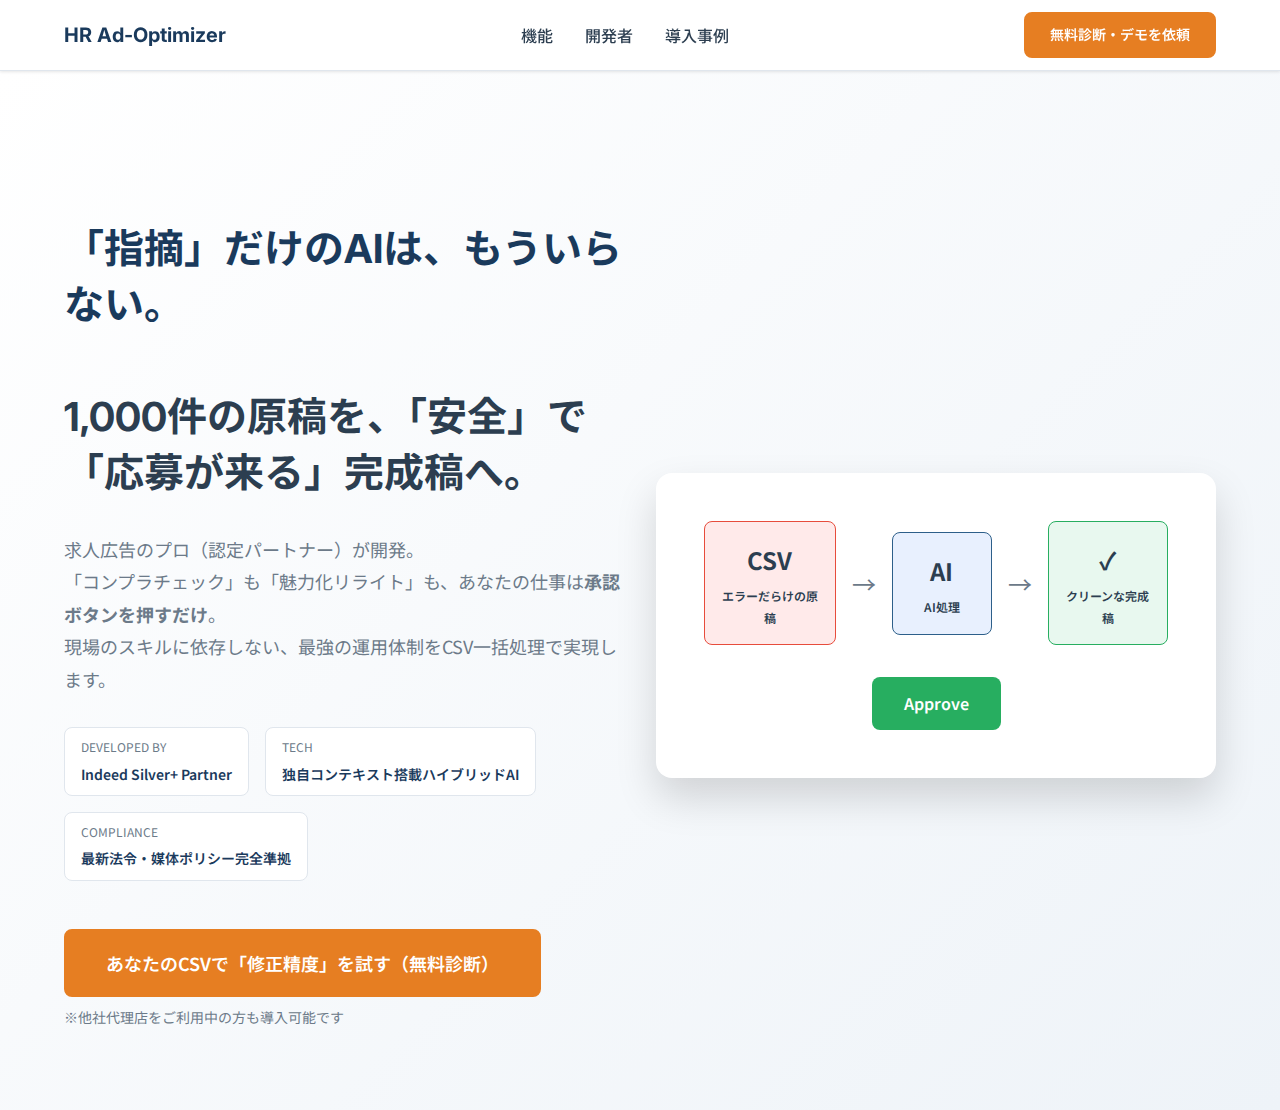
<file: index.html>
<!DOCTYPE html>
<html lang="ja">
<head>
  <meta charset="UTF-8">
  <meta name="viewport" content="width=device-width, initial-scale=1.0">
  <meta http-equiv="X-UA-Compatible" content="IE=edge">

  <!-- SEO Meta Tags -->
  <title>HR Ad-Optimizer - 求人原稿最適化プラットフォーム</title>
  <meta name="description" content="求人原稿最適化プラットフォーム - AI技術で求人広告のパフォーマンスを最大化">

  <!-- OGP Meta Tags -->
  <meta property="og:type" content="website">
  <meta property="og:title" content="HR Ad-Optimizer">
  <meta property="og:description" content="求人原稿最適化プラットフォーム">
  <meta property="og:site_name" content="HR Ad-Optimizer">
  <meta property="og:locale" content="ja_JP">

  <!-- Google Fonts -->
  <link rel="preconnect" href="https://fonts.googleapis.com">
  <link rel="preconnect" href="https://fonts.gstatic.com" crossorigin>
  <link href="https://fonts.googleapis.com/css2?family=Inter:wght@400;600;700&family=Noto+Sans+JP:wght@400;700&display=swap" rel="stylesheet">

  <!-- Stylesheets -->
  <link rel="stylesheet" href="css/reset.css">
  <link rel="stylesheet" href="css/style.css">
</head>
<body>
  <!-- Header -->
  <header id="header" class="header">
    <div class="container header__inner">
      <div class="header__logo">
        <a href="#">HR Ad-Optimizer</a>
      </div>
      <nav class="header__nav" id="nav">
        <ul class="header__nav-list">
          <li><a href="#features">機能</a></li>
          <li><a href="#authority">開発者</a></li>
          <li><a href="#usecases">導入事例</a></li>
        </ul>
      </nav>
      <a href="#cta" class="btn btn-primary header__cta">無料診断・デモを依頼</a>
      <button class="header__hamburger" id="hamburger" aria-label="メニュー">
        <span></span><span></span><span></span>
      </button>
    </div>
  </header>

  <!-- Main Content -->
  <main>
    <!-- Hero Section (First View) -->
    <section id="hero" class="hero section-padding">
      <div class="container grid grid-2 hero__inner">
        <div class="hero__content">
          <h1 class="hero__title">
            <span class="hero__title-accent">「指摘」だけのAIは、もういらない。</span><br>
            1,000件の原稿を、「安全」で「応募が来る」完成稿へ。
          </h1>
          <p class="hero__subtitle">
            求人広告のプロ（認定パートナー）が開発。<br>
            「コンプラチェック」も「魅力化リライト」も、あなたの仕事は<strong>承認ボタンを押すだけ</strong>。<br>
            現場のスキルに依存しない、最強の運用体制をCSV一括処理で実現します。
          </p>
          <div class="hero__badges">
            <div class="hero__badge">
              <span class="hero__badge-label">Developed by</span>
              <span class="hero__badge-value">Indeed Silver+ Partner</span>
            </div>
            <div class="hero__badge">
              <span class="hero__badge-label">Tech</span>
              <span class="hero__badge-value">独自コンテキスト搭載ハイブリッドAI</span>
            </div>
            <div class="hero__badge">
              <span class="hero__badge-label">Compliance</span>
              <span class="hero__badge-value">最新法令・媒体ポリシー完全準拠</span>
            </div>
          </div>
          <div class="hero__cta">
            <a href="#cta" class="btn btn-primary btn-lg">あなたのCSVで「修正精度」を試す（無料診断）</a>
            <p class="hero__cta-note">※他社代理店をご利用中の方も導入可能です</p>
          </div>
        </div>
        <div class="hero__visual">
          <div class="hero__mockup">
            <div class="hero__mockup-flow">
              <div class="hero__mockup-step hero__mockup-step--error">
                <div class="hero__mockup-icon">CSV</div>
                <div class="hero__mockup-label">エラーだらけの原稿</div>
              </div>
              <div class="hero__mockup-arrow">&rarr;</div>
              <div class="hero__mockup-step hero__mockup-step--process">
                <div class="hero__mockup-icon">AI</div>
                <div class="hero__mockup-label">AI処理</div>
              </div>
              <div class="hero__mockup-arrow">&rarr;</div>
              <div class="hero__mockup-step hero__mockup-step--clean">
                <div class="hero__mockup-icon">&#10003;</div>
                <div class="hero__mockup-label">クリーンな完成稿</div>
              </div>
            </div>
            <div class="hero__mockup-approve">
              <button class="hero__approve-btn">Approve</button>
            </div>
          </div>
        </div>
      </div>
    </section>

    <!-- Problems Section (Introduction & Challenges) -->
    <section id="problems"></section>

    <!-- Solution Section -->
    <section id="solution"></section>

    <!-- Features Section (Feature Details) -->
    <section id="features"></section>

    <!-- Evolution Section (Learning & Evolution) -->
    <section id="evolution"></section>

    <!-- Authority Section (Developer Information) -->
    <section id="authority"></section>

    <!-- Use Cases Section (Case Studies) -->
    <section id="usecases"></section>

    <!-- CTA Section (Closing) -->
    <section id="cta"></section>
  </main>

  <!-- Footer -->
  <footer></footer>

  <!-- JavaScript -->
  <script src="js/main.js" defer></script>
</body>
</html>
</file>
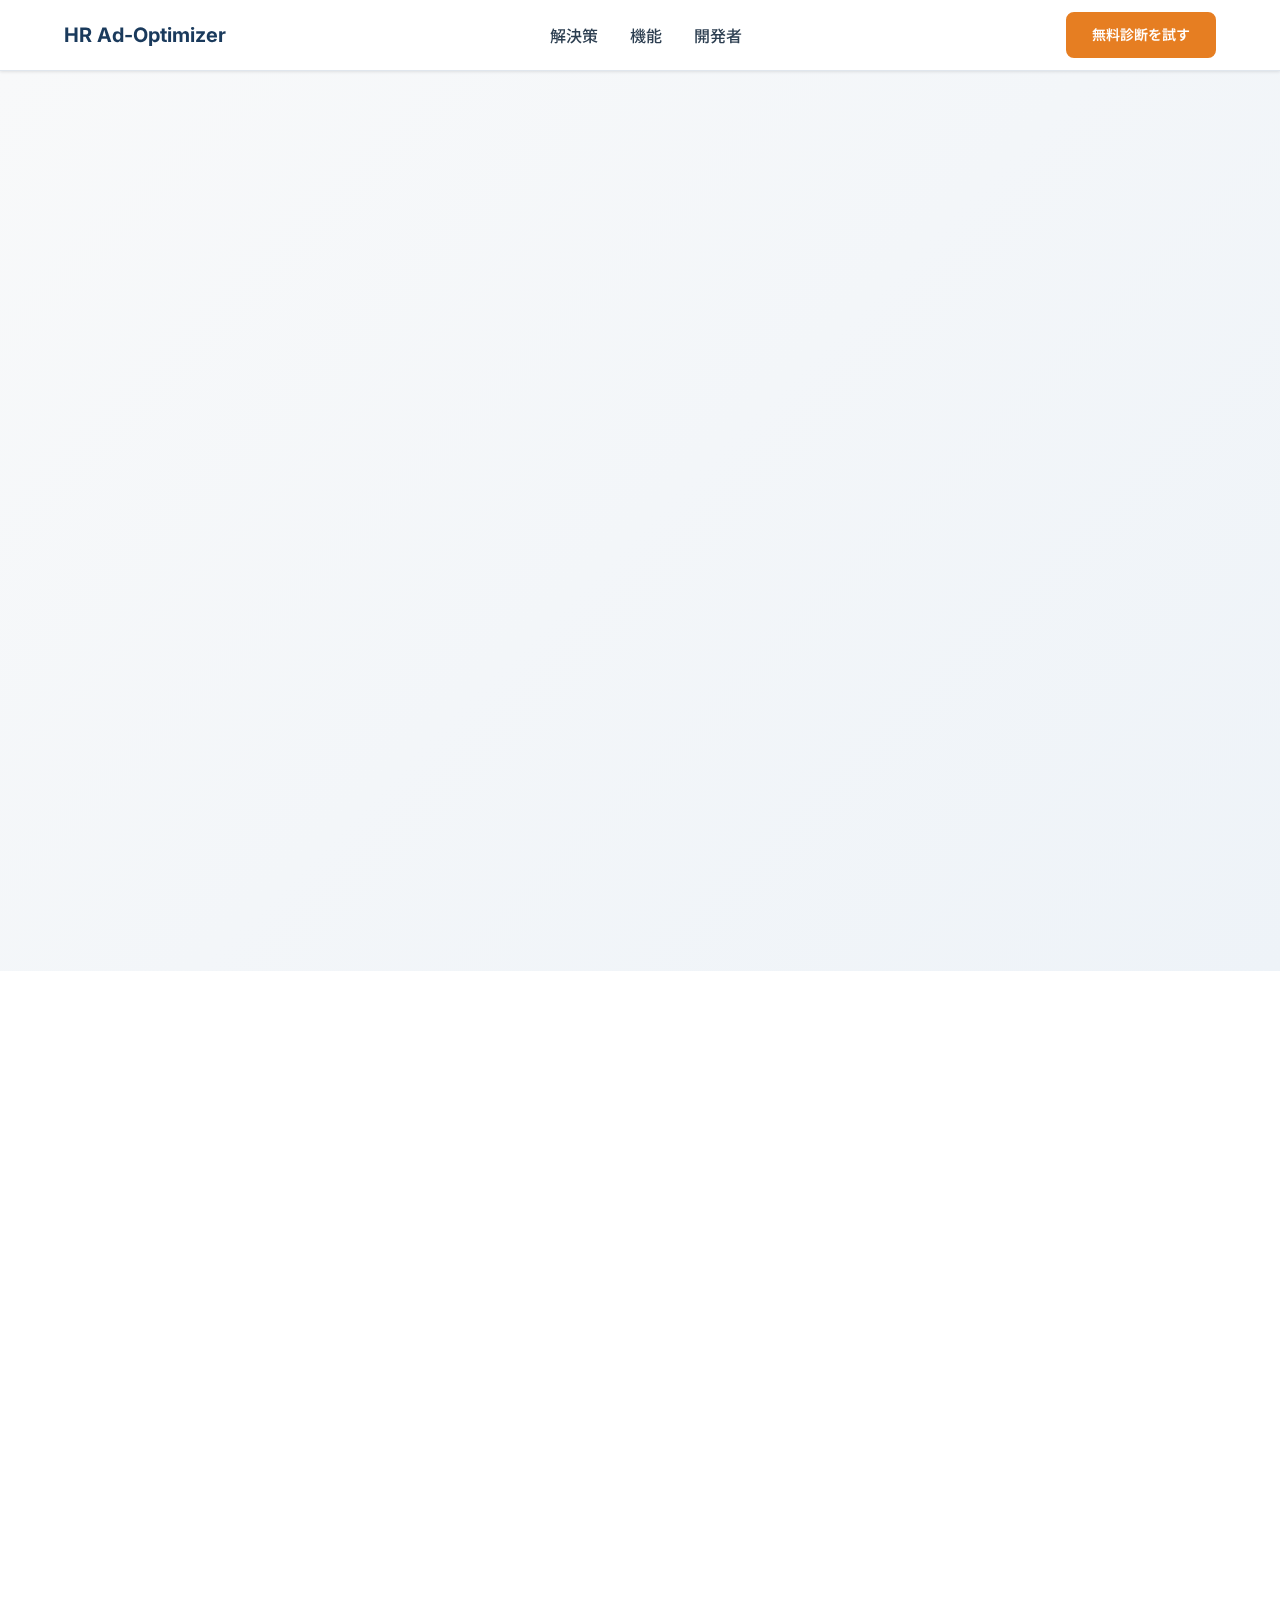
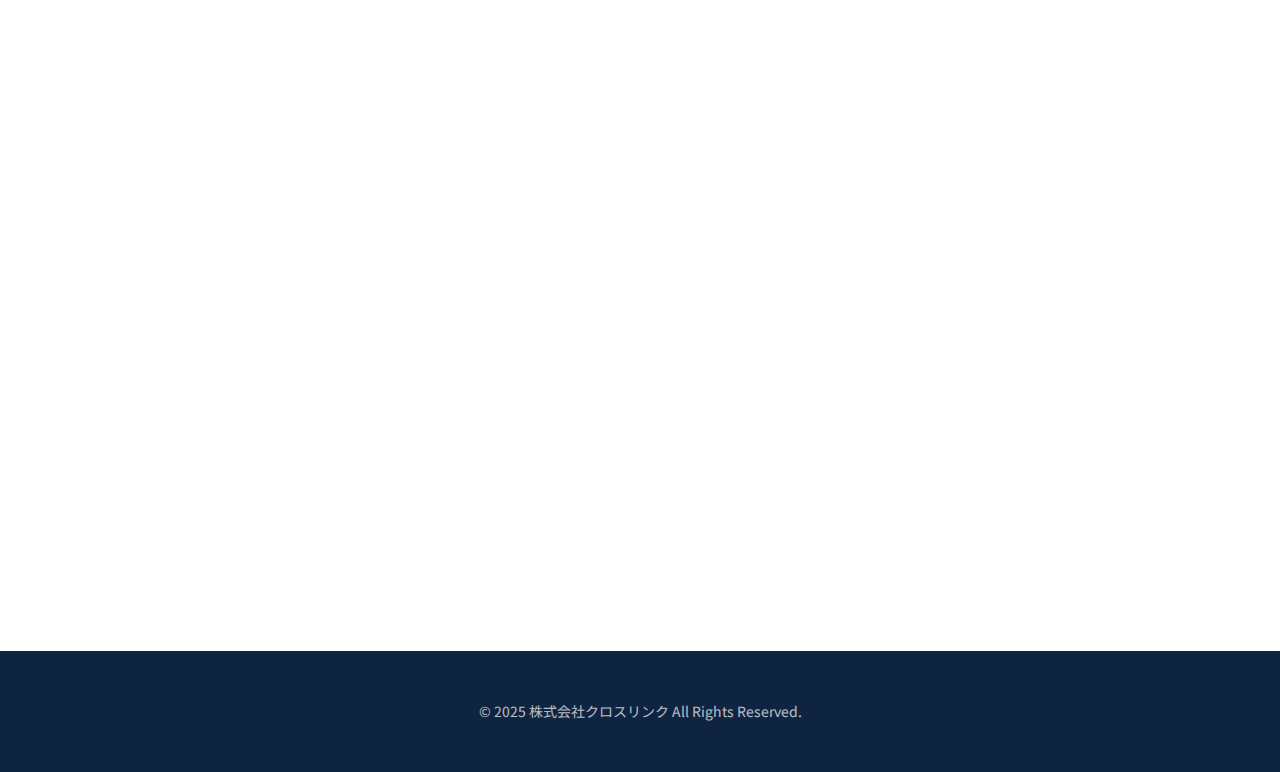
<file: pattern1.html>
<!DOCTYPE html>
<html lang="ja">
<head>
  <meta charset="UTF-8">
  <meta name="viewport" content="width=device-width, initial-scale=1.0">
  <title>HR Ad-Optimizer - パターン1: 感情訴求型</title>
  <meta name="description" content="求人原稿最適化プラットフォーム - 感情訴求型LP">
  <meta property="og:title" content="HR Ad-Optimizer">
  <meta property="og:description" content="「指摘」だけのAIは、もういらない。">
  <meta property="og:locale" content="ja_JP">
  <link rel="preconnect" href="https://fonts.googleapis.com">
  <link rel="preconnect" href="https://fonts.gstatic.com" crossorigin>
  <link href="https://fonts.googleapis.com/css2?family=Inter:wght@400;600;700&family=Noto+Sans+JP:wght@400;700&display=swap" rel="stylesheet">
  <link rel="stylesheet" href="css/reset.css">
  <link rel="stylesheet" href="css/common.css">
  <link rel="stylesheet" href="css/pattern1.css">
</head>
<body>
  <header id="header" class="header">
    <div class="container header__inner">
      <div class="header__logo"><a href="index.html">HR Ad-Optimizer</a></div>
      <nav class="header__nav" id="nav">
        <ul class="header__nav-list">
          <li><a href="#solution">解決策</a></li>
          <li><a href="#features">機能</a></li>
          <li><a href="#authority">開発者</a></li>
        </ul>
      </nav>
      <a href="#cta" class="btn btn-primary header__cta">無料診断を試す</a>
      <button class="header__hamburger" id="hamburger" aria-label="メニュー"><span></span><span></span><span></span></button>
    </div>
  </header>
  <main>
    <section id="hero" class="p1-hero section-padding"></section>
    <section id="reality" class="p1-reality section-padding"></section>
    <section id="solution" class="p1-solution section-padding"></section>
    <section id="attack" class="p1-attack section-padding"></section>
    <section id="defense" class="p1-defense section-padding"></section>
    <section id="evolution" class="p1-evolution section-padding"></section>
    <section id="authority" class="p1-authority section-padding"></section>
    <section id="usecases" class="p1-usecases section-padding"></section>
    <section id="cta" class="cta-section section-padding"></section>
  </main>
  <footer class="footer">
    <div class="container">
      <p class="footer__text">&copy; 2025 株式会社クロスリンク All Rights Reserved.</p>
    </div>
  </footer>
  <script src="js/main.js" defer></script>
</body>
</html>
</file>
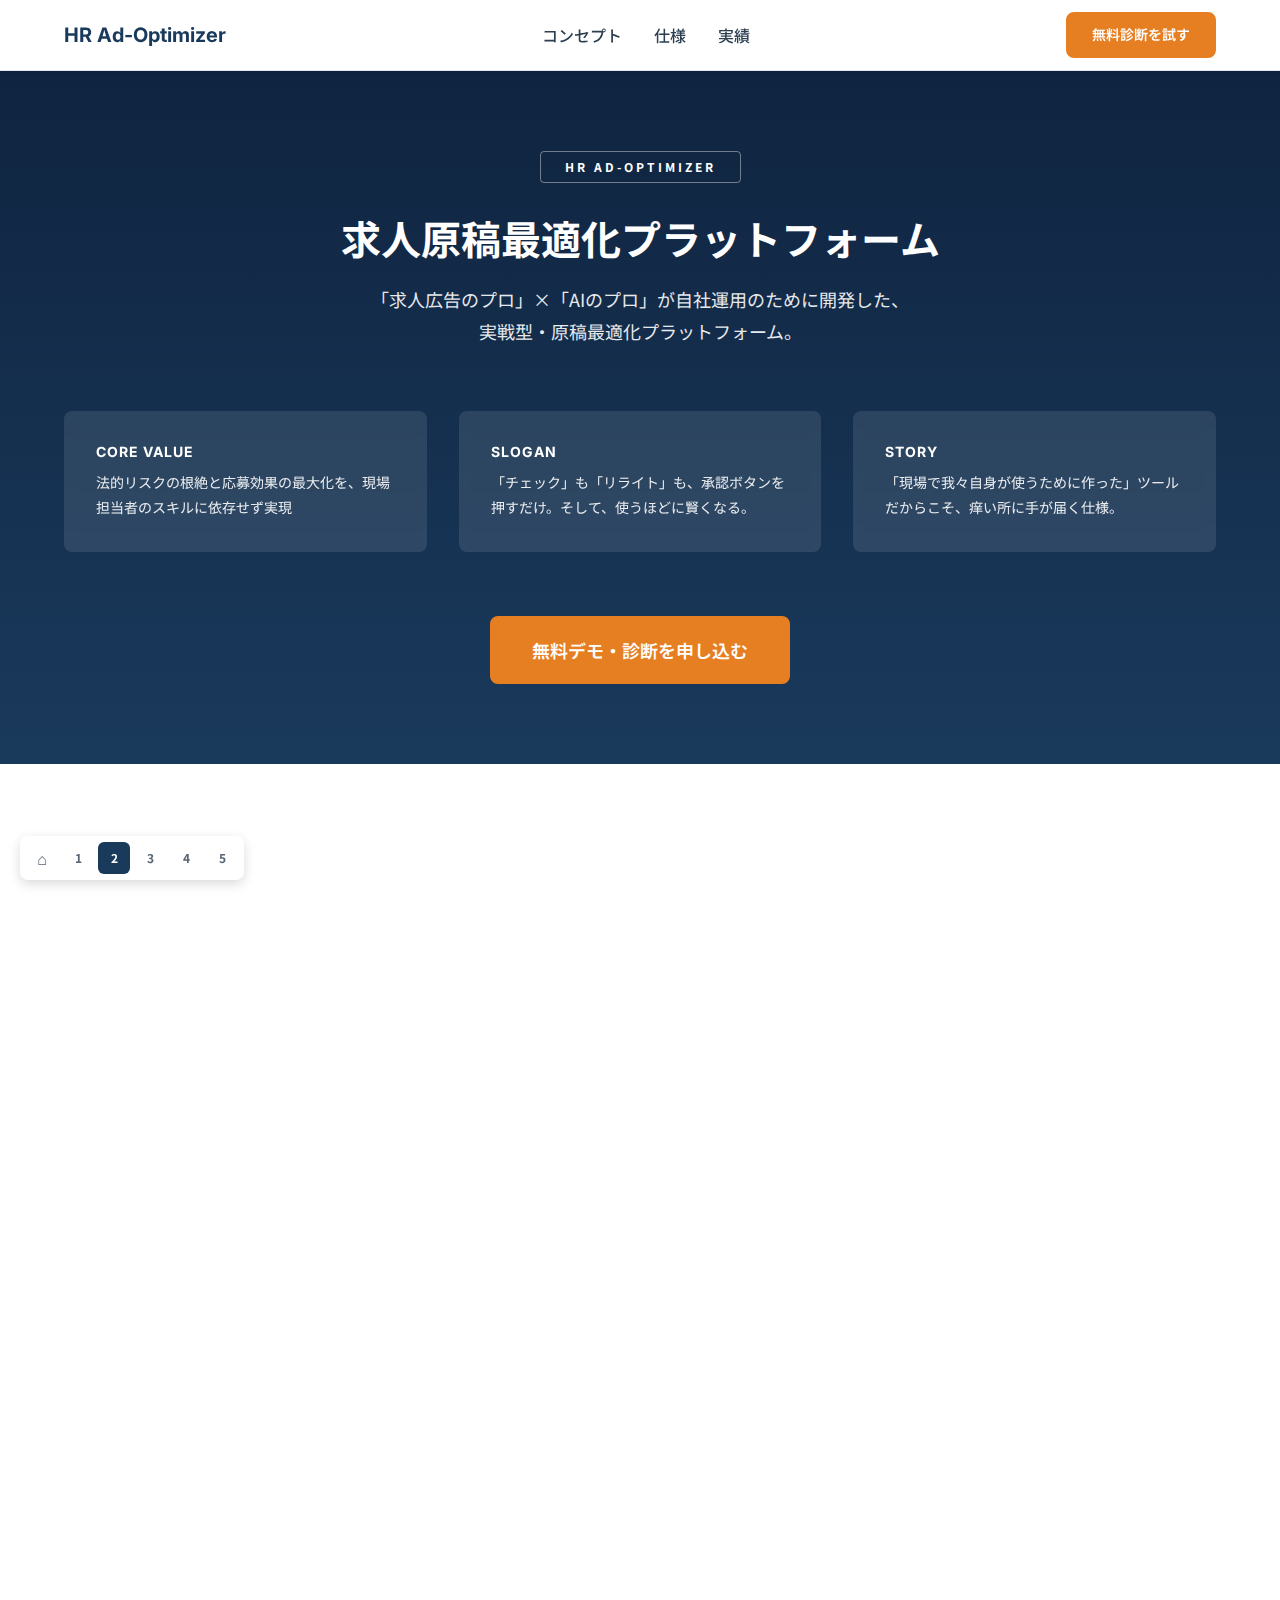
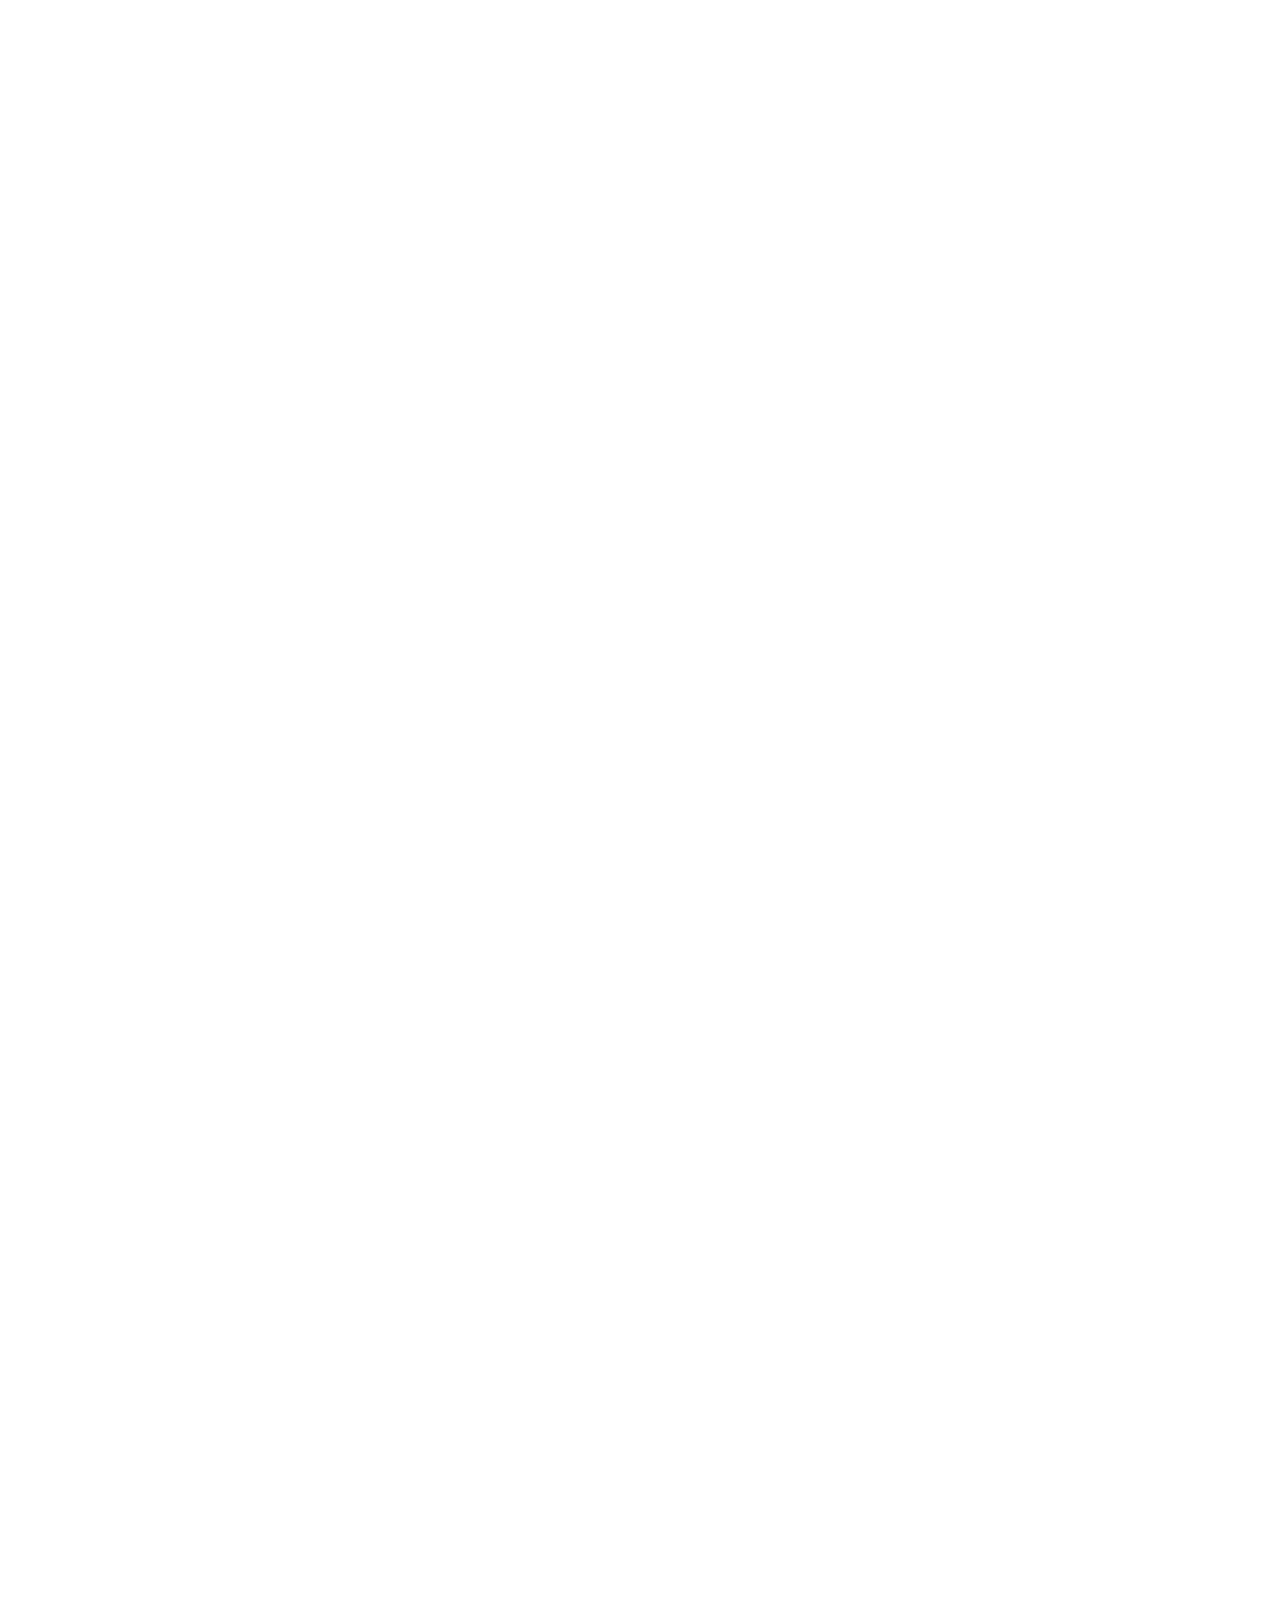
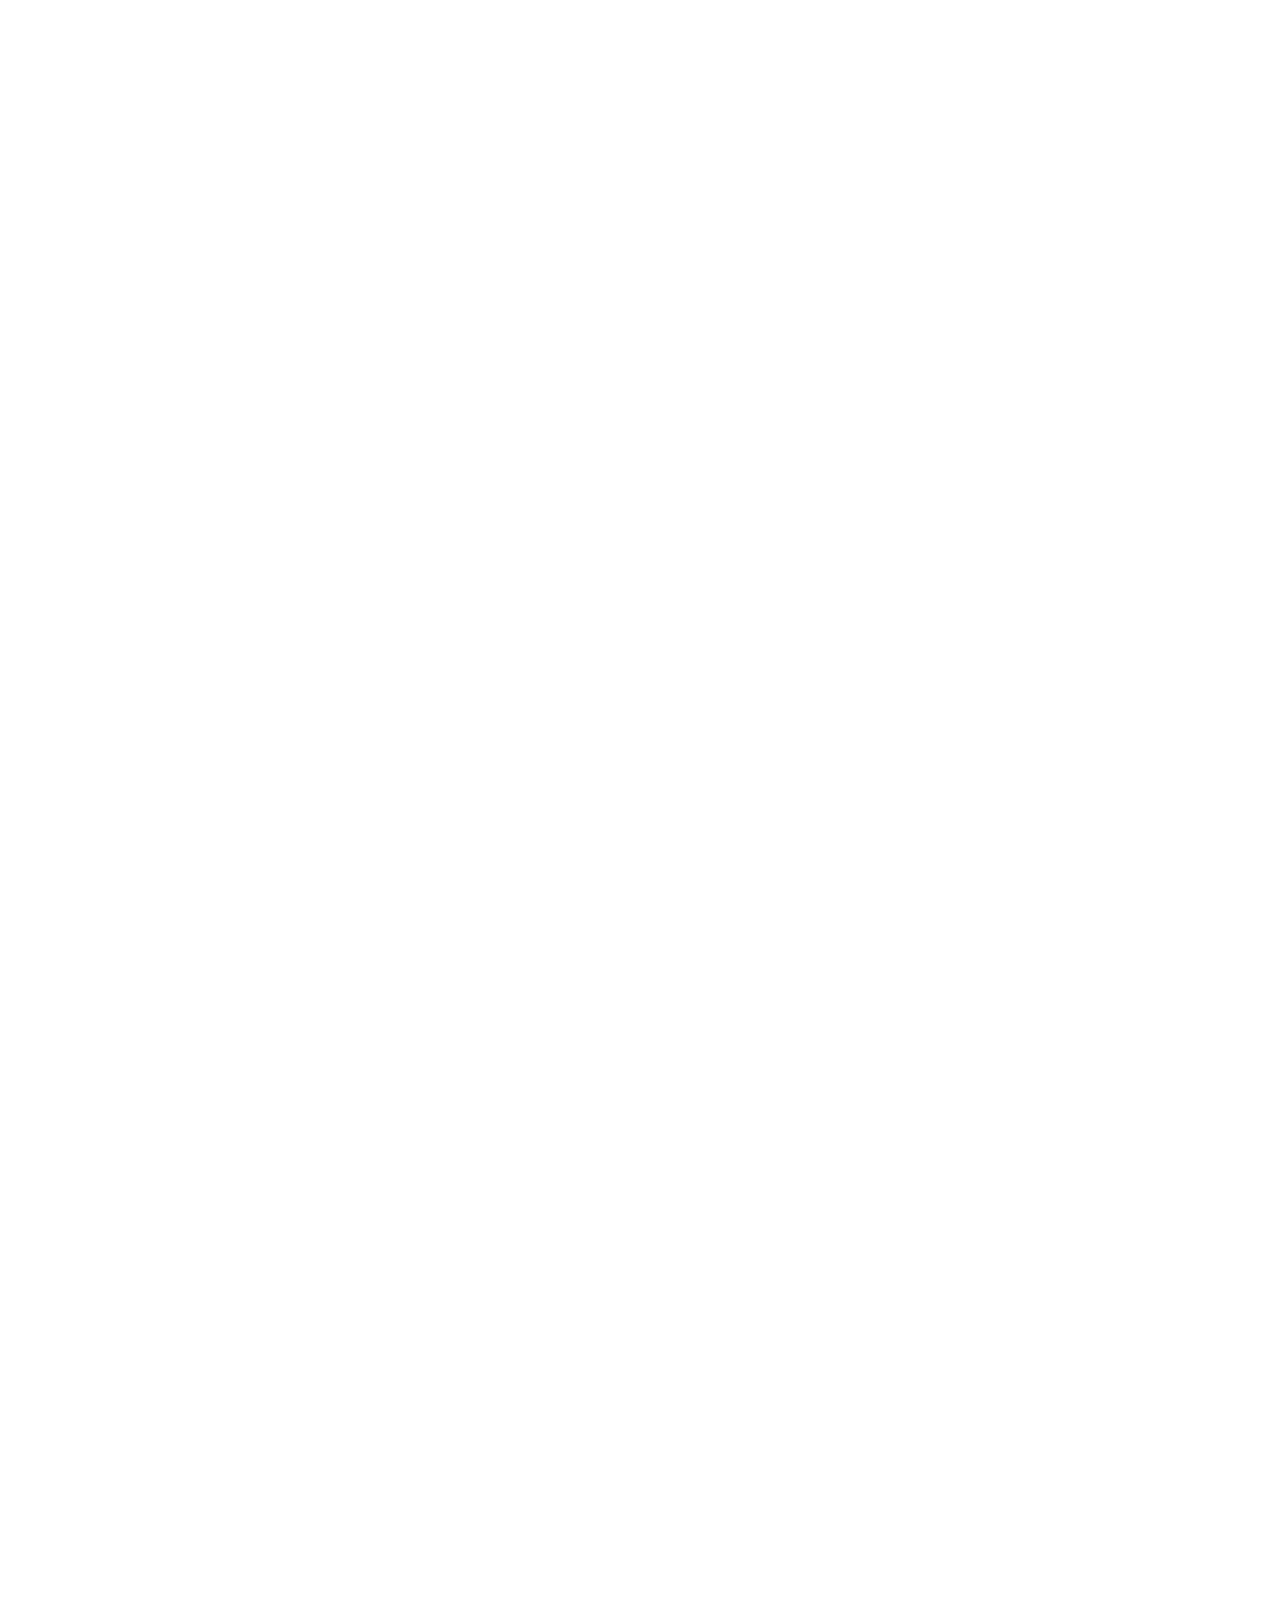
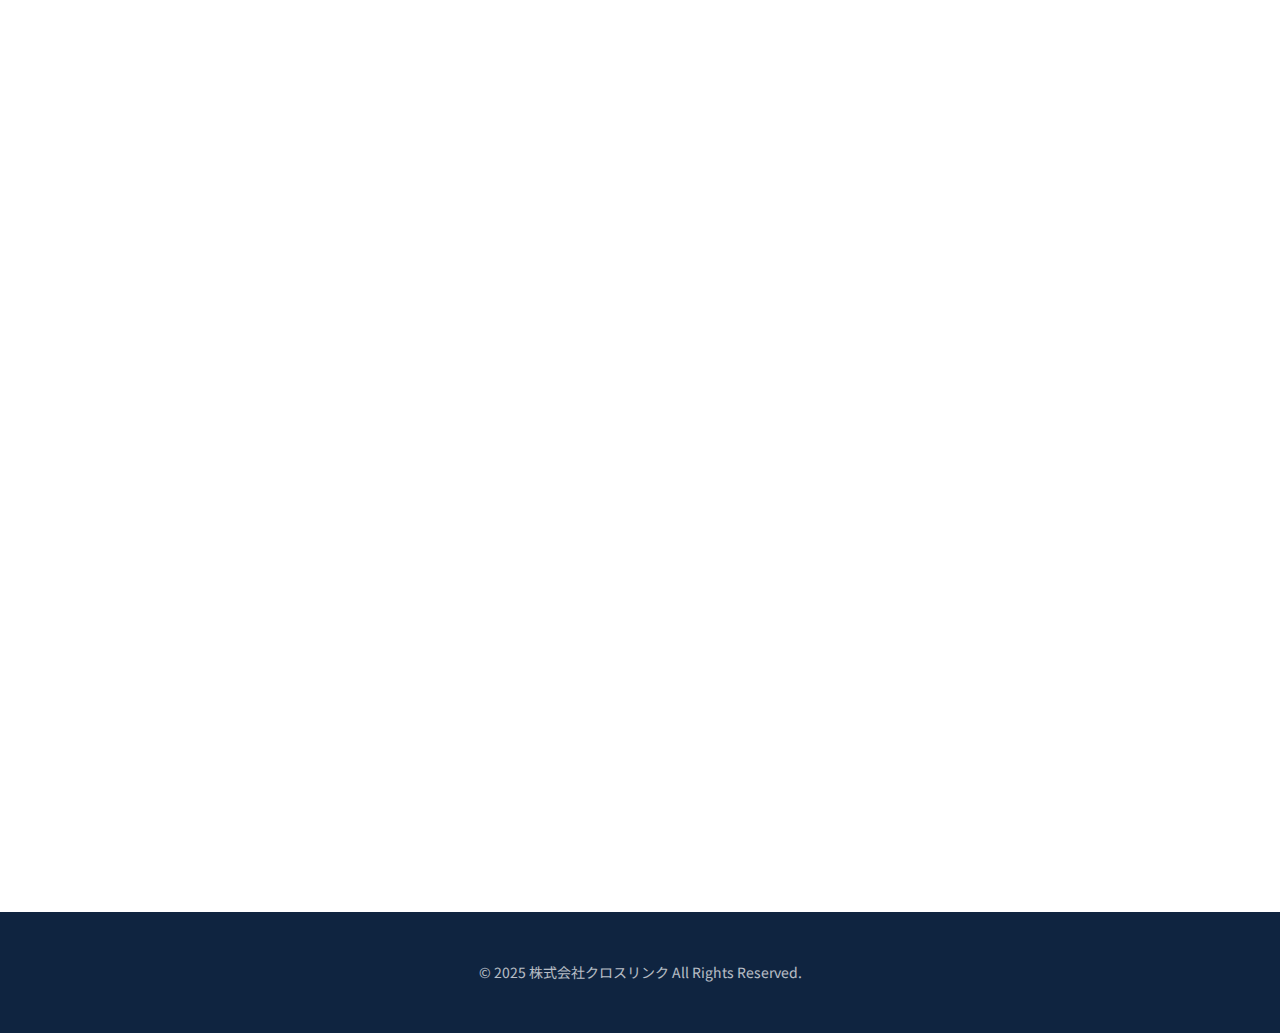
<file: pattern2.html>
<!DOCTYPE html>
<html lang="ja">
<head>
  <meta charset="UTF-8">
  <meta name="viewport" content="width=device-width, initial-scale=1.0">
  <title>HR Ad-Optimizer - パターン2: ロジカル訴求型</title>
  <meta name="description" content="求人原稿最適化プラットフォーム - ロジカル訴求型LP">
  <meta property="og:title" content="HR Ad-Optimizer">
  <meta property="og:description" content="プロダクトの技術力とシステム仕様を論理的に訴求">
  <meta property="og:locale" content="ja_JP">
  <link rel="preconnect" href="https://fonts.googleapis.com">
  <link rel="preconnect" href="https://fonts.gstatic.com" crossorigin>
  <link href="https://fonts.googleapis.com/css2?family=Inter:wght@400;600;700&family=Noto+Sans+JP:wght@400;700&display=swap" rel="stylesheet">
  <link rel="stylesheet" href="css/reset.css">
  <link rel="stylesheet" href="css/common.css">
  <link rel="stylesheet" href="css/pattern2.css">
</head>
<body>
  <header id="header" class="header">
    <div class="container header__inner">
      <div class="header__logo"><a href="index.html">HR Ad-Optimizer</a></div>
      <nav class="header__nav" id="nav">
        <ul class="header__nav-list">
          <li><a href="#system">コンセプト</a></li>
          <li><a href="#engine">仕様</a></li>
          <li><a href="#positioning">実績</a></li>
        </ul>
      </nav>
      <a href="#cta" class="btn btn-primary header__cta">無料診断を試す</a>
      <button class="header__hamburger" id="hamburger" aria-label="メニュー" aria-expanded="false"><span></span><span></span><span></span></button>
    </div>
  </header>
  <main>
    <!-- Section 1: Concept (FV) -->
    <section id="concept" class="p2-concept section-padding">
      <div class="container p2-concept__inner">
        <div class="p2-concept__badge">HR Ad-Optimizer</div>
        <h1 class="p2-concept__title">求人原稿最適化プラットフォーム</h1>
        <p class="p2-concept__core">「求人広告のプロ」×「AIのプロ」が自社運用のために開発した、<br>実戦型・原稿最適化プラットフォーム。</p>
        <div class="p2-concept__values">
          <div class="p2-concept__value">
            <h3>Core Value</h3>
            <p>法的リスクの根絶と応募効果の最大化を、現場担当者のスキルに依存せず実現</p>
          </div>
          <div class="p2-concept__value">
            <h3>Slogan</h3>
            <p>「チェック」も「リライト」も、承認ボタンを押すだけ。そして、使うほどに賢くなる。</p>
          </div>
          <div class="p2-concept__value">
            <h3>Story</h3>
            <p>「現場で我々自身が使うために作った」ツールだからこそ、痒い所に手が届く仕様。</p>
          </div>
        </div>
        <a href="#cta" class="btn btn-primary btn-lg">無料デモ・診断を申し込む</a>
      </div>
    </section>

    <!-- Section 2: Target -->
    <section id="target" class="p2-target section-padding">
      <div class="container">
        <h2 class="section-title">ターゲット戦略</h2>
        <p class="section-subtitle">求人原稿の運用体制を問わず、多数の原稿に関わる全てのプレイヤーが対象。</p>
        <div class="grid grid-3 p2-target__cards">
          <div class="p2-target__card p2-target__card--main">
            <span class="p2-target__tag">Main Target</span>
            <h3>人材派遣会社</h3>
            <p>全国に多数の営業拠点を持ち、常時大量の案件が稼働している企業。</p>
            <div class="p2-target__sub">
              <span>内製化企業:</span> 自社で作成・運用しているが、工数と質に課題
            </div>
            <div class="p2-target__sub">
              <span>代理店利用企業:</span> スピード感や原稿の質を自社でコントロールしたい
            </div>
          </div>
          <div class="p2-target__card">
            <span class="p2-target__tag">Sub Target 1</span>
            <h3>多店舗展開・事業会社</h3>
            <p>飲食、小売、サービス業、FC本部など。本部の少人数で全店舗の原稿を管理。</p>
          </div>
          <div class="p2-target__card">
            <span class="p2-target__tag">Sub Target 2</span>
            <h3>求人広告代理店</h3>
            <p>クライアントの原稿制作・運用を代行する同業他社。制作工数の削減が課題。</p>
          </div>
        </div>
      </div>
    </section>

    <!-- Section 3: Pain -->
    <section id="pain" class="p2-pain section-padding">
      <div class="container">
        <h2 class="section-title">共通する深い悩み（Pain）</h2>
        <div class="p2-pain__list">
          <div class="p2-pain__item">
            <div class="p2-pain__icon">&#9888;</div>
            <div>
              <h3>質と量のジレンマ</h3>
              <p>営業が多忙でヒアリングができず、原稿の作成能力も低いため、薄い原稿が量産。応募が来ない。</p>
            </div>
          </div>
          <div class="p2-pain__item">
            <div class="p2-pain__icon">&#128274;</div>
            <div>
              <h3>コンプラ崩壊の危機</h3>
              <p>拠点ごとにリテラシーが異なり、法・媒体ポリシー違反が野放し。アカウント停止に怯えている。</p>
            </div>
          </div>
          <div class="p2-pain__item">
            <div class="p2-pain__icon">&#128683;</div>
            <div>
              <h3>修正の放棄</h3>
              <p>指摘されても修正作業が追いつかず、結局放置されている。</p>
            </div>
          </div>
          <div class="p2-pain__item">
            <div class="p2-pain__icon">&#129302;</div>
            <div>
              <h3>AIツールへの失望</h3>
              <p>「違反の可能性があります」という曖昧かつ大量の指摘にうんざり。「適切な分量」と「明確な修正案」だけが欲しい。</p>
            </div>
          </div>
        </div>
      </div>
    </section>

    <!-- Section 4: System -->
    <section id="system" class="p2-system section-padding">
      <div class="container">
        <h2 class="section-title">システム仕様・処理モード</h2>
        <p class="section-subtitle">CSV一括アップロード → AI処理 → 承認(Human-in-the-Loop) → CSV出力</p>
        <div class="p2-system__modes">
          <h3>選択可能な3つの処理モード</h3>
          <div class="p2-system__mode-table">
            <div class="p2-system__mode p2-system__mode--full">
              <span class="p2-system__mode-tag">Mode A</span>
              <h4>フルオート</h4>
              <p>魅力化リライト → リーガルチェック</p>
              <small>矛盾のない正しいフローで最適化</small>
            </div>
            <div class="p2-system__mode">
              <span class="p2-system__mode-tag">Mode B</span>
              <h4>魅力化のみ</h4>
              <p>リライトだけ実行</p>
              <small>表現の幅を広げたい時</small>
            </div>
            <div class="p2-system__mode">
              <span class="p2-system__mode-tag">Mode C</span>
              <h4>リーガルのみ</h4>
              <p>コンプラチェックだけ実行</p>
              <small>入稿直前の最終確認</small>
            </div>
          </div>
        </div>
      </div>
    </section>

    <!-- Section 5: Engine -->
    <section id="engine" class="p2-engine section-padding">
      <div class="container">
        <h2 class="section-title">ハイブリッド・エンジン</h2>
        <div class="grid grid-2 p2-engine__grid">
          <div class="p2-engine__block">
            <span class="p2-engine__tag p2-engine__tag--attack">A. 攻め ─ 魅力化リライト</span>
            <ul class="p2-engine__list">
              <li><strong>インサイト注入:</strong> 職種ごとの「求職者インサイト」と「反応が良いキーワード」をAIに学習</li>
              <li><strong>ヒアリングレス・ライティング:</strong> 入力情報が薄くてもターゲットに刺さる文章へ自動化粧直し</li>
            </ul>
          </div>
          <div class="p2-engine__block">
            <span class="p2-engine__tag p2-engine__tag--defense">B. 守り ─ リーガル＆ポリシーチェック</span>
            <ul class="p2-engine__list">
              <li><strong>フィードバック最適化:</strong> 過剰指摘排除、「修正理由」と「修正案」のみ提示</li>
              <li><strong>男女雇用機会均等法:</strong> 性別限定表現の検知・修正</li>
              <li><strong>労働施策総合推進法:</strong> 年齢制限の検知・修正</li>
              <li><strong>職安法・労基法:</strong> 最低賃金(地域別DB照合)、固定残業代3点セット</li>
              <li><strong>媒体ポリシー:</strong> スパム判定、透明性、おとり求人リスク</li>
            </ul>
          </div>
        </div>
      </div>
    </section>

    <!-- Section 6: Approval -->
    <section id="approval" class="p2-approval section-padding">
      <div class="container">
        <h2 class="section-title">承認制ビフォーアフターUI</h2>
        <div class="p2-approval__demo">
          <div class="p2-approval__ui">
            <div class="p2-approval__side p2-approval__side--before">
              <h4>元原稿</h4>
              <div class="p2-approval__content">工場のライン作業です。誰でもできます。時給1,200円。</div>
            </div>
            <div class="p2-approval__side p2-approval__side--after">
              <h4>AI修正案</h4>
              <div class="p2-approval__content">コツコツ作業が得意な方に最適！接客なしで、自分のペースで集中できるライン作業です。時給1,200円〜。</div>
              <div class="p2-approval__reason">修正理由: 求職者インサイトに基づく訴求力向上</div>
            </div>
          </div>
          <div class="p2-approval__actions">
            <button class="p2-approval__btn p2-approval__btn--approve">承認</button>
            <button class="p2-approval__btn p2-approval__btn--reject">却下</button>
            <button class="p2-approval__btn p2-approval__btn--edit">手動修正して承認</button>
          </div>
        </div>
      </div>
    </section>

    <!-- Section 7: Learning -->
    <section id="learning" class="p2-learning section-padding">
      <div class="container">
        <h2 class="section-title">学習機能（Learning Loop）</h2>
        <div class="grid grid-3 p2-learning__items">
          <div class="p2-learning__item">
            <h3>修正履歴の学習</h3>
            <p>ユーザーの「手動修正」をシステムが学習し、次回の推論精度を向上。</p>
          </div>
          <div class="p2-learning__item">
            <h3>学習ON/OFF機能</h3>
            <p>ON: 自社データで精度向上。OFF: セキュリティ要件でデータ学習させたくない場合。</p>
          </div>
          <div class="p2-learning__item">
            <h3>Global Update</h3>
            <p>法改正や媒体アルゴリズム変更を、システム全体へ即時反映。</p>
          </div>
        </div>
      </div>
    </section>

    <!-- Section 8: Positioning -->
    <section id="positioning" class="p2-positioning section-padding">
      <div class="container">
        <div class="p2-positioning__card">
          <h2>ポジショニングと権威性</h2>
          <p class="p2-positioning__lead">「システム会社」ではなく「求人広告のプロ」が開発</p>
          <div class="p2-positioning__grid">
            <div class="p2-positioning__item">
              <strong>開発元</strong>
              <p>株式会社クロスリンク</p>
            </div>
            <div class="p2-positioning__item">
              <strong>Indeed</strong>
              <p>シルバープラス 認定パートナー</p>
            </div>
            <div class="p2-positioning__item">
              <strong>求人ボックス</strong>
              <p>認定パートナー（★★ ダブルスター）</p>
            </div>
            <div class="p2-positioning__item">
              <strong>実戦知</strong>
              <p>日々変化するアルゴリズムを自社運用現場からリアルタイムで反映</p>
            </div>
            <div class="p2-positioning__item">
              <strong>独自データ</strong>
              <p>数万件の運用実績に基づく「反応が良い原稿」のビッグデータ実装済み</p>
            </div>
            <div class="p2-positioning__item">
              <strong>安心感</strong>
              <p>「自分たちが使うために作った」というストーリーが最大の信頼担保</p>
            </div>
          </div>
        </div>
      </div>
    </section>

    <!-- Section 9: CTA -->
    <section id="cta" class="cta-section section-padding">
      <div class="container">
        <h2>まずは、現在のCSV原稿で<br>「実力」を試してください。</h2>
        <p>無料で「リスク診断」と「魅力化リライト」を実施。<br>CSVをお持ちいただければ、その場で解析可能です。</p>
        <a href="#" class="btn btn-primary btn-lg">無料デモ・診断を申し込む</a>
        <p class="cta-note">※オンラインでのデモ実施中</p>
      </div>
    </section>
  </main>
  <footer class="footer">
    <div class="container">
      <p class="footer__text">&copy; 2025 株式会社クロスリンク All Rights Reserved.</p>
    </div>
  </footer>
  <nav class="pattern-switcher" aria-label="パターン切替">
    <a href="index.html" class="pattern-switcher__link pattern-switcher__link--home" title="パターン選択に戻る">⌂</a>
    <a href="pattern1.html" class="pattern-switcher__link" title="パターン1">1</a>
    <a href="pattern2.html" class="pattern-switcher__link pattern-switcher__link--active" title="パターン2">2</a>
    <a href="pattern3.html" class="pattern-switcher__link" title="パターン3">3</a>
    <a href="pattern4.html" class="pattern-switcher__link" title="パターン4">4</a>
    <a href="pattern5.html" class="pattern-switcher__link" title="パターン5">5</a>
  </nav>
  <script src="js/main.js" defer></script>
</body>
</html>
</file>
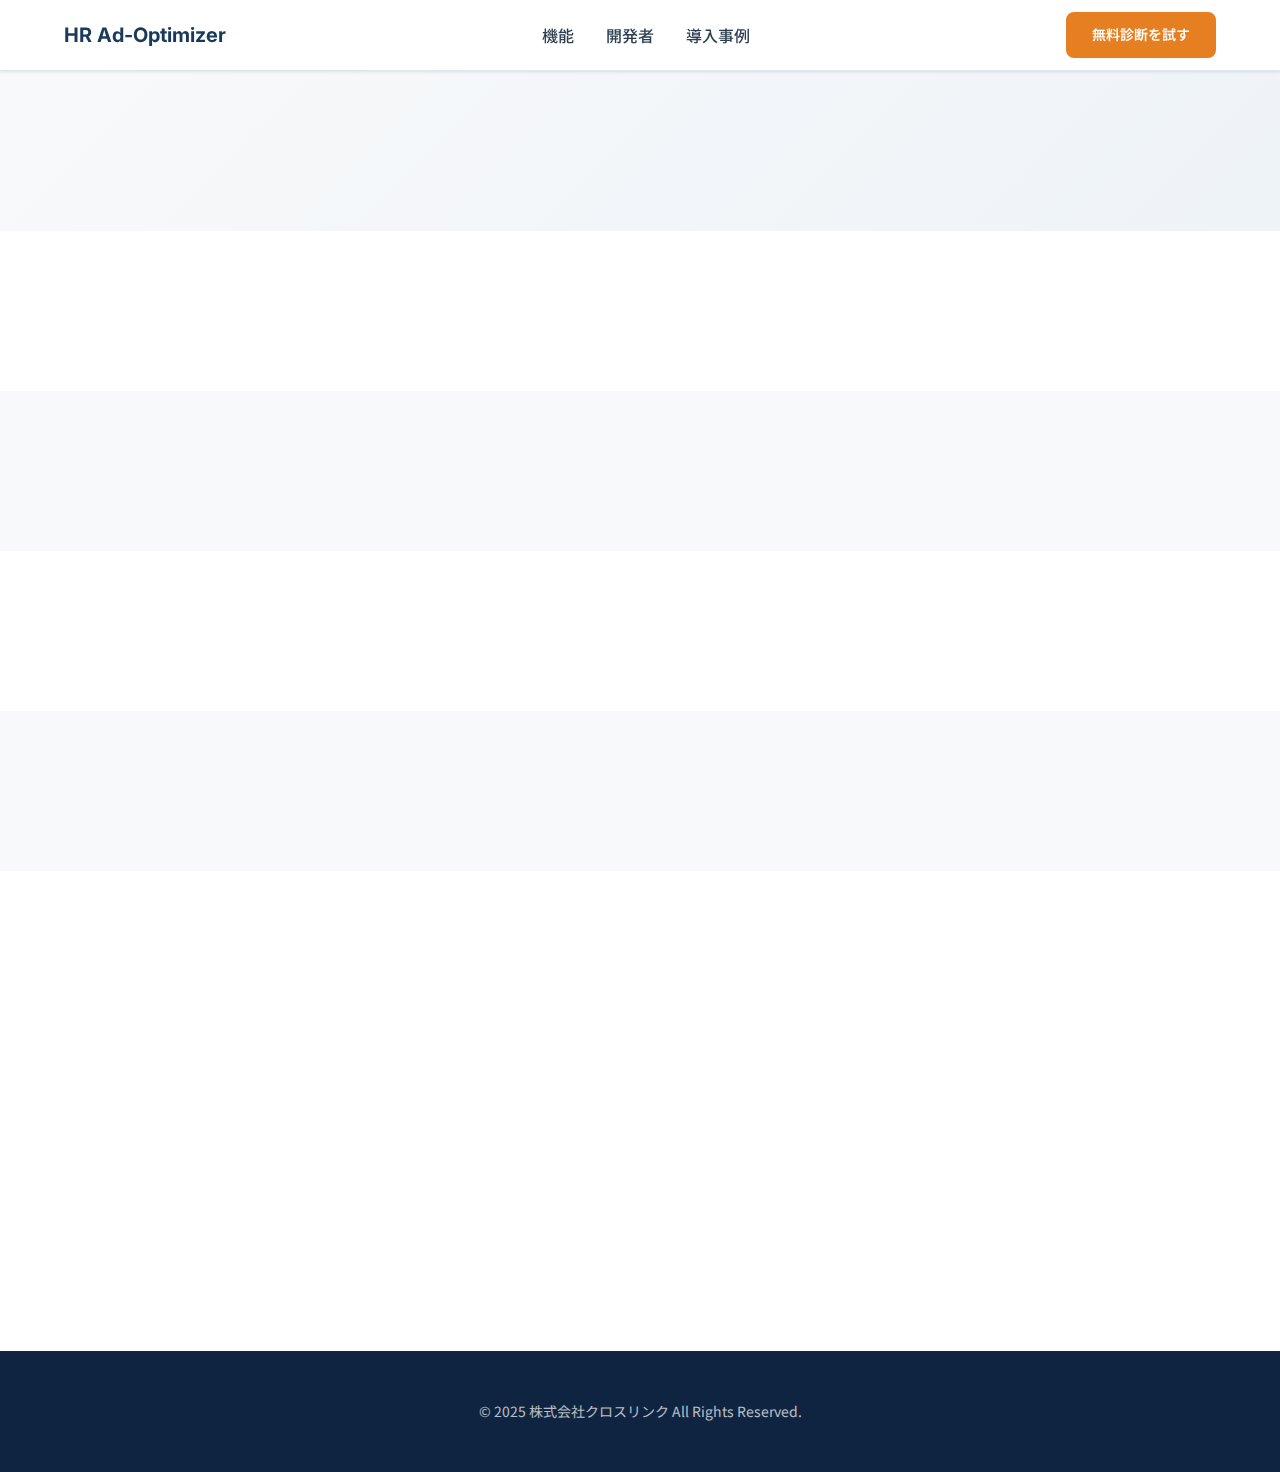
<file: pattern3.html>
<!DOCTYPE html>
<html lang="ja">
<head>
  <meta charset="UTF-8">
  <meta name="viewport" content="width=device-width, initial-scale=1.0">
  <title>HR Ad-Optimizer - パターン3: ビジュアル訴求型</title>
  <meta name="description" content="求人原稿最適化プラットフォーム - ビジュアル訴求型LP">
  <meta property="og:title" content="HR Ad-Optimizer">
  <meta property="og:description" content="UIモックアップとステップフローで直感的に伝える">
  <meta property="og:locale" content="ja_JP">
  <link rel="preconnect" href="https://fonts.googleapis.com">
  <link rel="preconnect" href="https://fonts.gstatic.com" crossorigin>
  <link href="https://fonts.googleapis.com/css2?family=Inter:wght@400;600;700&family=Noto+Sans+JP:wght@400;700&display=swap" rel="stylesheet">
  <link rel="stylesheet" href="css/reset.css">
  <link rel="stylesheet" href="css/common.css">
  <link rel="stylesheet" href="css/pattern3.css">
</head>
<body>
  <header id="header" class="header">
    <div class="container header__inner">
      <div class="header__logo"><a href="index.html">HR Ad-Optimizer</a></div>
      <nav class="header__nav" id="nav">
        <ul class="header__nav-list">
          <li><a href="#features">機能</a></li>
          <li><a href="#authority">開発者</a></li>
          <li><a href="#usecases">導入事例</a></li>
        </ul>
      </nav>
      <a href="#cta" class="btn btn-primary header__cta">無料診断を試す</a>
      <button class="header__hamburger" id="hamburger" aria-label="メニュー"><span></span><span></span><span></span></button>
    </div>
  </header>
  <main>
    <section id="hero" class="p3-hero section-padding"></section>
    <section id="problems" class="p3-problems section-padding"></section>
    <section id="solution" class="p3-solution section-padding"></section>
    <section id="features" class="p3-features section-padding"></section>
    <section id="evolution" class="p3-evolution section-padding"></section>
    <section id="authority" class="p3-authority section-padding"></section>
    <section id="usecases" class="p3-usecases section-padding"></section>
    <section id="cta" class="cta-section section-padding"></section>
  </main>
  <footer class="footer">
    <div class="container">
      <p class="footer__text">&copy; 2025 株式会社クロスリンク All Rights Reserved.</p>
    </div>
  </footer>
  <script src="js/main.js" defer></script>
</body>
</html>
</file>
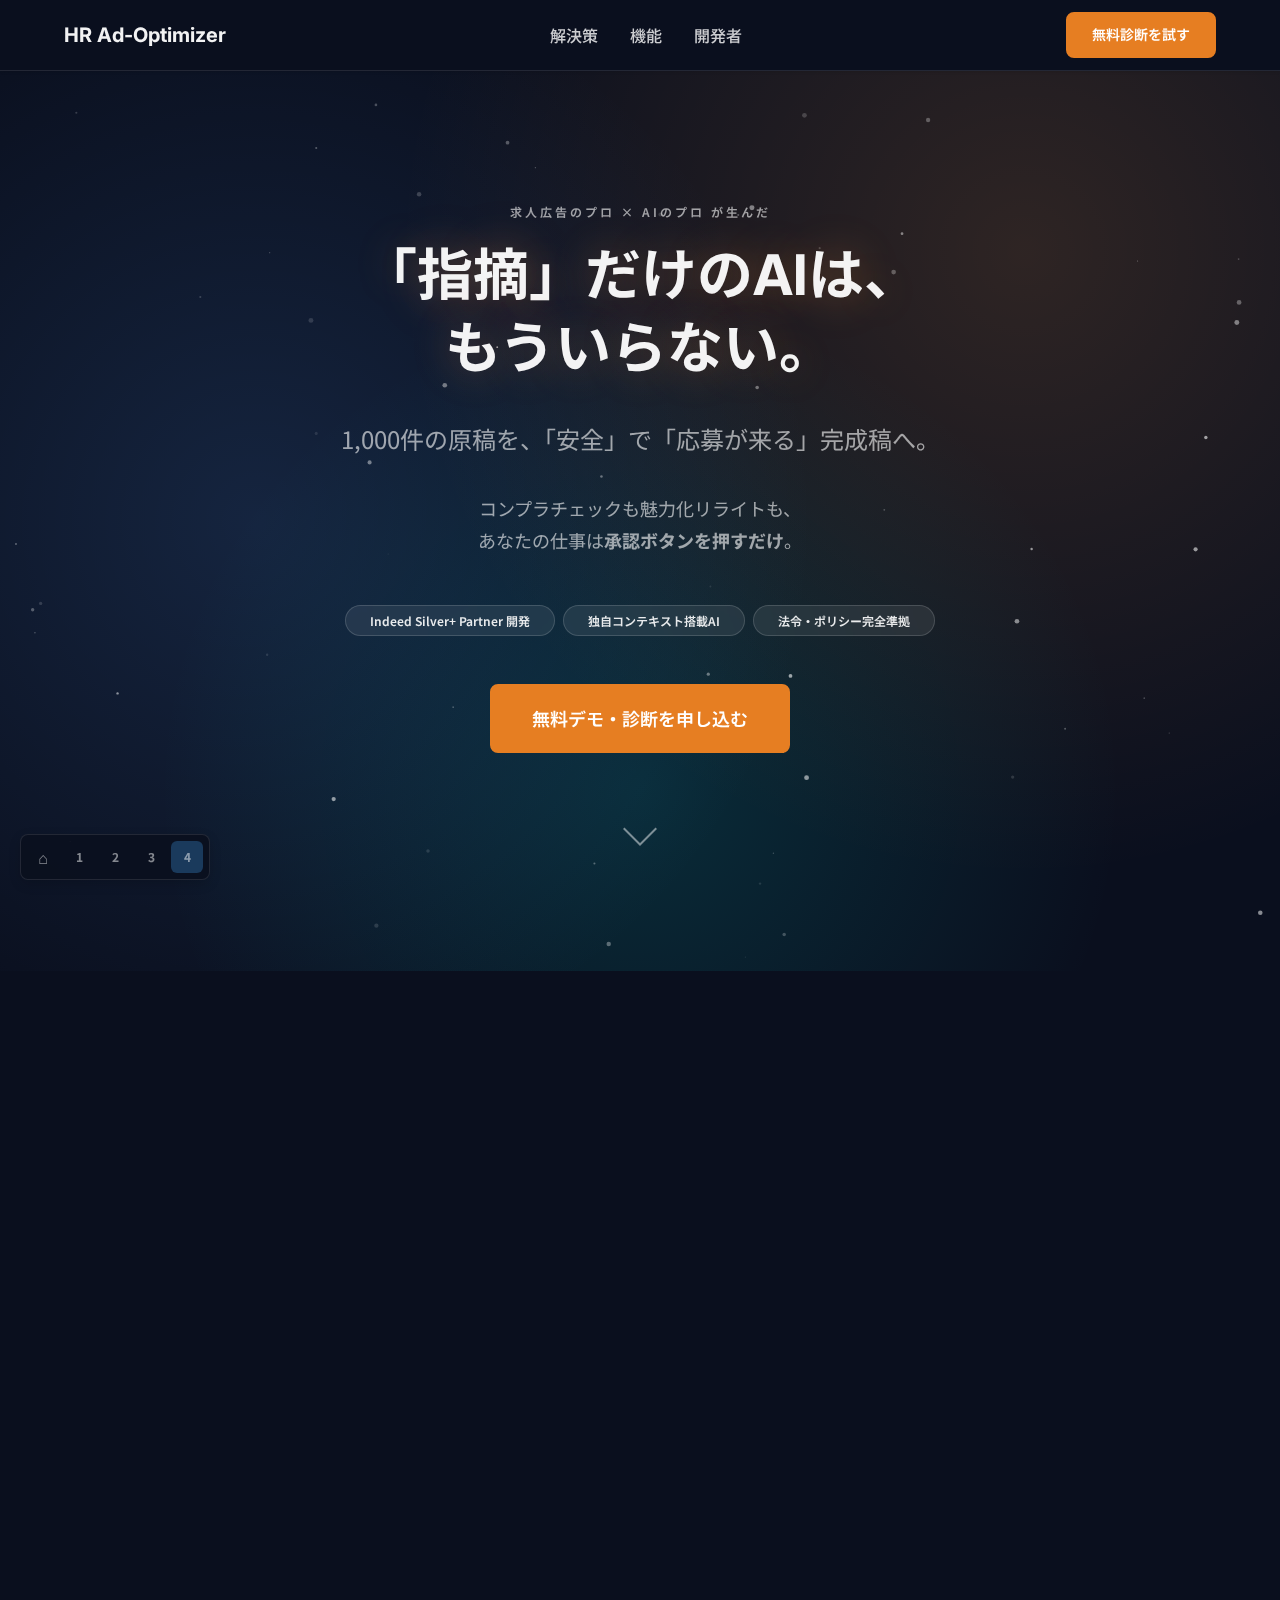
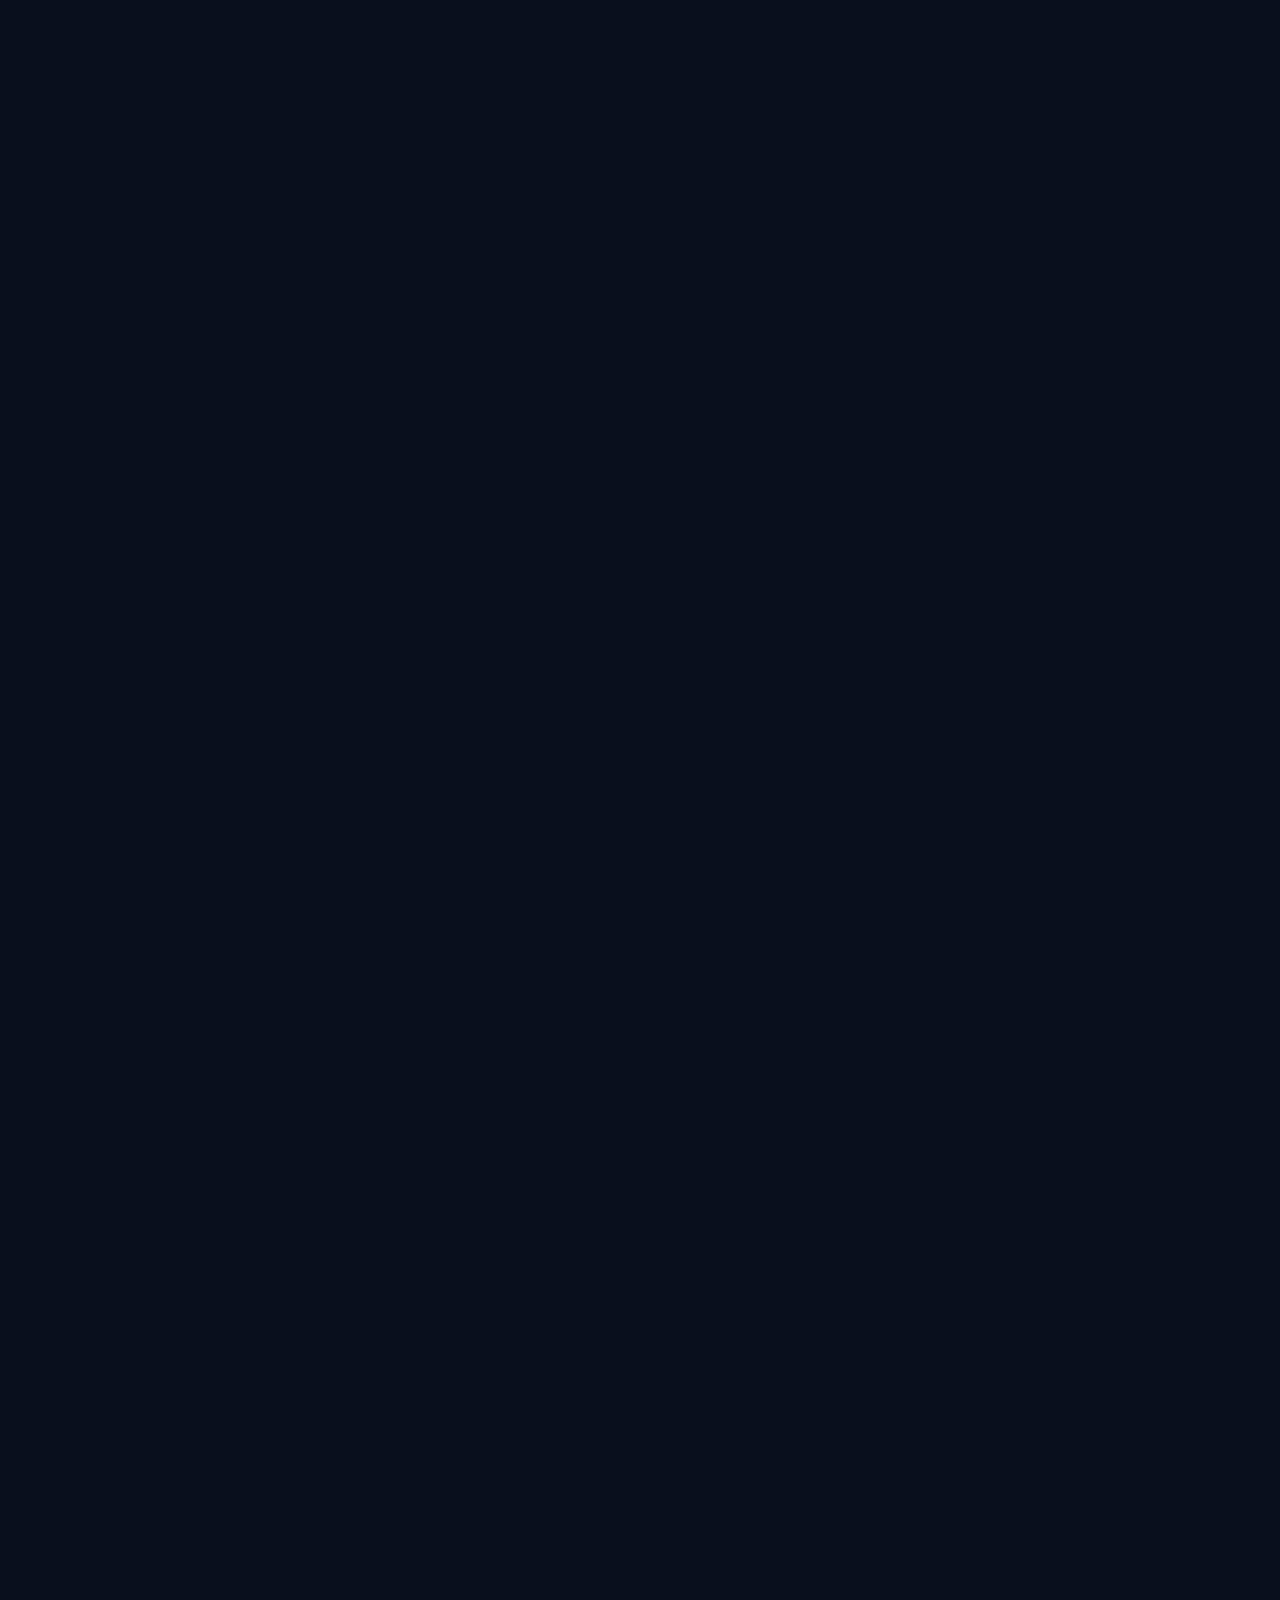
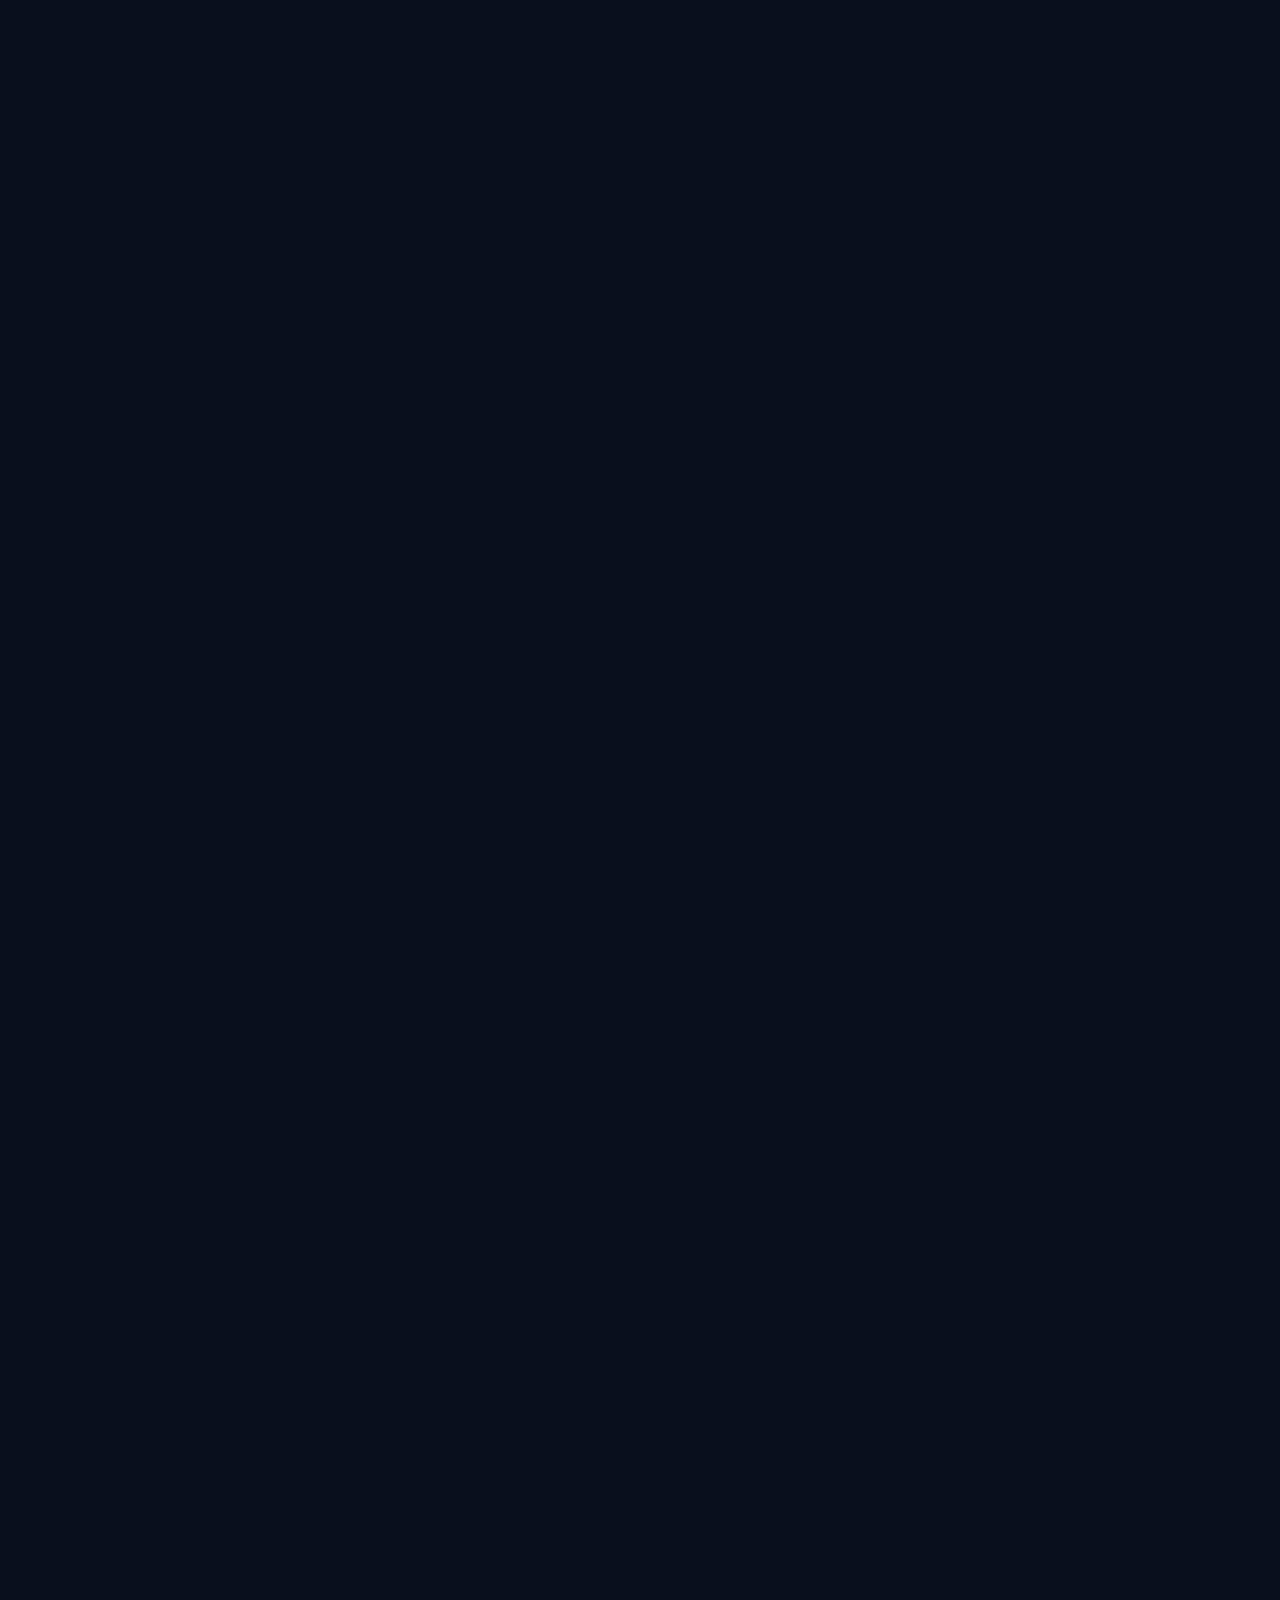
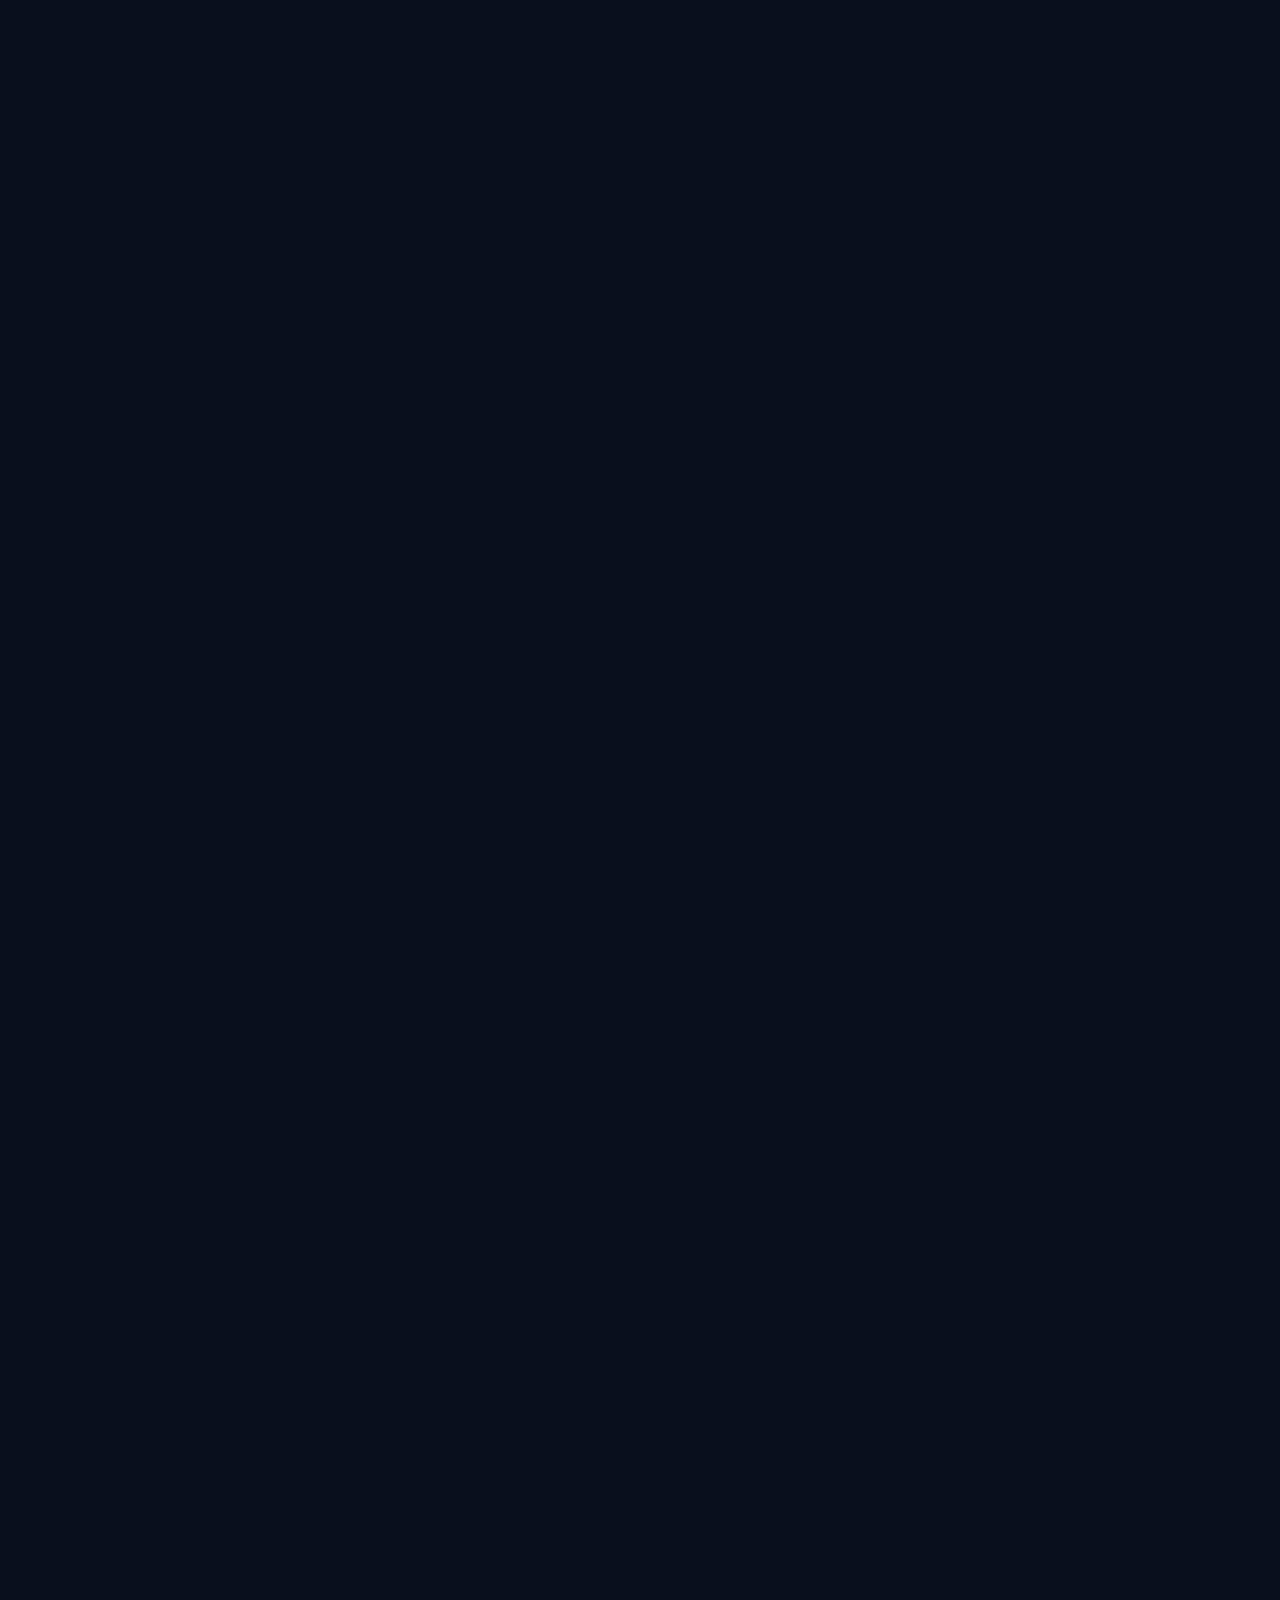
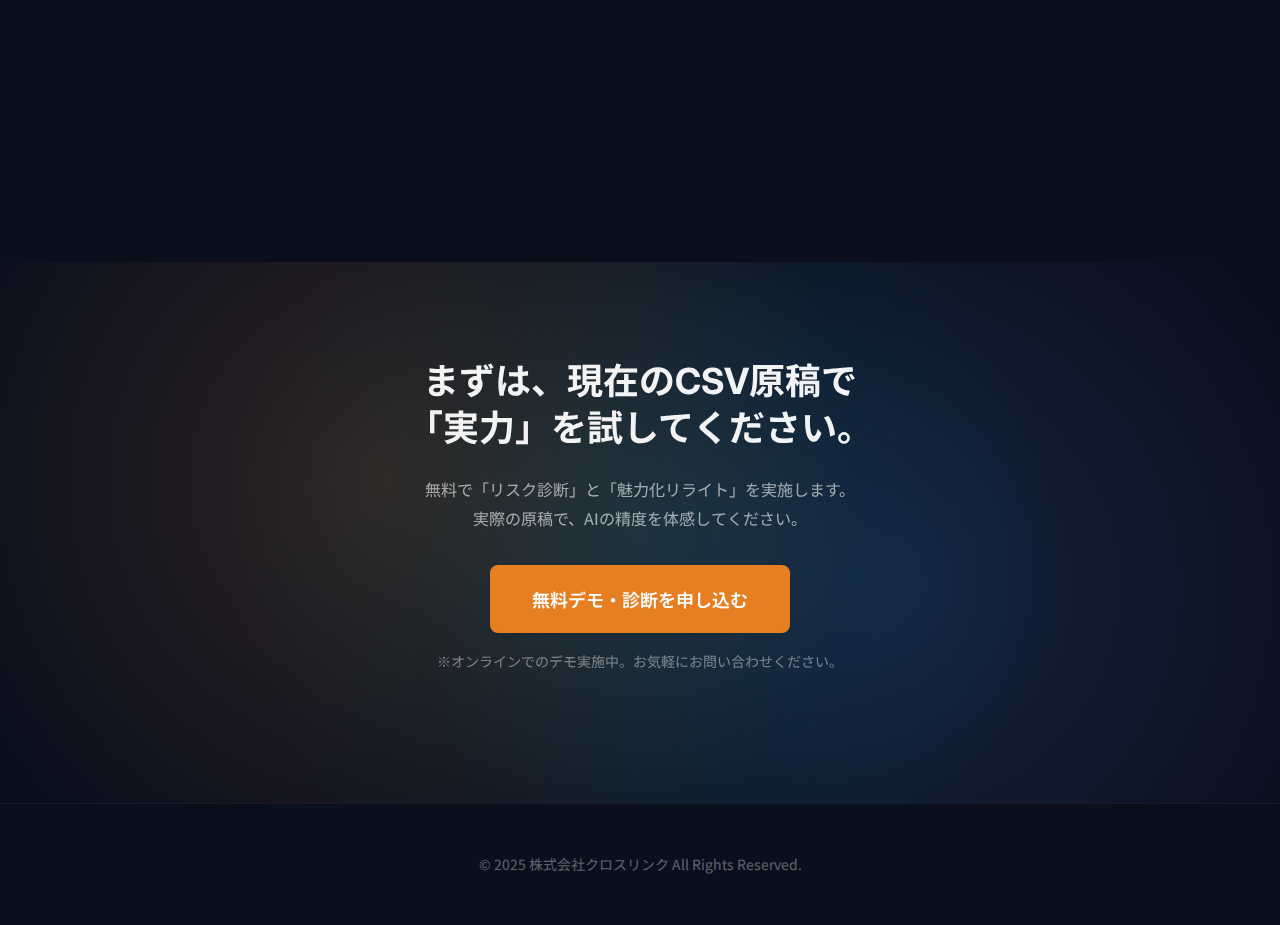
<file: pattern4.html>
<!DOCTYPE html>
<html lang="ja">
<head>
  <meta charset="UTF-8">
  <meta name="viewport" content="width=device-width, initial-scale=1.0">
  <title>HR Ad-Optimizer - パターン4: 全部盛り型</title>
  <meta name="description" content="求人原稿最適化プラットフォーム - 全部盛り型LP">
  <meta property="og:title" content="HR Ad-Optimizer">
  <meta property="og:description" content="「指摘」だけのAIは、もういらない。">
  <meta property="og:locale" content="ja_JP">
  <link rel="preconnect" href="https://fonts.googleapis.com">
  <link rel="preconnect" href="https://fonts.gstatic.com" crossorigin>
  <link href="https://fonts.googleapis.com/css2?family=Inter:wght@400;600;700&family=Noto+Sans+JP:wght@400;700&display=swap" rel="stylesheet">
  <link rel="stylesheet" href="css/reset.css">
  <link rel="stylesheet" href="css/common.css">
  <link rel="stylesheet" href="css/pattern4.css">
</head>
<body class="p4-body">

<header id="header" class="header">
  <div class="container header__inner">
    <div class="header__logo"><a href="index.html">HR Ad-Optimizer</a></div>
    <nav class="header__nav" id="nav">
      <ul class="header__nav-list">
        <li><a href="#solution">解決策</a></li>
        <li><a href="#features">機能</a></li>
        <li><a href="#authority">開発者</a></li>
      </ul>
    </nav>
    <a href="#cta" class="btn btn-primary header__cta">無料診断を試す</a>
    <button class="header__hamburger" id="hamburger" aria-label="メニュー" aria-expanded="false"><span></span><span></span><span></span></button>
  </div>
</header>

<!-- Section 1: Hero -->
<section id="hero" class="p4-hero">
  <canvas class="p4-particles" id="particles"></canvas>
  <div class="p4-hero__mesh"></div>
  <div class="container p4-hero__inner">
    <p class="p4-hero__pre">求人広告のプロ × AIのプロ が生んだ</p>
    <h1 class="p4-hero__title">
      <span class="p4-hero__glow">「指摘」だけのAIは、<br>もういらない。</span>
    </h1>
    <p class="p4-hero__sub">1,000件の原稿を、「安全」で「応募が来る」完成稿へ。</p>
    <p class="p4-hero__desc">コンプラチェックも魅力化リライトも、<br>あなたの仕事は<strong>承認ボタンを押すだけ</strong>。</p>
    <div class="p4-hero__badges">
      <span class="p4-glass-pill">Indeed Silver+ Partner 開発</span>
      <span class="p4-glass-pill">独自コンテキスト搭載AI</span>
      <span class="p4-glass-pill">法令・ポリシー完全準拠</span>
    </div>
    <a href="#cta" class="btn btn-primary btn-lg p4-btn-glow">無料デモ・診断を申し込む</a>
    <div class="p4-hero__scroll-hint">
      <span class="p4-hero__scroll-arrow"></span>
    </div>
  </div>
</section>

<!-- Section 2: Pain -->
<section id="pain" class="p4-pain section-padding" data-p4-animate="fade-up">
  <div class="container">
    <div class="section-header">
      <h2 class="section-title">求人現場で起きている4つの崩壊</h2>
      <p class="section-subtitle">量産すればするほど、リスクと疲弊が積み上がる。</p>
    </div>
    <div class="p4-pain__grid" data-p4-stagger>
      <div class="p4-glass-card p4-pain__card">
        <div class="p4-pain__icon">📝</div>
        <h3 class="p4-pain__title">攻めの崩壊</h3>
        <p class="p4-pain__text">薄い原稿の量産。差別化できず、応募が来ない。</p>
      </div>
      <div class="p4-glass-card p4-pain__card">
        <div class="p4-pain__icon">⚠️</div>
        <h3 class="p4-pain__title">守りの限界</h3>
        <p class="p4-pain__text">コンプラ違反の放置。アカウント停止の恐怖。</p>
      </div>
      <div class="p4-glass-card p4-pain__card">
        <div class="p4-pain__icon">🚫</div>
        <h3 class="p4-pain__title">修正の放棄</h3>
        <p class="p4-pain__text">1,000件の原稿を手動で直すのは物理的に不可能。</p>
      </div>
      <div class="p4-glass-card p4-pain__card">
        <div class="p4-pain__icon">🤖</div>
        <h3 class="p4-pain__title">AIツールへの失望</h3>
        <p class="p4-pain__text">「ここが良くない」と指摘されるだけ。曖昧な指摘の山。</p>
      </div>
    </div>
  </div>
</section>

<!-- Section 3: Solution -->
<section id="solution" class="p4-solution section-padding" data-p4-animate="fade-up">
  <div class="container">
    <div class="section-header">
      <h2 class="section-title">必要なのは、CSVをドラッグ＆ドロップするだけ。</h2>
      <p class="section-subtitle">あとはAIが、攻めと守りを同時に完成させます。</p>
    </div>
    <div class="p4-solution__flow">
      <div class="p4-glass-card p4-solution__step">
        <div class="p4-solution__step-num">Step 01</div>
        <h3>Import</h3>
        <p>CSVを一括アップロード</p>
      </div>
      <div class="p4-solution__connector"></div>
      <div class="p4-glass-card p4-solution__step p4-solution__step--featured">
        <div class="p4-solution__step-num">Step 02</div>
        <h3>Process</h3>
        <p>攻め＝魅力化リライト<br>守り＝鉄壁の監査</p>
      </div>
      <div class="p4-solution__connector"></div>
      <div class="p4-glass-card p4-solution__step">
        <div class="p4-solution__step-num">Step 03</div>
        <h3>Approval</h3>
        <p>AIが作った完成原稿を<br>承認/却下/手動修正</p>
      </div>
    </div>
  </div>
</section>

<!-- Section 4: Attack -->
<section id="attack" class="p4-attack section-padding" data-p4-animate="fade-up">
  <div class="container">
    <div class="p4-attack__grid">
      <div class="p4-attack__content">
        <span class="p4-attack__label">Attack</span>
        <h2>ヒアリングなしでも、<br>「応募が来る原稿」へ。</h2>
        <p>Indeed Silver+ Partnerとして培った「応募が来るパターン」をAIに学習。仕事内容・勤務地・職種から、最適な魅力化リライトを自動生成。</p>
        <ul>
          <li>応募が来る言い回しに自動変換</li>
          <li>求職者目線のメリット訴求</li>
          <li>検索キーワード最適化</li>
        </ul>
      </div>
      <div class="p4-attack__example" data-parallax="0.05">
        <div class="p4-glass-card">
          <div class="p4-attack__before">
            <span>Before</span>
            <p>工場のライン作業です。誰でもできます。</p>
          </div>
          <div class="p4-attack__arrow">↓</div>
          <div class="p4-attack__after">
            <span>After</span>
            <p>コツコツ作業が得意な方に最適！接客なしで、自分のペースで集中できるライン作業です。</p>
          </div>
        </div>
      </div>
    </div>
  </div>
</section>

<!-- Section 5: Defense -->
<section id="defense" class="p4-defense section-padding" data-p4-animate="fade-up">
  <div class="container">
    <div class="p4-defense__grid">
      <div class="p4-glass-card">
        <h3>監査項目（例）</h3>
        <ul class="p4-defense__checklist">
          <li>スパム判定される表現</li>
          <li>透明性のない表現</li>
          <li>おとり求人の疑い</li>
          <li>男女雇用機会均等法</li>
          <li>障害者雇用推進法</li>
          <li>労働基準法</li>
        </ul>
      </div>
      <div class="p4-defense__content">
        <span class="p4-defense__label">Defense</span>
        <h2>アカウント停止の恐怖から解放</h2>
        <p>Indeed / Googleしごと検索のポリシー違反を自動検出。法令違反リスクもAIが監査。</p>
        <ul>
          <li>24時間でポリシー更新に対応</li>
          <li>違反箇所を具体的に指摘＆修正案を提示</li>
          <li>法務確認の工数を90%削減</li>
        </ul>
      </div>
    </div>
  </div>
</section>

<!-- Section 6: Stats -->
<section id="stats" class="p4-stats section-padding">
  <div class="container">
    <div class="p4-stats__grid">
      <div class="p4-stats__item">
        <div class="p4-stats__number" data-counter="50000" data-suffix="件+">0</div>
        <div class="p4-stats__label">処理原稿数</div>
      </div>
      <div class="p4-stats__item">
        <div class="p4-stats__number" data-counter="3" data-suffix="モード">0</div>
        <div class="p4-stats__label">処理モード</div>
      </div>
      <div class="p4-stats__item">
        <div class="p4-stats__number" data-counter="24" data-suffix="h">0</div>
        <div class="p4-stats__label">Global Update</div>
      </div>
      <div class="p4-stats__item">
        <div class="p4-stats__number" data-counter="99" data-suffix=".8%">0</div>
        <div class="p4-stats__label">法令準拠率</div>
      </div>
    </div>
  </div>
</section>

<!-- Section 7: Modes -->
<section id="modes" class="p4-modes section-padding" data-p4-animate="fade-up">
  <div class="container">
    <div class="section-header">
      <h2 class="section-title">3つの処理モードを選択可能</h2>
      <p class="section-subtitle">ニーズに応じて、攻めと守りを組み合わせ。</p>
    </div>
    <div class="p4-modes__grid">
      <div class="p4-glass-card p4-modes__card p4-modes__card--featured p4-neon-border--blue">
        <div class="p4-modes__tag p4-modes__tag--recommended">RECOMMENDED</div>
        <div class="p4-modes__icon">⚡</div>
        <h3>Mode A: フルオート</h3>
        <p>魅力化リライト → リーガルチェックを一括実行。完成原稿を生成。</p>
        <ul class="p4-modes__features">
          <li>攻めと守りを同時処理</li>
          <li>最も時間短縮効果が高い</li>
          <li>1,000件でも数分で完了</li>
        </ul>
      </div>
      <div class="p4-glass-card p4-modes__card">
        <div class="p4-modes__icon">✨</div>
        <h3>Mode B: 魅力化のみ</h3>
        <p>リライトだけ実行。応募率を上げたい原稿に。</p>
        <ul class="p4-modes__features">
          <li>魅力化リライトのみ</li>
          <li>法令チェックは手動</li>
          <li>新規原稿作成に最適</li>
        </ul>
      </div>
      <div class="p4-glass-card p4-modes__card">
        <div class="p4-modes__icon">🛡️</div>
        <h3>Mode C: リーガルのみ</h3>
        <p>コンプラチェックだけ実行。安全確認に。</p>
        <ul class="p4-modes__features">
          <li>法令・ポリシー監査のみ</li>
          <li>リライトはスキップ</li>
          <li>既存原稿の定期監査に</li>
        </ul>
      </div>
    </div>
  </div>
</section>

<!-- Section 8: Approval -->
<section id="approval" class="p4-approval section-padding" data-p4-animate="fade-up">
  <div class="container">
    <div class="section-header">
      <h2 class="section-title">承認制ビフォーアフターUI</h2>
      <p class="section-subtitle">AIが作った完成原稿を、あなたが最終承認。</p>
    </div>
    <div class="p4-approval__mockup p4-glass-card">
      <div class="p4-approval__ui">
        <div class="p4-approval__side p4-approval__side--before">
          <h4>元原稿</h4>
          <div class="p4-approval__content">
            工場のライン作業です。誰でもできます。時給1,200円。
          </div>
        </div>
        <div class="p4-approval__side p4-approval__side--after">
          <h4>AI修正案</h4>
          <div class="p4-approval__content">
            コツコツ作業が得意な方に最適！接客なしで、自分のペースで集中できるライン作業です。未経験の方も丁寧に研修しますので安心してスタートできます。時給1,200円〜、昇給制度あり。
          </div>
          <div class="p4-approval__reason">
            <strong>修正理由:</strong> 求職者目線のメリット訴求、具体的な仕事内容の明示、成長機会の提示
          </div>
        </div>
      </div>
      <div class="p4-approval__actions">
        <button class="p4-approval__btn p4-approval__btn--approve">✓ 承認</button>
        <button class="p4-approval__btn p4-approval__btn--reject">✗ 却下</button>
        <button class="p4-approval__btn p4-approval__btn--edit">✎ 手動修正して承認</button>
      </div>
    </div>
  </div>
</section>

<!-- Section 9: Authority -->
<section id="authority" class="p4-authority section-padding" data-p4-animate="fade-up">
  <div class="container">
    <!-- Part 1: Company Info -->
    <div class="p4-glass-card p4-authority__main">
      <div class="p4-authority__info">
        <h2>株式会社クロスリンク</h2>
        <p class="p4-authority__tagline">求人広告のプロ × AIのプロ</p>
        <div class="p4-authority__badges">
          <span class="p4-authority__badge">Indeed Silver+ Partner</span>
          <span class="p4-authority__badge">年間50,000件の原稿実績</span>
        </div>
      </div>
      <div class="p4-authority__story">
        <p>私たちは、求人広告の最前線で「応募が来る原稿」と「リスクゼロの原稿」の両立に挑戦してきました。そこで生まれたのが、このHR Ad-Optimizerです。</p>
        <p>「指摘だけのAI」ではなく、「完成原稿を作るAI」。現場の悩みを知っているからこそ、本当に必要なツールを作りました。</p>
      </div>
    </div>

    <!-- Part 2: Learning Cycle -->
    <div class="p4-glass-card">
      <h3 class="section-title">Learning Loop</h3>
      <p class="section-subtitle">あなたのフィードバックが、AI全体を進化させます。</p>
      <div class="p4-authority__cycle">
        <div class="p4-authority__cycle-step">
          <div class="p4-authority__cycle-icon">👤</div>
          <h4>Human Feedback</h4>
          <p>承認/却下/修正の選択</p>
        </div>
        <div class="p4-authority__cycle-arrow">→</div>
        <div class="p4-authority__cycle-step">
          <div class="p4-authority__cycle-icon">🧠</div>
          <h4>Learning</h4>
          <p>AIがパターンを学習</p>
        </div>
        <div class="p4-authority__cycle-arrow">→</div>
        <div class="p4-authority__cycle-step">
          <div class="p4-authority__cycle-icon">📈</div>
          <h4>Evolution</h4>
          <p>精度が向上</p>
        </div>
        <div class="p4-authority__cycle-arrow">→</div>
        <div class="p4-authority__cycle-step">
          <div class="p4-authority__cycle-icon">🌐</div>
          <h4>Global Update</h4>
          <p>全ユーザーに反映</p>
        </div>
      </div>
    </div>
  </div>
</section>

<!-- Section 10: CTA -->
<section id="cta" class="p4-cta">
  <div class="p4-cta__mesh"></div>
  <div class="container p4-cta__inner">
    <h2 class="p4-cta__title">まずは、現在のCSV原稿で<br>「実力」を試してください。</h2>
    <p class="p4-cta__text">無料で「リスク診断」と「魅力化リライト」を実施します。<br>実際の原稿で、AIの精度を体感してください。</p>
    <a href="#" class="btn btn-primary btn-lg p4-btn-glow">無料デモ・診断を申し込む</a>
    <p class="cta-note">※オンラインでのデモ実施中。お気軽にお問い合わせください。</p>
  </div>
</section>

<footer class="footer">
  <div class="container">
    <p class="footer__text">&copy; 2025 株式会社クロスリンク All Rights Reserved.</p>
  </div>
</footer>

<nav class="pattern-switcher" aria-label="パターン切替">
  <a href="index.html" class="pattern-switcher__link pattern-switcher__link--home" title="パターン選択に戻る">⌂</a>
  <a href="pattern1.html" class="pattern-switcher__link" title="パターン1">1</a>
  <a href="pattern2.html" class="pattern-switcher__link" title="パターン2">2</a>
  <a href="pattern3.html" class="pattern-switcher__link" title="パターン3">3</a>
  <a href="pattern4.html" class="pattern-switcher__link pattern-switcher__link--active" title="パターン4">4</a>
</nav>

<script src="js/main.js" defer></script>
<script src="js/pattern4.js" defer></script>

</body>
</html>
</file>
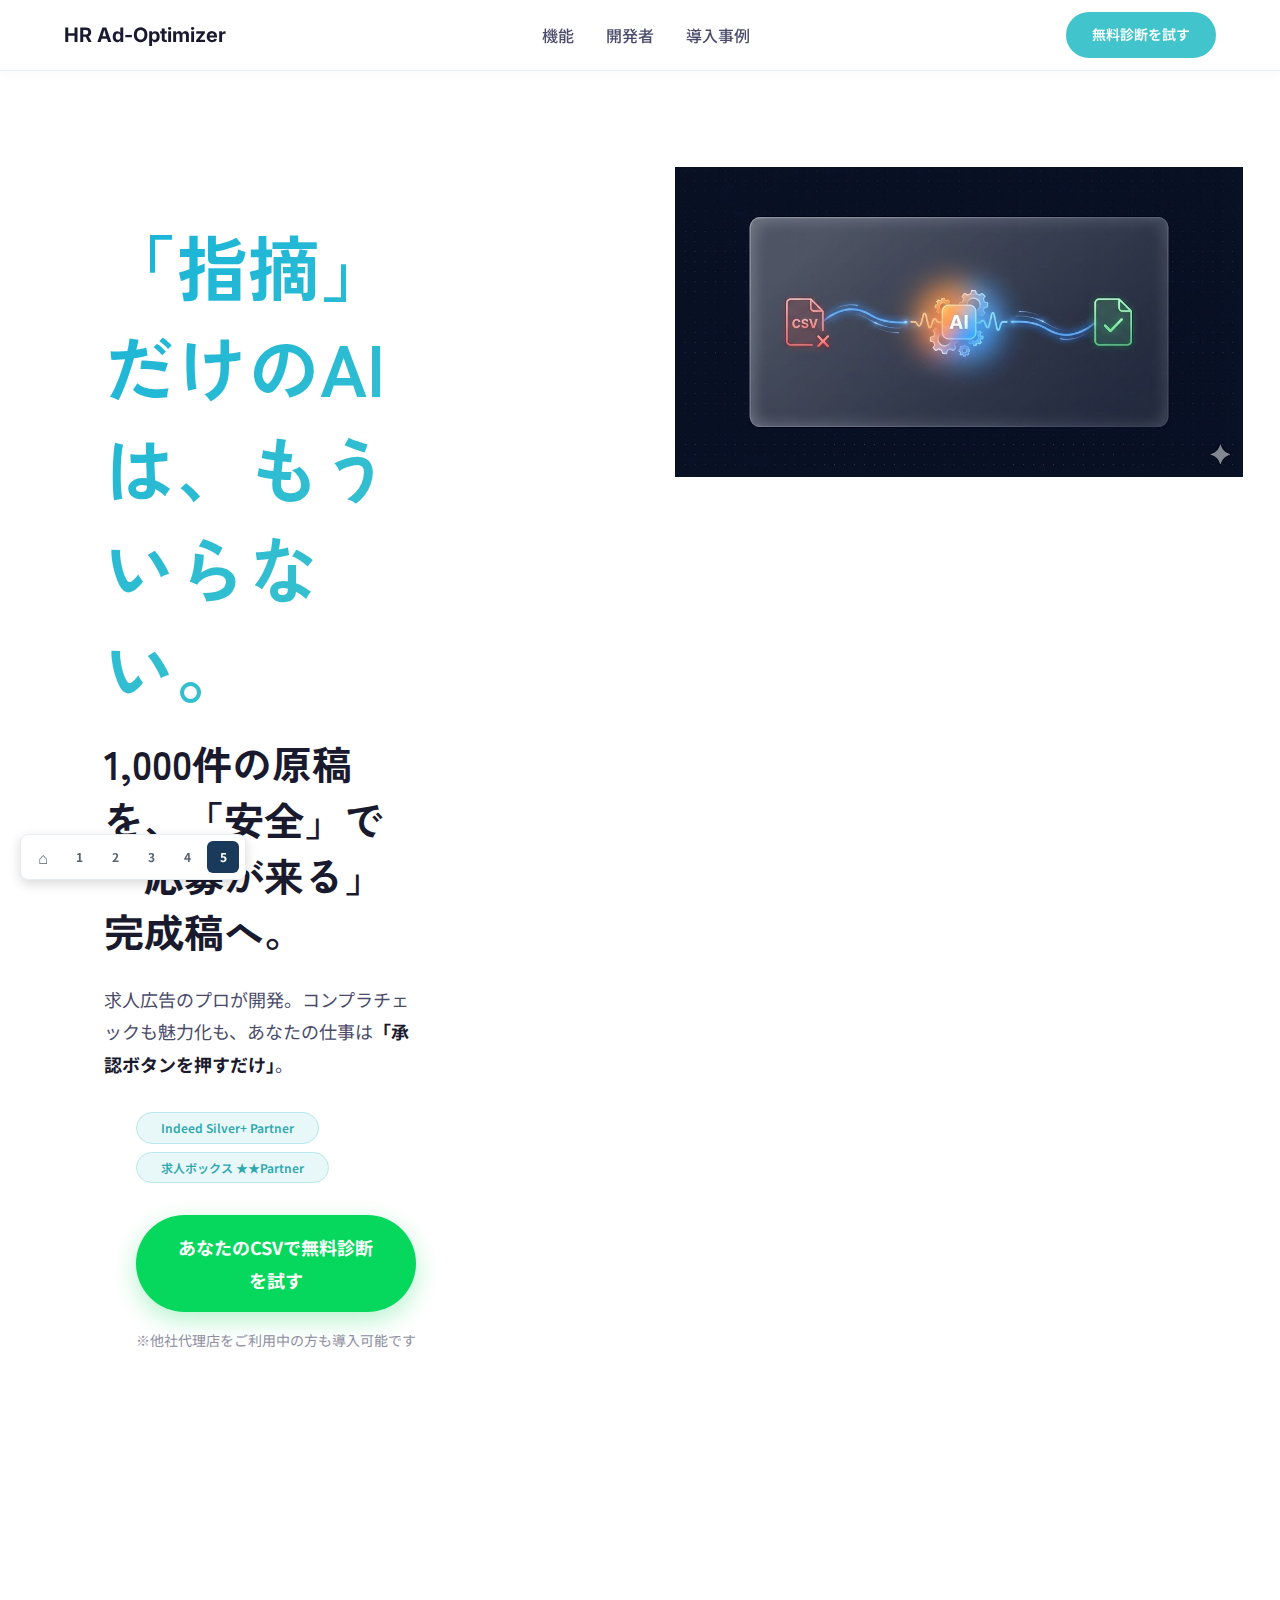
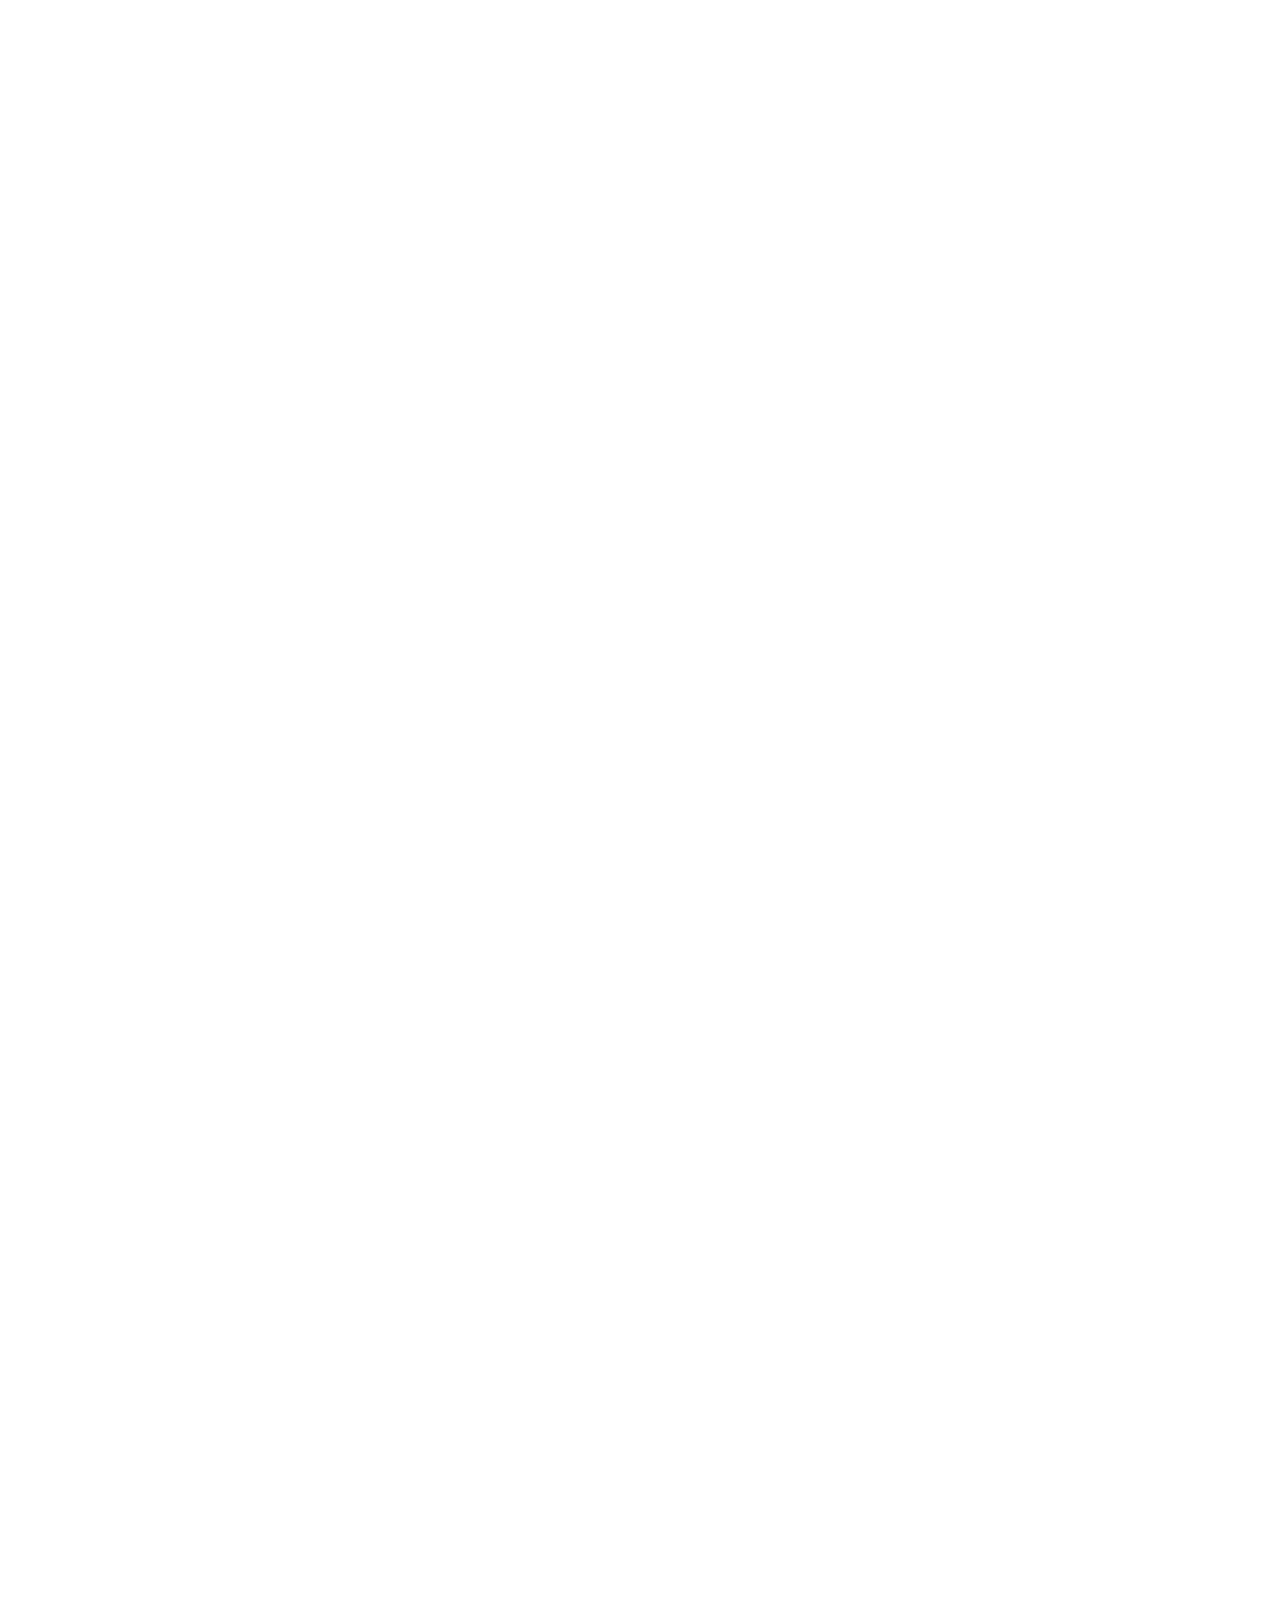
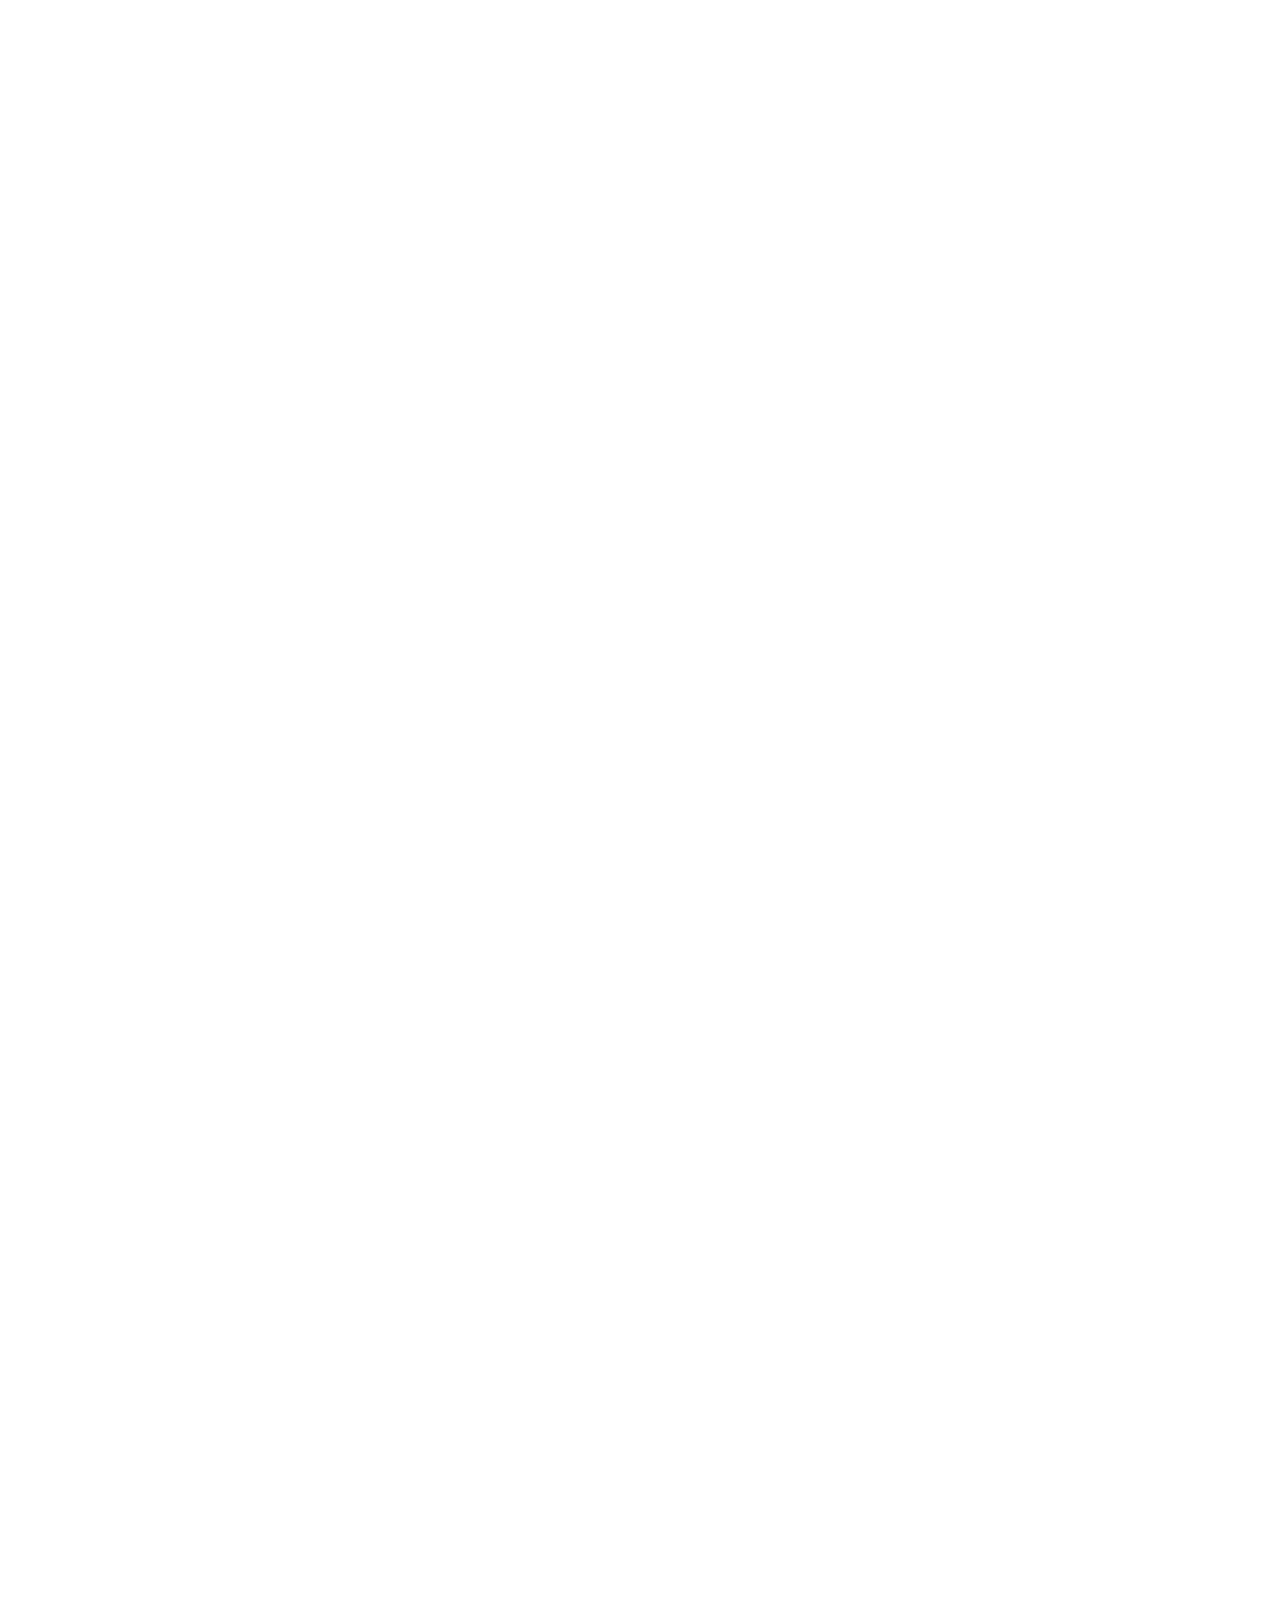
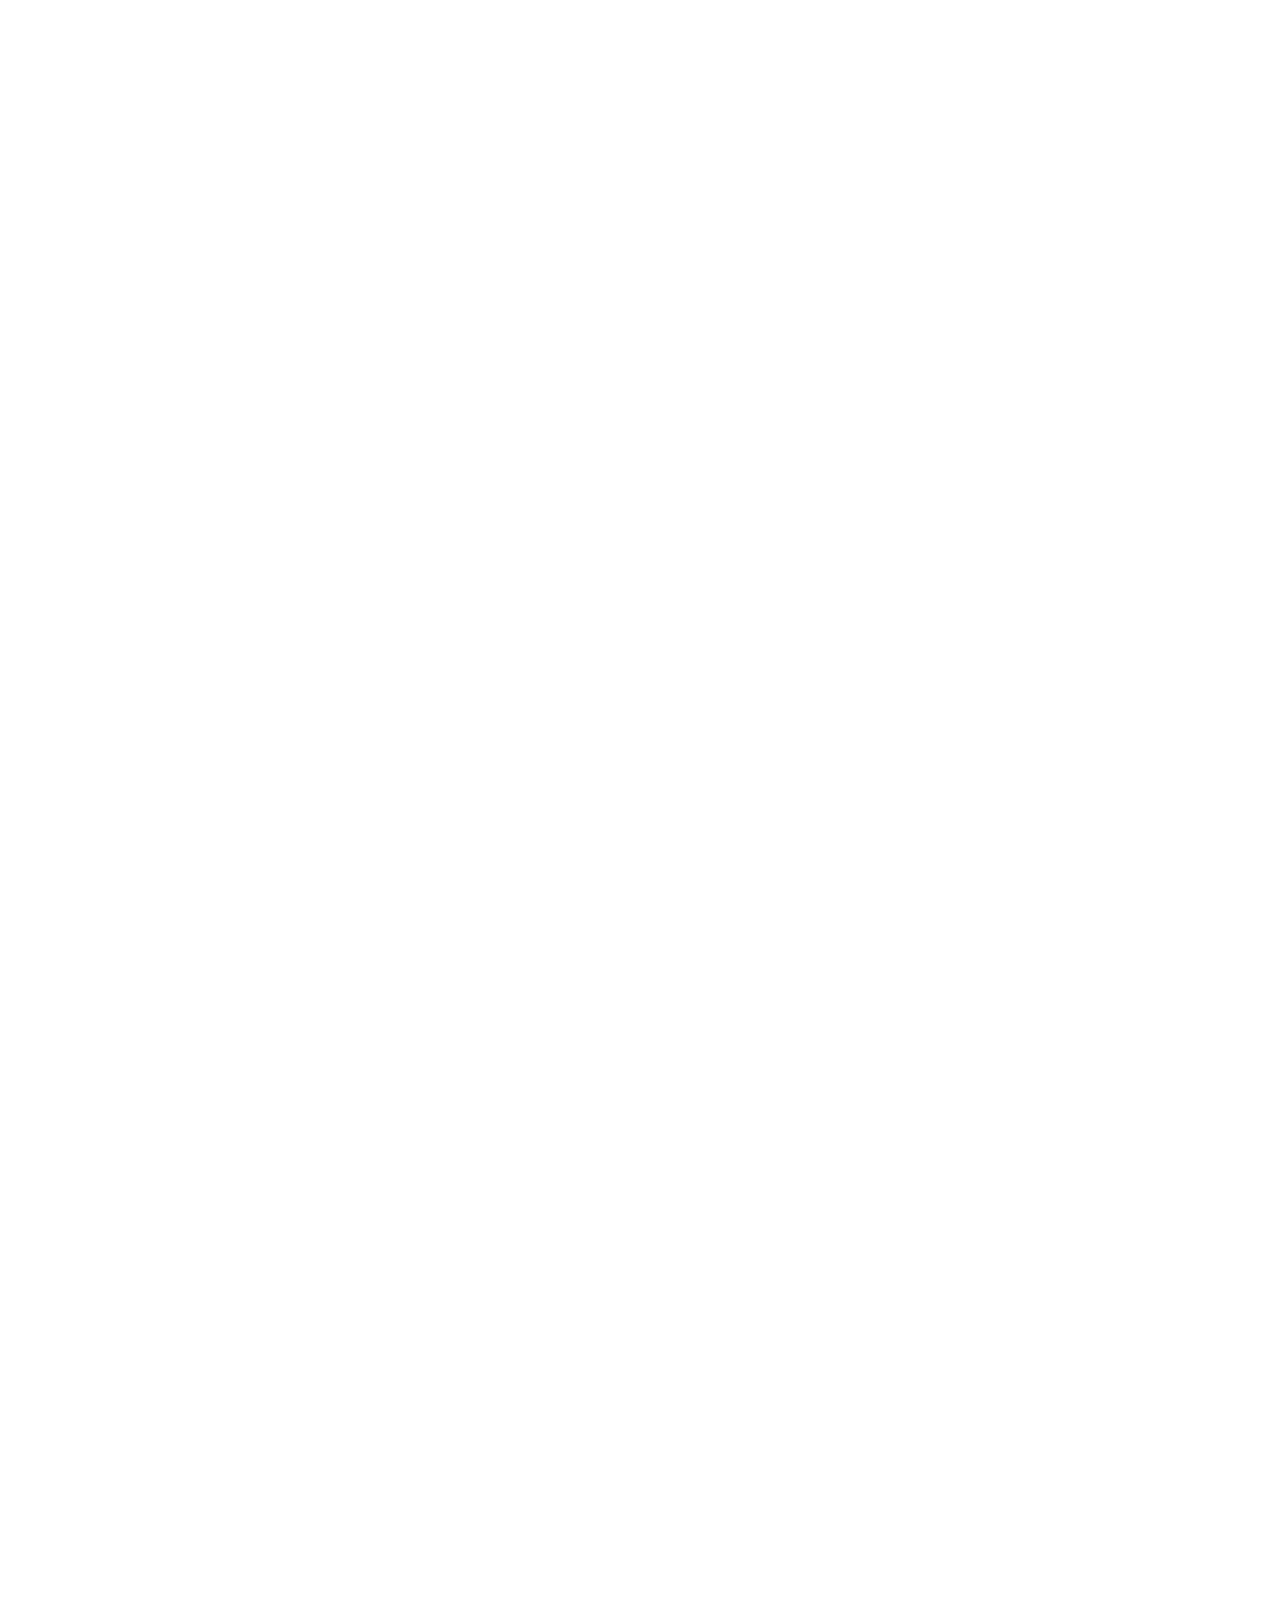
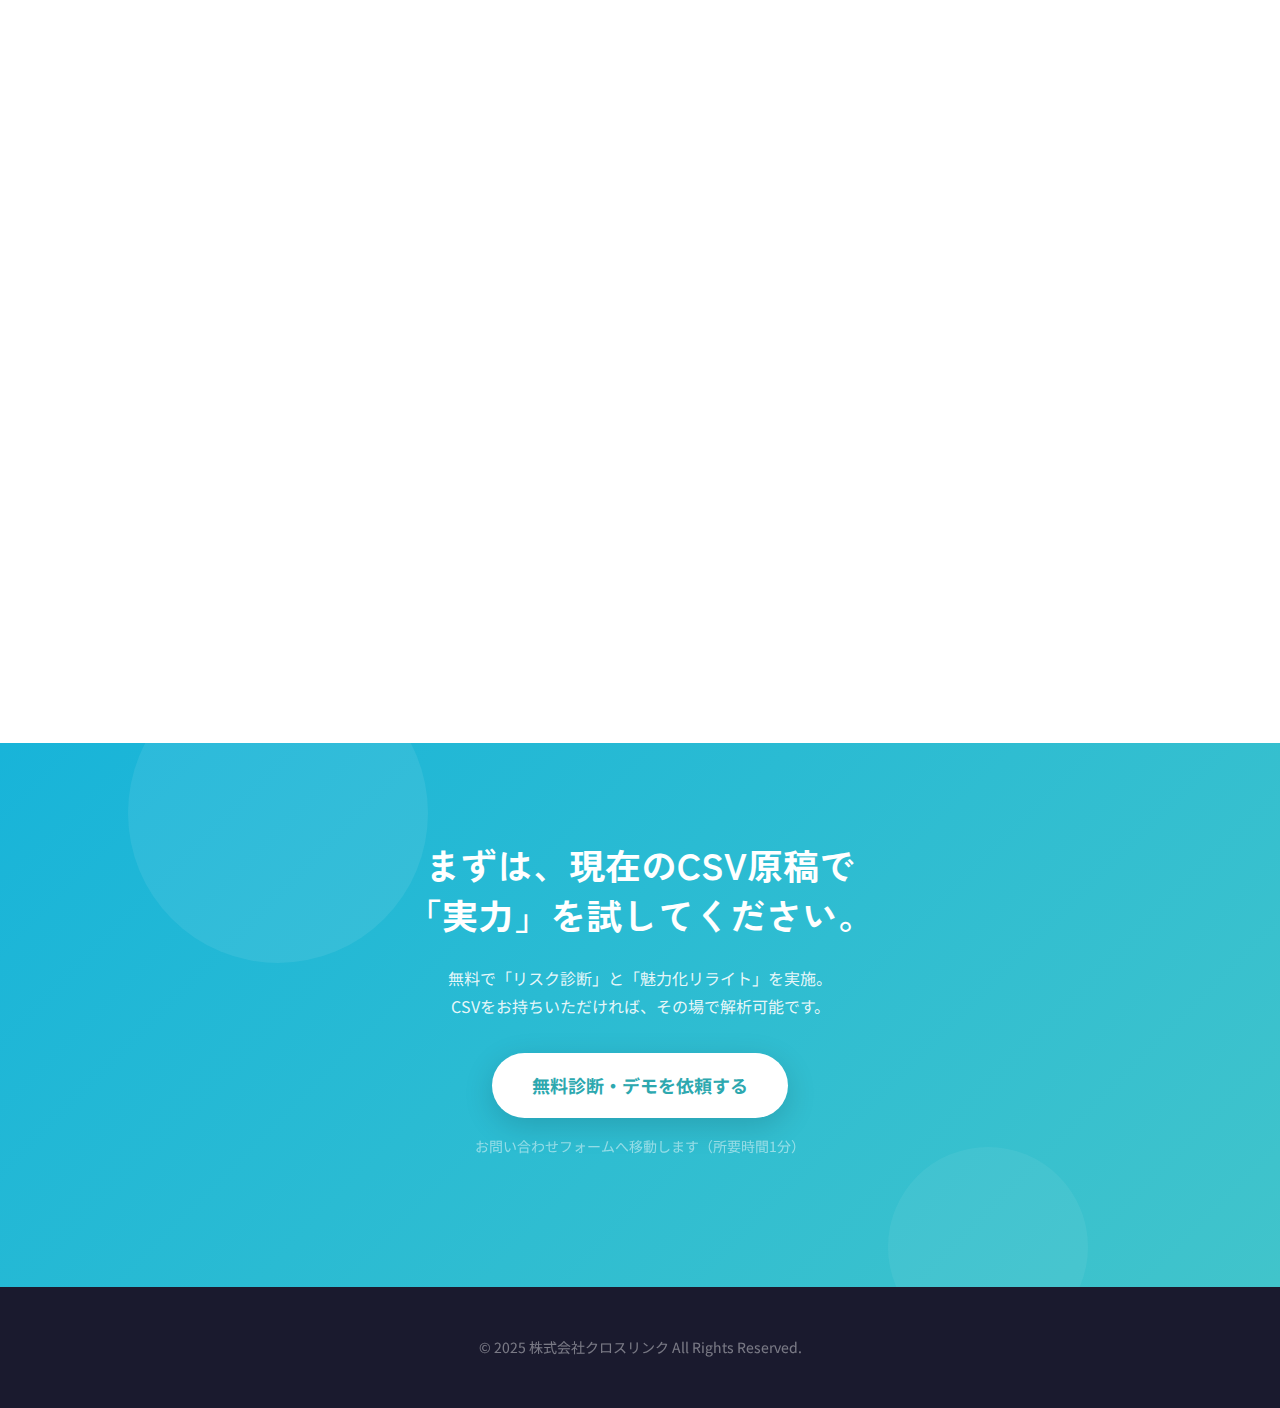
<file: pattern5.html>
<!DOCTYPE html>
<html lang="ja">
<head>
  <meta charset="UTF-8">
  <meta name="viewport" content="width=device-width, initial-scale=1.0">
  <title>HR Ad-Optimizer - パターン5: Clean Minimal</title>
  <meta name="description" content="求人原稿最適化プラットフォーム - 白基調モダンクリーンLP">
  <meta property="og:title" content="HR Ad-Optimizer">
  <meta property="og:description" content="「指摘」だけのAIは、もういらない。">
  <meta property="og:locale" content="ja_JP">
  <link rel="preconnect" href="https://fonts.googleapis.com">
  <link rel="preconnect" href="https://fonts.gstatic.com" crossorigin>
  <link href="https://fonts.googleapis.com/css2?family=Inter:wght@400;600;700&family=Noto+Sans+JP:wght@400;500;700&family=Zen+Kaku+Gothic+New:wght@400;700&display=swap" rel="stylesheet">
  <link rel="stylesheet" href="css/reset.css">
  <link rel="stylesheet" href="css/common.css">
  <link rel="stylesheet" href="css/pattern5.css">
</head>
<body class="p5-body">
  <header id="header" class="header">
    <div class="container header__inner">
      <div class="header__logo"><a href="index.html">HR Ad-Optimizer</a></div>
      <nav class="header__nav" id="nav">
        <ul class="header__nav-list">
          <li><a href="#features">機能</a></li>
          <li><a href="#authority">開発者</a></li>
          <li><a href="#usecases">導入事例</a></li>
        </ul>
      </nav>
      <a href="#cta" class="btn btn-primary header__cta">無料診断を試す</a>
      <button class="header__hamburger" id="hamburger" aria-label="メニュー" aria-expanded="false"><span></span><span></span><span></span></button>
    </div>
  </header>

  <main>
    <!-- Section 1: Hero -->
    <section id="hero" class="p5-hero">
      <div class="p5-hero__decoration p5-hero__decoration--1"></div>
      <div class="p5-hero__decoration p5-hero__decoration--2"></div>
      <div class="container">
        <div class="grid grid-2 p5-hero__grid">
          <div class="p5-hero__content" data-p5-animate="fade-up">
            <h1 class="p5-hero__title">
              <span class="p5-hero__accent">「指摘」だけのAIは、もういらない。</span>
              1,000件の原稿を、「安全」で「応募が来る」完成稿へ。
            </h1>
            <p class="p5-hero__subtitle">求人広告のプロが開発。コンプラチェックも魅力化も、あなたの仕事は<strong>「承認ボタンを押すだけ」</strong>。</p>
            <div class="p5-hero__badges">
              <span class="p5-badge">Indeed Silver+ Partner</span>
              <span class="p5-badge">求人ボックス ★★Partner</span>
            </div>
            <a href="#cta" class="btn btn-lg p5-btn-cta">あなたのCSVで無料診断を試す</a>
            <p class="p5-hero__note">※他社代理店をご利用中の方も導入可能です</p>
          </div>
          <div class="p5-hero__visual" data-p5-animate="slide-left">
            <img src="images/hero-mockup.png" alt="HR Ad-Optimizer ワークフロー: CSV取込 → AI処理 → 完成稿" class="p5-hero__img" width="600" height="310" loading="eager">
          </div>
        </div>
      </div>
    </section>

    <!-- Section 2: Problems -->
    <section id="problems" class="p5-problems section-padding" data-p5-animate="fade-up">
      <div class="container">
        <h2 class="section-title">原稿数が100を超えたとき、<br>現場は「思考停止」に陥っていませんか？</h2>
        <div class="grid grid-3 p5-problems__cards" data-p5-stagger>
          <div class="p5-card p5-problems__card">
            <div class="p5-problems__icon p5-problems__icon--1">
              <img src="images/problem-icon-1.png" alt="薄い原稿" width="80" height="80" loading="lazy">
            </div>
            <h3>「軽作業、時給1,200円」だけ</h3>
            <p>営業が多忙でヒアリングできず、誰にも刺さらない薄い原稿を量産。応募が来ない。</p>
          </div>
          <div class="p5-card p5-problems__card">
            <div class="p5-problems__icon p5-problems__icon--2">
              <img src="images/problem-icon-2.png" alt="アカウント停止リスク" width="80" height="80" loading="lazy">
            </div>
            <h3>いつ止まるか分からない</h3>
            <p>拠点ごとのNGワードや法令違反。Indeedの永久凍結リスクに怯える日々。</p>
          </div>
          <div class="p5-card p5-problems__card">
            <div class="p5-problems__icon p5-problems__icon--3">
              <img src="images/problem-icon-3.png" alt="曖昧なAI指摘" width="80" height="80" loading="lazy">
            </div>
            <h3>「可能性」ばかりの大量指摘</h3>
            <p>曖昧な指摘はノイズです。欲しいのは「指摘」ではなく「修正案」のはずです。</p>
          </div>
        </div>
      </div>
    </section>

    <!-- Section 3: Solution -->
    <section id="solution" class="p5-solution section-padding" data-p5-animate="fade-up">
      <div class="container">
        <h2 class="section-title">必要なのは、CSVをドラッグ＆ドロップするだけ。</h2>
        <div class="p5-solution__steps">
          <div class="p5-solution__step">
            <div class="p5-solution__step-visual">
              <img src="images/step1-import.png" alt="STEP 1: CSVファイルをドラッグ＆ドロップ" class="p5-solution__step-img" width="400" height="207" loading="lazy">
            </div>
            <div class="p5-solution__step-content">
              <span class="p5-solution__step-num">STEP 1</span>
              <h3>Import</h3>
              <p>今の運用フローは変えなくてOK。他社システムのデータをそのままインポート。</p>
            </div>
          </div>
          <div class="p5-solution__step p5-solution__step--reverse">
            <div class="p5-solution__step-visual">
              <img src="images/step2-process.png" alt="STEP 2: Attack（魅力化）& Defense（監査）" class="p5-solution__step-img" width="400" height="207" loading="lazy">
            </div>
            <div class="p5-solution__step-content">
              <span class="p5-solution__step-num">STEP 2</span>
              <h3>Process（Attack &amp; Defense）</h3>
              <p>独自のインサイトで「魅力化」し、最新法令で「鉄壁監査」。</p>
            </div>
          </div>
          <div class="p5-solution__step">
            <div class="p5-solution__step-visual">
              <img src="images/step3-approval.png" alt="STEP 3: 原稿の比較レビューと承認" class="p5-solution__step-img" width="400" height="207" loading="lazy">
            </div>
            <div class="p5-solution__step-content">
              <span class="p5-solution__step-num">STEP 3</span>
              <h3>Approval（Human-in-the-Loop）</h3>
              <p>あなたの仕事は「ジャッジ」するだけ。修正内容はAIが学習し、次回からもっと賢くなります。</p>
            </div>
          </div>
        </div>
      </div>
    </section>

    <!-- Section 4: Features -->
    <section id="features" class="p5-features section-padding" data-p5-animate="fade-up">
      <div class="container">
        <!-- Attack Sub-section -->
        <div class="p5-features__section">
          <div class="grid grid-2 p5-features__grid">
            <div class="p5-features__content">
              <span class="p5-features__tag p5-features__tag--attack">攻めの機能（魅力化）</span>
              <h2>ヒアリングなしで、「応募が来る原稿」へ。</h2>
              <ul class="p5-features__points">
                <li>代理店独自の「職種別インサイト」を注入</li>
                <li>「独自プロンプト」により、一般論を超えた刺さる表現へ</li>
              </ul>
            </div>
            <div class="p5-features__demo">
              <img src="images/features-ba.png" alt="Before/After: 原稿の魅力化変換" class="p5-features__ba-img" width="500" height="667" loading="lazy">
            </div>
          </div>
        </div>
        <!-- Defense Sub-section -->
        <div class="p5-features__section p5-features__section--defense">
          <div class="grid grid-2 p5-features__grid p5-features__grid--reverse">
            <div class="p5-features__checks">
              <div class="p5-card">
                <h3>チェック項目</h3>
                <ul class="p5-features__checklist">
                  <li>男女雇用機会均等法・労働施策総合推進法</li>
                  <li>職業安定法・労基法（最低賃金・固定残業代）</li>
                  <li>Indeed・求人ボックス等の媒体ポリシー（スパム・透明性）</li>
                  <li>過剰な指摘を排除した「修正案のみ」の提示</li>
                </ul>
              </div>
            </div>
            <div class="p5-features__content">
              <span class="p5-features__tag p5-features__tag--defense">守りの機能（リーガル）</span>
              <h2>アカウント停止の恐怖から解放。最新ルールを完全網羅。</h2>
            </div>
          </div>
        </div>
      </div>
    </section>

    <!-- Section 5: Evolution -->
    <section id="evolution" class="p5-evolution section-padding" data-p5-animate="fade-up">
      <div class="container">
        <h2 class="section-title">導入した日が、一番賢くない日です。</h2>
        <div class="p5-evolution__visual">
          <img src="images/evolution-cycle.png" alt="学習サイクル: Human Feedback → Learning → Evolution → Global Update" class="p5-evolution__img" width="900" height="466" loading="lazy">
        </div>
        <div class="p5-evolution__labels">
          <div class="p5-evolution__label">
            <h3>Human Feedback</h3>
            <p>あなたが「手動修正」を加える</p>
          </div>
          <div class="p5-evolution__label">
            <h3>Learning</h3>
            <p>「貴社の好み・NG」を学習<br><small>(ON/OFF可)</small></p>
          </div>
          <div class="p5-evolution__label">
            <h3>Evolution</h3>
            <p>次回からAI精度が向上</p>
          </div>
          <div class="p5-evolution__label">
            <h3>Global Update</h3>
            <p>法改正・新アルゴリズムも即時反映</p>
          </div>
        </div>
      </div>
    </section>

    <!-- Section 6: Stats -->
    <section id="stats" class="p5-stats section-padding">
      <div class="container">
        <div class="p5-stats__grid">
          <div class="p5-stats__item" data-p5-animate="scale-in">
            <div class="p5-stats__number" data-counter="50000" data-suffix="件+">0</div>
            <div class="p5-stats__label">処理原稿数</div>
          </div>
          <div class="p5-stats__item" data-p5-animate="scale-in">
            <div class="p5-stats__number" data-counter="3" data-suffix="モード">0</div>
            <div class="p5-stats__label">処理モード</div>
          </div>
          <div class="p5-stats__item" data-p5-animate="scale-in">
            <div class="p5-stats__number" data-counter="24" data-suffix="h">0</div>
            <div class="p5-stats__label">Global Update</div>
          </div>
          <div class="p5-stats__item" data-p5-animate="scale-in">
            <div class="p5-stats__number" data-counter="99" data-suffix=".8%">0</div>
            <div class="p5-stats__label">法令準拠率</div>
          </div>
        </div>
      </div>
    </section>

    <!-- Section 7: Authority -->
    <section id="authority" class="p5-authority section-padding" data-p5-animate="fade-up">
      <div class="container">
        <div class="p5-authority__card p5-card">
          <div class="grid grid-2 p5-authority__grid">
            <div class="p5-authority__info">
              <h2>株式会社クロスリンク</h2>
              <p class="p5-authority__tagline">システム屋ではありません。「求人広告のプロ」です。</p>
              <div class="p5-authority__badges">
                <div class="p5-authority__badge">Indeed Silver+ Partner</div>
                <div class="p5-authority__badge">求人ボックス 認定パートナー（★★）</div>
              </div>
            </div>
            <div class="p5-authority__story">
              <p>私たちが自社の運用チーム（数万件の原稿）を守るために開発した「実戦兵器」を公開します。</p>
              <p>机上の空論ではない、現場で本当に使える機能だけを実装しました。</p>
            </div>
          </div>
        </div>
      </div>
    </section>

    <!-- Section 8: Use Cases -->
    <section id="usecases" class="p5-usecases section-padding" data-p5-animate="fade-up">
      <div class="container">
        <h2 class="section-title">導入事例・利用シーン</h2>
        <div class="grid grid-3 p5-usecases__cards" data-p5-stagger>
          <div class="p5-card p5-usecases__card">
            <img src="images/usecase-staffing.jpg" alt="人材派遣会社の活用イメージ" class="p5-usecases__img" width="300" height="155" loading="lazy">
            <h3>人材派遣会社</h3>
            <p>「薄い原稿」を魅力化し、応募増。1,000件の更新を少人数で完結。</p>
          </div>
          <div class="p5-card p5-usecases__card">
            <img src="images/usecase-multistore.jpg" alt="多店舗展開企業の活用イメージ" class="p5-usecases__img" width="300" height="155" loading="lazy">
            <h3>多店舗展開企業</h3>
            <p>店舗ごとの勝手な掲載による「最低賃金割れ」リスクを本部で一括ブロック。</p>
          </div>
          <div class="p5-card p5-usecases__card">
            <img src="images/usecase-agency.jpg" alt="求人広告代理店の活用イメージ" class="p5-usecases__img" width="300" height="155" loading="lazy">
            <h3>求人広告代理店</h3>
            <p>制作工数を削減し、クライアントへ「高品質・高コンプラ」な原稿を納品。</p>
          </div>
        </div>
      </div>
    </section>

    <!-- Section 9: CTA -->
    <section id="cta" class="p5-cta">
      <div class="p5-cta__decoration p5-cta__decoration--1"></div>
      <div class="p5-cta__decoration p5-cta__decoration--2"></div>
      <div class="container p5-cta__inner">
        <h2>まずは、現在のCSV原稿で<br>「実力」を試してください。</h2>
        <p>無料で「リスク診断」と「魅力化リライト」を実施。<br>CSVをお持ちいただければ、その場で解析可能です。</p>
        <a href="#" class="btn btn-lg p5-btn-cta">無料診断・デモを依頼する</a>
        <p class="cta-note">お問い合わせフォームへ移動します（所要時間1分）</p>
      </div>
    </section>
  </main>

  <footer class="footer">
    <div class="container">
      <p class="footer__text">&copy; 2025 株式会社クロスリンク All Rights Reserved.</p>
    </div>
  </footer>

  <nav class="pattern-switcher" aria-label="パターン切替">
    <a href="index.html" class="pattern-switcher__link pattern-switcher__link--home" title="パターン選択に戻る">⌂</a>
    <a href="pattern1.html" class="pattern-switcher__link" title="パターン1">1</a>
    <a href="pattern2.html" class="pattern-switcher__link" title="パターン2">2</a>
    <a href="pattern3.html" class="pattern-switcher__link" title="パターン3">3</a>
    <a href="pattern4.html" class="pattern-switcher__link" title="パターン4">4</a>
    <a href="pattern5.html" class="pattern-switcher__link pattern-switcher__link--active" title="パターン5">5</a>
  </nav>

  <script src="js/main.js" defer></script>
  <script src="js/pattern5.js" defer></script>
</body>
</html>
</file>
<file: css/style.css>
/* CSS Custom Properties (Variables) */
:root {
  /* Colors */
  --color-primary: #1a3a5c;
  --color-primary-light: #2d5f8a;
  --color-primary-dark: #0f2440;
  --color-accent: #e67e22;
  --color-accent-hover: #d35400;
  --color-text: #2c3e50;
  --color-text-light: #6c7a89;
  --color-bg: #ffffff;
  --color-bg-light: #f8f9fa;
  --color-bg-dark: #1a3a5c;
  --color-border: #e0e6ed;
  --color-success: #27ae60;
  --color-danger: #e74c3c;

  /* Typography */
  --font-primary: 'Noto Sans JP', sans-serif;
  --font-heading: 'Inter', 'Noto Sans JP', sans-serif;
  --font-size-xs: 0.75rem;
  --font-size-sm: 0.875rem;
  --font-size-base: 1rem;
  --font-size-lg: 1.125rem;
  --font-size-xl: 1.25rem;
  --font-size-2xl: 1.5rem;
  --font-size-3xl: 2rem;
  --font-size-4xl: 2.5rem;
  --font-size-5xl: 3rem;

  /* Spacing */
  --space-xs: 0.25rem;
  --space-sm: 0.5rem;
  --space-md: 1rem;
  --space-lg: 1.5rem;
  --space-xl: 2rem;
  --space-2xl: 3rem;
  --space-3xl: 4rem;
  --space-4xl: 6rem;
  --space-section: 5rem;

  /* Other */
  --radius-sm: 4px;
  --radius-md: 8px;
  --radius-lg: 12px;
  --radius-xl: 16px;
  --shadow-sm: 0 1px 3px rgba(0, 0, 0, 0.1);
  --shadow-md: 0 4px 6px rgba(0, 0, 0, 0.1);
  --shadow-lg: 0 10px 25px rgba(0, 0, 0, 0.1);
  --shadow-xl: 0 20px 40px rgba(0, 0, 0, 0.15);
  --max-width: 1200px;
  --transition: 0.3s ease;
}

/* Base Body Styles */
body {
  font-family: var(--font-primary);
  font-size: var(--font-size-base);
  line-height: 1.8;
  color: var(--color-text);
  background-color: var(--color-bg);
}

/* Heading Styles */
h1,
h2,
h3 {
  font-family: var(--font-heading);
  font-weight: 700;
  line-height: 1.3;
  margin-bottom: var(--space-lg);
  color: var(--color-text);
}

h1 {
  font-size: var(--font-size-5xl);
}

h2 {
  font-size: var(--font-size-3xl);
}

h3 {
  font-size: var(--font-size-2xl);
}

/* Container */
.container {
  max-width: var(--max-width);
  margin: 0 auto;
  padding: 0 var(--space-lg);
}

/* Section Padding */
.section-padding {
  padding: var(--space-section) 0;
}

/* Section Title */
.section-title {
  text-align: center;
  font-size: var(--font-size-2xl);
  margin-bottom: var(--space-xl);
  font-weight: 700;
}

/* Section Subtitle */
.section-subtitle {
  text-align: center;
  color: var(--color-text-light);
  max-width: 700px;
  margin: 0 auto var(--space-2xl);
  font-size: var(--font-size-lg);
}

/* Grid System */
.grid {
  display: grid;
  gap: var(--space-xl);
}

.grid-2 {
  grid-template-columns: repeat(2, 1fr);
}

.grid-3 {
  grid-template-columns: repeat(3, 1fr);
}

/* Button Base Styles */
.btn {
  display: inline-block;
  padding: var(--space-md) var(--space-2xl);
  border-radius: var(--radius-md);
  font-weight: 600;
  font-size: var(--font-size-base);
  text-align: center;
  cursor: pointer;
  transition: all var(--transition);
  border: 2px solid transparent;
  text-decoration: none;
}

/* Primary Button */
.btn-primary {
  background-color: var(--color-accent);
  color: var(--color-bg);
  border-color: var(--color-accent);
}

.btn-primary:hover {
  background-color: var(--color-accent-hover);
  border-color: var(--color-accent-hover);
  transform: translateY(-2px);
  box-shadow: var(--shadow-md);
}

/* Outline Button */
.btn-outline {
  background-color: transparent;
  color: var(--color-primary);
  border-color: var(--color-primary);
}

.btn-outline:hover {
  background-color: var(--color-primary);
  color: var(--color-bg);
  transform: translateY(-2px);
  box-shadow: var(--shadow-md);
}

/* Responsive Design */

/* Tablet: max-width 1024px */
@media (max-width: 1024px) {
  .grid-3 {
    grid-template-columns: repeat(2, 1fr);
  }

  h1 {
    font-size: var(--font-size-4xl);
  }

  h2 {
    font-size: var(--font-size-2xl);
  }
}

/* Mobile: max-width 768px */
@media (max-width: 768px) {
  .grid-2,
  .grid-3 {
    grid-template-columns: 1fr;
  }

  .container {
    padding: 0 var(--space-md);
  }

  .section-padding {
    padding: var(--space-3xl) 0;
  }

  h1 {
    font-size: var(--font-size-3xl);
  }

  h2 {
    font-size: var(--font-size-xl);
  }

  h3 {
    font-size: var(--font-size-lg);
  }

  .section-title {
    font-size: var(--font-size-xl);
  }

  .section-subtitle {
    font-size: var(--font-size-base);
  }

  .btn {
    padding: var(--space-sm) var(--space-xl);
    font-size: var(--font-size-sm);
  }
}

/* ===================================
   Header Styles
=================================== */

.header {
  position: sticky;
  top: 0;
  z-index: 1000;
  background-color: var(--color-bg);
  border-bottom: 1px solid var(--color-border);
  box-shadow: var(--shadow-sm);
}

.header__inner {
  display: flex;
  align-items: center;
  justify-content: space-between;
  height: 70px;
}

.header__logo a {
  font-family: var(--font-heading);
  font-weight: 700;
  font-size: var(--font-size-xl);
  color: var(--color-primary);
  text-decoration: none;
  transition: color var(--transition);
}

.header__logo a:hover {
  color: var(--color-primary-light);
}

.header__nav-list {
  display: flex;
  list-style: none;
  gap: var(--space-xl);
  margin: 0;
  padding: 0;
}

.header__nav-list a {
  color: var(--color-text);
  text-decoration: none;
  font-weight: 500;
  transition: color var(--transition);
}

.header__nav-list a:hover {
  color: var(--color-primary);
}

.header__cta {
  font-size: var(--font-size-sm);
  padding: 0.5rem 1.5rem;
}

.header__hamburger {
  display: none;
  flex-direction: column;
  gap: 4px;
  background: transparent;
  border: none;
  cursor: pointer;
  padding: 0.5rem;
}

.header__hamburger span {
  display: block;
  width: 24px;
  height: 3px;
  background-color: var(--color-primary);
  border-radius: 2px;
  transition: all var(--transition);
}

/* Mobile Header */
@media (max-width: 768px) {
  .header__nav {
    display: none;
    position: absolute;
    top: 70px;
    left: 0;
    right: 0;
    background: var(--color-bg);
    border-bottom: 1px solid var(--color-border);
    box-shadow: var(--shadow-md);
  }

  .header__nav--active {
    display: block;
  }

  .header__nav-list {
    flex-direction: column;
    gap: 0;
  }

  .header__nav-list li {
    border-bottom: 1px solid var(--color-border);
  }

  .header__nav-list li:last-child {
    border-bottom: none;
  }

  .header__nav-list a {
    display: block;
    padding: var(--space-md) var(--space-lg);
  }

  .header__cta {
    display: none;
  }

  .header__hamburger {
    display: flex;
  }

  .header__hamburger--active span:nth-child(1) {
    transform: rotate(45deg) translate(5px, 5px);
  }

  .header__hamburger--active span:nth-child(2) {
    opacity: 0;
  }

  .header__hamburger--active span:nth-child(3) {
    transform: rotate(-45deg) translate(6px, -6px);
  }
}

/* ===================================
   Hero Section Styles
=================================== */

.hero {
  background: linear-gradient(135deg, var(--color-bg) 0%, #eef3f8 100%);
}

.hero__inner {
  align-items: center;
  min-height: 80vh;
  padding-top: 70px;
}

.hero__title {
  font-size: var(--font-size-4xl);
  line-height: 1.4;
  margin-bottom: var(--space-xl);
}

.hero__title-accent {
  color: var(--color-primary);
  display: block;
}

.hero__subtitle {
  font-size: var(--font-size-lg);
  color: var(--color-text-light);
  line-height: 1.8;
  margin-bottom: var(--space-xl);
}

.hero__badges {
  display: flex;
  gap: var(--space-md);
  flex-wrap: wrap;
  margin-bottom: var(--space-2xl);
}

.hero__badge {
  background: white;
  padding: 0.5rem 1rem;
  border-radius: var(--radius-md);
  border: 1px solid var(--color-border);
  font-size: var(--font-size-sm);
}

.hero__badge-label {
  display: block;
  font-size: var(--font-size-xs);
  color: var(--color-text-light);
  text-transform: uppercase;
  margin-bottom: 0.25rem;
}

.hero__badge-value {
  font-weight: 600;
  color: var(--color-primary);
}

.btn-lg {
  font-size: var(--font-size-lg);
  padding: 1rem 2.5rem;
}

.hero__cta-note {
  font-size: var(--font-size-sm);
  color: var(--color-text-light);
  margin-top: var(--space-sm);
}

.hero__visual {
  display: flex;
  justify-content: center;
  align-items: center;
}

.hero__mockup {
  background: white;
  border-radius: var(--radius-xl);
  padding: var(--space-2xl);
  box-shadow: var(--shadow-xl);
  width: 100%;
}

.hero__mockup-flow {
  display: flex;
  align-items: center;
  justify-content: center;
  gap: var(--space-md);
  margin-bottom: var(--space-xl);
}

.hero__mockup-step {
  text-align: center;
  padding: var(--space-md);
  border-radius: var(--radius-md);
  min-width: 100px;
}

.hero__mockup-step--error {
  background: #ffeaea;
  border: 1px solid var(--color-danger);
}

.hero__mockup-step--process {
  background: #e8f0fe;
  border: 1px solid var(--color-primary-light);
}

.hero__mockup-step--clean {
  background: #e8f8ef;
  border: 1px solid var(--color-success);
}

.hero__mockup-icon {
  font-size: var(--font-size-2xl);
  font-weight: 700;
  margin-bottom: var(--space-xs);
}

.hero__mockup-label {
  font-size: var(--font-size-xs);
  font-weight: 600;
  color: var(--color-text);
}

.hero__mockup-arrow {
  font-size: var(--font-size-2xl);
  color: var(--color-text-light);
}

.hero__mockup-approve {
  text-align: center;
}

.hero__approve-btn {
  background: var(--color-success);
  color: white;
  border: none;
  padding: 0.75rem 2rem;
  border-radius: var(--radius-md);
  font-size: var(--font-size-base);
  font-weight: 600;
  cursor: pointer;
  display: block;
  margin: 0 auto;
  transition: all var(--transition);
}

.hero__approve-btn:hover {
  background: #229954;
  transform: translateY(-2px);
  box-shadow: var(--shadow-md);
}

/* Mobile Hero */
@media (max-width: 768px) {
  .hero__inner {
    grid-template-columns: 1fr;
    min-height: auto;
    padding-top: var(--space-xl);
  }

  .hero__title {
    font-size: var(--font-size-2xl);
    line-height: 1.3;
  }

  .hero__subtitle {
    font-size: var(--font-size-base);
  }

  .hero__badges {
    gap: var(--space-sm);
  }

  .hero__badge {
    flex: 1 1 calc(50% - var(--space-sm));
    min-width: 140px;
  }

  .btn-lg {
    font-size: var(--font-size-base);
    padding: 0.875rem 1.5rem;
    width: 100%;
  }

  .hero__mockup {
    padding: var(--space-lg);
  }

  .hero__mockup-flow {
    flex-direction: column;
    gap: var(--space-sm);
  }

  .hero__mockup-step {
    width: 100%;
    min-width: auto;
  }

  .hero__mockup-arrow {
    transform: rotate(90deg);
    font-size: var(--font-size-xl);
  }
}

/* ===================================
   Problems Section Styles
=================================== */

.problems {
  background-color: var(--color-bg);
}

.problems__cards {
  margin-top: var(--space-2xl);
}

.problems__card {
  background: var(--color-bg);
  border: 1px solid var(--color-border);
  border-radius: var(--radius-lg);
  padding: var(--space-2xl);
  text-align: center;
  transition: all var(--transition);
  box-shadow: var(--shadow-sm);
}

.problems__card:hover {
  transform: translateY(-4px);
  box-shadow: var(--shadow-lg);
}

.problems__card-icon {
  font-size: 3rem;
  margin-bottom: var(--space-lg);
  width: 80px;
  height: 80px;
  display: flex;
  align-items: center;
  justify-content: center;
  border-radius: 50%;
  margin: 0 auto var(--space-lg);
}

.problems__card-icon--attack {
  background: #fff3e0;
}

.problems__card-icon--defense {
  background: #fce4ec;
}

.problems__card-icon--ai {
  background: #e3f2fd;
}

.problems__card-title {
  font-size: var(--font-size-xl);
  margin-bottom: var(--space-md);
}

.problems__card-title small {
  font-size: var(--font-size-sm);
  color: var(--color-text-light);
  font-weight: 400;
}

.problems__card-text {
  color: var(--color-text-light);
  font-size: var(--font-size-base);
  line-height: 1.8;
  text-align: left;
}

/* ===================================
   Solution Section Styles
=================================== */

.solution {
  background-color: var(--color-bg-light);
}

.text-accent {
  color: var(--color-accent);
}

.solution__steps {
  display: flex;
  align-items: flex-start;
  justify-content: center;
  gap: var(--space-lg);
  margin-top: var(--space-3xl);
}

.solution__step {
  flex: 1;
  background: var(--color-bg);
  border-radius: var(--radius-lg);
  padding: var(--space-2xl);
  text-align: center;
  box-shadow: var(--shadow-md);
  position: relative;
}

.solution__step-number {
  font-family: var(--font-heading);
  font-size: var(--font-size-xs);
  font-weight: 700;
  color: var(--color-primary);
  text-transform: uppercase;
  letter-spacing: 2px;
  margin-bottom: var(--space-sm);
}

.solution__step-icon {
  font-size: 2.5rem;
  margin-bottom: var(--space-md);
}

.solution__step-title {
  font-size: var(--font-size-xl);
  margin-bottom: var(--space-md);
}

.solution__step-text {
  color: var(--color-text-light);
  font-size: var(--font-size-sm);
  line-height: 1.7;
}

.solution__step-arrow {
  display: flex;
  align-items: center;
  font-size: 2rem;
  color: var(--color-primary-light);
  padding-top: 4rem;
}

.solution__step-tags {
  display: flex;
  flex-direction: column;
  gap: var(--space-xs);
  margin-bottom: var(--space-md);
}

.solution__tag {
  display: inline-block;
  font-size: var(--font-size-xs);
  padding: 0.25rem 0.75rem;
  border-radius: var(--radius-sm);
  font-weight: 600;
}

.solution__tag--attack {
  background: #fff3e0;
  color: #e65100;
}

.solution__tag--defense {
  background: #e8f5e9;
  color: #2e7d32;
}

.solution__step-actions {
  display: flex;
  gap: var(--space-xs);
  justify-content: center;
  margin-bottom: var(--space-md);
}

.solution__action {
  padding: 0.3rem 0.8rem;
  border-radius: var(--radius-sm);
  font-size: var(--font-size-xs);
  font-weight: 600;
}

.solution__action--approve {
  background: var(--color-success);
  color: white;
}

.solution__action--reject {
  background: var(--color-danger);
  color: white;
}

.solution__action--edit {
  background: var(--color-primary-light);
  color: white;
}

/* Mobile: Solution Steps vertical */
@media (max-width: 768px) {
  .solution__steps {
    flex-direction: column;
    align-items: center;
  }

  .solution__step-arrow {
    transform: rotate(90deg);
    padding-top: 0;
  }

  .solution__step {
    width: 100%;
  }
}
</file>
<file: css/common.css>
/* common.css - 共通デザインシステム */

/* CSS Custom Properties */
:root {
  /* Colors */
  --color-primary: #1a3a5c;
  --color-primary-light: #2d5f8a;
  --color-primary-dark: #0f2440;
  --color-accent: #e67e22;
  --color-accent-hover: #d35400;
  --color-text: #2c3e50;
  --color-text-light: #566573;
  --color-bg: #ffffff;
  --color-bg-light: #f8f9fa;
  --color-bg-dark: #1a3a5c;
  --color-border: #e0e6ed;
  --color-success: #27ae60;
  --color-danger: #e74c3c;

  /* Typography */
  --font-primary: 'Noto Sans JP', sans-serif;
  --font-heading: 'Inter', 'Noto Sans JP', sans-serif;
  --font-size-xs: 0.75rem;
  --font-size-sm: 0.875rem;
  --font-size-base: 1rem;
  --font-size-lg: 1.125rem;
  --font-size-xl: 1.25rem;
  --font-size-2xl: 1.5rem;
  --font-size-3xl: 2rem;
  --font-size-4xl: 2.5rem;
  --font-size-5xl: 3rem;

  /* Spacing */
  --space-xs: 0.25rem;
  --space-sm: 0.5rem;
  --space-md: 1rem;
  --space-lg: 1.5rem;
  --space-xl: 2rem;
  --space-2xl: 3rem;
  --space-3xl: 4rem;
  --space-4xl: 6rem;
  --space-section: 5rem;

  /* Other */
  --radius-sm: 4px;
  --radius-md: 8px;
  --radius-lg: 12px;
  --radius-xl: 16px;
  --shadow-sm: 0 1px 3px rgba(0, 0, 0, 0.1);
  --shadow-md: 0 4px 6px rgba(0, 0, 0, 0.1);
  --shadow-lg: 0 10px 25px rgba(0, 0, 0, 0.1);
  --shadow-xl: 0 20px 40px rgba(0, 0, 0, 0.15);
  --max-width: 1200px;
  --transition: 0.3s ease;
}

body {
  font-family: var(--font-primary);
  font-size: var(--font-size-base);
  line-height: 1.8;
  color: var(--color-text);
  background-color: var(--color-bg);
}

a:focus-visible, button:focus-visible {
  outline: 2px solid var(--color-primary);
  outline-offset: 2px;
}

h1, h2, h3 {
  font-family: var(--font-heading);
  font-weight: 700;
  line-height: 1.3;
  margin-bottom: var(--space-lg);
  color: var(--color-text);
}

h1 { font-size: var(--font-size-5xl); }
h2 { font-size: var(--font-size-3xl); }
h3 { font-size: var(--font-size-2xl); }

a { color: var(--color-primary); }

.container {
  max-width: var(--max-width);
  margin: 0 auto;
  padding: 0 var(--space-lg);
}

.section-padding { padding: var(--space-section) 0; }

.section-title {
  text-align: center;
  font-size: var(--font-size-2xl);
  margin-bottom: var(--space-xl);
  font-weight: 700;
}

.section-subtitle {
  text-align: center;
  color: var(--color-text-light);
  max-width: 700px;
  margin: 0 auto var(--space-2xl);
  font-size: var(--font-size-lg);
}

.text-accent { color: var(--color-accent); }

.grid { display: grid; gap: var(--space-xl); }
.grid-2 { grid-template-columns: repeat(2, 1fr); }
.grid-3 { grid-template-columns: repeat(3, 1fr); }

.btn {
  display: inline-block;
  padding: var(--space-md) var(--space-2xl);
  border-radius: var(--radius-md);
  font-weight: 600;
  font-size: var(--font-size-base);
  text-align: center;
  cursor: pointer;
  transition: all var(--transition);
  border: 2px solid transparent;
  text-decoration: none;
}

.btn-primary {
  background-color: var(--color-accent);
  color: var(--color-bg);
  border-color: var(--color-accent);
}
.btn-primary:hover {
  background-color: var(--color-accent-hover);
  border-color: var(--color-accent-hover);
  transform: translateY(-2px);
  box-shadow: var(--shadow-md);
}

.btn-outline {
  background-color: transparent;
  color: var(--color-primary);
  border-color: var(--color-primary);
}
.btn-outline:hover {
  background-color: var(--color-primary);
  color: var(--color-bg);
  transform: translateY(-2px);
  box-shadow: var(--shadow-md);
}

.btn-lg {
  font-size: var(--font-size-lg);
  padding: 1rem 2.5rem;
}

/* ===== Common Component Styles ===== */

/* Header (shared across all patterns) */
.header {
  position: sticky;
  top: 0;
  z-index: 1000;
  background-color: var(--color-bg);
  border-bottom: 1px solid var(--color-border);
  box-shadow: var(--shadow-sm);
}

.header__inner {
  display: flex;
  align-items: center;
  justify-content: space-between;
  height: 70px;
}

.header__logo a {
  font-family: var(--font-heading);
  font-weight: 700;
  font-size: var(--font-size-xl);
  color: var(--color-primary);
  text-decoration: none;
  transition: color var(--transition);
}

.header__logo a:hover { color: var(--color-primary-light); }

.header__nav-list {
  display: flex;
  list-style: none;
  gap: var(--space-xl);
  margin: 0;
  padding: 0;
}

.header__nav-list a {
  color: var(--color-text);
  text-decoration: none;
  font-weight: 500;
  transition: color var(--transition);
}

.header__nav-list a:hover { color: var(--color-primary); }

.header__cta {
  font-size: var(--font-size-sm);
  padding: 0.5rem 1.5rem;
}

.header__hamburger {
  display: none;
  flex-direction: column;
  gap: 4px;
  background: transparent;
  border: none;
  cursor: pointer;
  padding: 0.5rem;
}

.header__hamburger span {
  display: block;
  width: 24px;
  height: 3px;
  background-color: var(--color-primary);
  border-radius: 2px;
  transition: all var(--transition);
}

/* Footer (shared) */
.footer {
  background: var(--color-primary-dark);
  color: white;
  padding: var(--space-2xl) 0;
  text-align: center;
}

.footer__text {
  font-size: var(--font-size-sm);
  opacity: 0.7;
}

/* CTA Section (shared base) */
.cta-section {
  background: linear-gradient(135deg, var(--color-primary), var(--color-primary-dark));
  color: white;
  text-align: center;
}

.cta-section h2 {
  color: white;
  font-size: var(--font-size-2xl);
  margin-bottom: var(--space-lg);
}

.cta-section p {
  opacity: 0.9;
  margin-bottom: var(--space-xl);
}

.cta-section .btn-primary {
  background: var(--color-accent);
  border-color: var(--color-accent);
  font-size: var(--font-size-lg);
  padding: 1rem 3rem;
}

.cta-section .btn-primary:hover {
  background: var(--color-accent-hover);
  border-color: var(--color-accent-hover);
}

.cta-note {
  font-size: var(--font-size-sm);
  opacity: 0.7;
  margin-top: var(--space-sm);
}

/* Scroll Animation */
.animate-ready {
  opacity: 0;
  transform: translateY(30px);
  transition: opacity 0.6s ease, transform 0.6s ease;
}

.animate-in {
  opacity: 1;
  transform: translateY(0);
}

/* Staggered children animation */
.animate-ready .grid > * {
  opacity: 0;
  transform: translateY(20px);
  transition: opacity 0.5s ease, transform 0.5s ease;
}
.animate-in .grid > * {
  opacity: 1;
  transform: translateY(0);
}
.animate-in .grid > *:nth-child(2) { transition-delay: 0.1s; }
.animate-in .grid > *:nth-child(3) { transition-delay: 0.15s; }
.animate-in .grid > *:nth-child(4) { transition-delay: 0.2s; }
.animate-in .grid > *:nth-child(5) { transition-delay: 0.25s; }
.animate-in .grid > *:nth-child(6) { transition-delay: 0.3s; }

/* Pattern Switcher */
.pattern-switcher {
  position: fixed;
  bottom: 20px;
  left: 20px;
  z-index: 999;
  display: flex;
  gap: 4px;
  background: white;
  padding: 6px;
  border-radius: 8px;
  box-shadow: 0 4px 12px rgba(0,0,0,0.15);
  font-size: 0.75rem;
}

.pattern-switcher__link {
  display: flex;
  align-items: center;
  justify-content: center;
  width: 32px;
  height: 32px;
  border-radius: 6px;
  text-decoration: none;
  color: var(--color-text-light);
  font-weight: 700;
  transition: all 0.2s ease;
}

.pattern-switcher__link:hover {
  background: var(--color-bg-light);
  color: var(--color-primary);
}

.pattern-switcher__link--active {
  background: var(--color-primary);
  color: white;
}

.pattern-switcher__link--active:hover {
  background: var(--color-primary-light);
  color: white;
}

.pattern-switcher__link--home {
  font-size: 1rem;
}

/* ===== Responsive ===== */
@media (max-width: 1024px) {
  .grid-3 { grid-template-columns: repeat(2, 1fr); }
  h1 { font-size: var(--font-size-4xl); }
  h2 { font-size: var(--font-size-2xl); }
}

@media (max-width: 768px) {
  .grid-2, .grid-3 { grid-template-columns: 1fr; }
  .container { padding: 0 var(--space-md); }
  .section-padding { padding: var(--space-3xl) 0; }
  h1 { font-size: var(--font-size-3xl); }
  h2 { font-size: var(--font-size-xl); }
  h3 { font-size: var(--font-size-lg); }
  .section-title { font-size: var(--font-size-xl); }
  .section-subtitle { font-size: var(--font-size-base); }
  .btn { padding: var(--space-sm) var(--space-xl); font-size: var(--font-size-sm); }

  /* Pattern Switcher Mobile */
  .pattern-switcher {
    bottom: 10px;
    left: 10px;
    padding: 4px;
  }
  .pattern-switcher__link {
    width: 28px;
    height: 28px;
    font-size: 0.65rem;
  }

  /* Mobile Header */
  .header__nav {
    display: none;
    position: absolute;
    top: 70px;
    left: 0;
    right: 0;
    background: var(--color-bg);
    border-bottom: 1px solid var(--color-border);
    box-shadow: var(--shadow-md);
  }
  .header__nav--active { display: block; }
  .header__nav-list { flex-direction: column; gap: 0; }
  .header__nav-list li { border-bottom: 1px solid var(--color-border); }
  .header__nav-list li:last-child { border-bottom: none; }
  .header__nav-list a { display: block; padding: var(--space-md) var(--space-lg); }
  .header__cta { display: none; }
  .header__hamburger { display: flex; }
  .header__hamburger--active span:nth-child(1) { transform: rotate(45deg) translate(5px, 5px); }
  .header__hamburger--active span:nth-child(2) { opacity: 0; }
  .header__hamburger--active span:nth-child(3) { transform: rotate(-45deg) translate(6px, -6px); }
}
</file>
<file: css/pattern1.css>
/* Pattern 1: 感情訴求型 - LP構成案.docx ベース */

/* ===== Section 1: Hero (p1-hero) ===== */
.p1-hero {
  background: linear-gradient(135deg, #f8f9fa, #eef3f8);
  min-height: 100vh;
  display: flex;
  align-items: center;
  justify-content: center;
}

.p1-hero__inner {
  text-align: center;
  max-width: 800px;
  margin: 0 auto;
}

.p1-hero__pre {
  text-transform: uppercase;
  letter-spacing: 2px;
  color: var(--color-primary-light);
  font-size: var(--font-size-sm);
  font-weight: 600;
  margin-bottom: var(--space-md);
}

.p1-hero__title {
  font-size: 3rem;
  line-height: 1.5;
  margin-bottom: var(--space-xl);
}

.p1-hero__accent {
  color: var(--color-primary);
  display: block;
}

.p1-hero__sub {
  font-size: var(--font-size-2xl);
  color: var(--color-text);
  display: block;
  margin-top: var(--space-lg);
}

.p1-hero__desc {
  font-size: var(--font-size-lg);
  color: var(--color-text-light);
  margin-bottom: var(--space-2xl);
  line-height: 1.8;
}

.p1-hero__badges {
  display: flex;
  gap: var(--space-sm);
  justify-content: center;
  flex-wrap: wrap;
  margin-bottom: var(--space-2xl);
}

.p1-hero__badge {
  background: white;
  padding: var(--space-xs) var(--space-md);
  border-radius: var(--radius-sm);
  font-size: var(--font-size-xs);
  border: 1px solid var(--color-border);
  color: var(--color-primary);
  font-weight: 600;
}

.p1-hero__note {
  font-size: var(--font-size-sm);
  color: var(--color-text-light);
  margin-top: var(--space-sm);
}

/* ===== Section 2: Reality (p1-reality) ===== */
.p1-reality {
  background: var(--color-bg);
}

.p1-reality__pains {
  display: flex;
  flex-direction: column;
  gap: var(--space-2xl);
  max-width: 800px;
  margin: var(--space-3xl) auto 0;
}

.p1-reality__pain {
  padding-left: var(--space-2xl);
  border-left: 4px solid var(--color-primary);
}

.p1-reality__pain-num {
  font-size: var(--font-size-xs);
  text-transform: uppercase;
  letter-spacing: 2px;
  color: var(--color-primary-light);
  font-weight: 700;
  display: block;
  margin-bottom: var(--space-sm);
}

.p1-reality__pain h3 {
  font-size: var(--font-size-xl);
  margin-bottom: var(--space-md);
}

.p1-reality__pain blockquote {
  font-style: italic;
  font-size: var(--font-size-xl);
  color: var(--color-text-light);
  padding: var(--space-xl);
  background: var(--color-bg-light);
  border-radius: var(--radius-md);
  margin: var(--space-md) 0;
  border-left: 3px solid var(--color-danger);
}

.p1-reality__pain p {
  line-height: 1.9;
}

/* ===== Section 3: Solution (p1-solution) ===== */
.p1-solution {
  background: var(--color-bg-light);
}

.p1-solution__steps {
  margin-top: var(--space-3xl);
}

.p1-solution__step {
  text-align: center;
  background: white;
  padding: var(--space-2xl);
  border-radius: var(--radius-lg);
  box-shadow: var(--shadow-sm);
  transition: all var(--transition);
}

.p1-solution__step:hover {
  transform: translateY(-4px);
  box-shadow: var(--shadow-md);
}

.p1-solution__step-num {
  font-family: var(--font-heading);
  font-size: var(--font-size-4xl);
  font-weight: 700;
  color: var(--color-primary);
  opacity: 0.15;
  margin-bottom: var(--space-md);
  line-height: 1;
}

.p1-solution__step h3 {
  font-size: var(--font-size-xl);
  margin-bottom: var(--space-md);
  color: var(--color-primary);
}

.p1-solution__step p {
  color: var(--color-text-light);
  line-height: 1.8;
}

/* ===== Section 4: Attack (p1-attack) ===== */
.p1-attack {
  background: var(--color-bg);
}

.p1-attack__grid {
  align-items: center;
  gap: var(--space-3xl);
}

.p1-attack__label {
  display: inline-block;
  font-size: var(--font-size-xs);
  font-weight: 700;
  text-transform: uppercase;
  letter-spacing: 2px;
  background: #fff3e0;
  color: #e65100;
  padding: var(--space-xs) var(--space-md);
  border-radius: var(--radius-sm);
  margin-bottom: var(--space-lg);
}

.p1-attack__content h2 {
  font-size: var(--font-size-2xl);
  margin-bottom: var(--space-lg);
  line-height: 1.4;
}

.p1-attack__content p {
  line-height: 1.9;
  color: var(--color-text-light);
  margin-bottom: var(--space-lg);
}

.p1-attack__example {
  display: flex;
  flex-direction: column;
  gap: var(--space-md);
}

.p1-attack__before,
.p1-attack__after {
  padding: var(--space-lg);
  border-radius: var(--radius-md);
}

.p1-attack__before {
  background: #ffeaea;
  border-left: 4px solid var(--color-danger);
}

.p1-attack__after {
  background: #e8f8ef;
  border-left: 4px solid var(--color-success);
}

.p1-attack__before span,
.p1-attack__after span {
  font-size: var(--font-size-xs);
  font-weight: 700;
  text-transform: uppercase;
  letter-spacing: 1px;
  display: block;
  margin-bottom: var(--space-sm);
}

.p1-attack__before span {
  color: var(--color-danger);
}

.p1-attack__after span {
  color: var(--color-success);
}

.p1-attack__before p,
.p1-attack__after p {
  margin: 0;
  line-height: 1.7;
}

/* ===== Section 5: Defense (p1-defense) ===== */
.p1-defense {
  background: var(--color-bg-light);
}

.p1-defense__grid {
  align-items: center;
  gap: var(--space-3xl);
}

.p1-defense__label {
  display: inline-block;
  font-size: var(--font-size-xs);
  font-weight: 700;
  text-transform: uppercase;
  letter-spacing: 2px;
  background: #e8f5e9;
  color: #2e7d32;
  padding: var(--space-xs) var(--space-md);
  border-radius: var(--radius-sm);
  margin-bottom: var(--space-lg);
}

.p1-defense__checks {
  background: white;
  padding: var(--space-2xl);
  border-radius: var(--radius-lg);
  box-shadow: var(--shadow-md);
}

.p1-defense__checks > h3 {
  font-size: var(--font-size-xl);
  margin-bottom: var(--space-xl);
  color: var(--color-primary);
}

.p1-defense__group {
  margin-bottom: var(--space-xl);
}

.p1-defense__group:last-child {
  margin-bottom: 0;
}

.p1-defense__group h4 {
  color: var(--color-primary);
  margin-bottom: var(--space-sm);
  font-size: var(--font-size-lg);
}

.p1-defense__group ul {
  list-style: none;
  padding: 0;
  margin: 0;
}

.p1-defense__group li {
  padding-left: 1.5rem;
  position: relative;
  font-size: var(--font-size-sm);
  color: var(--color-text-light);
  margin-bottom: var(--space-xs);
  line-height: 1.7;
}

.p1-defense__group li::before {
  content: "✓";
  position: absolute;
  left: 0;
  color: var(--color-success);
  font-weight: 700;
}

.p1-defense__content h2 {
  font-size: var(--font-size-2xl);
  margin-bottom: var(--space-lg);
  line-height: 1.4;
}

.p1-defense__content p {
  line-height: 1.9;
  color: var(--color-text-light);
}

/* ===== Section 6: Evolution (p1-evolution) ===== */
.p1-evolution {
  background: var(--color-bg);
}

.p1-evolution__features {
  display: grid;
  grid-template-columns: repeat(2, 1fr);
  gap: var(--space-xl);
  margin-top: var(--space-3xl);
}

.p1-evolution__feature {
  background: var(--color-bg-light);
  padding: var(--space-2xl);
  border-radius: var(--radius-lg);
  border: 2px solid var(--color-border);
  transition: all var(--transition);
}

.p1-evolution__feature:hover {
  border-color: var(--color-primary-light);
  box-shadow: var(--shadow-md);
}

.p1-evolution__feature h3 {
  font-size: var(--font-size-xl);
  margin-bottom: var(--space-md);
  color: var(--color-primary);
}

.p1-evolution__feature p {
  line-height: 1.9;
  color: var(--color-text-light);
  margin: 0;
}

/* ===== Section 7: Authority (p1-authority) ===== */
.p1-authority {
  background: var(--color-bg-light);
}

.p1-authority__card {
  background: linear-gradient(135deg, var(--color-primary-dark), var(--color-primary));
  color: white;
  padding: var(--space-4xl);
  border-radius: var(--radius-xl);
  text-align: center;
}

.p1-authority__card h2 {
  color: white;
  font-size: var(--font-size-2xl);
  margin-bottom: var(--space-md);
}

.p1-authority__tagline {
  font-size: var(--font-size-lg);
  opacity: 0.85;
  margin-bottom: var(--space-2xl);
}

.p1-authority__badges {
  display: flex;
  gap: var(--space-md);
  justify-content: center;
  flex-wrap: wrap;
  margin-bottom: var(--space-2xl);
}

.p1-authority__badge {
  background: rgba(255, 255, 255, 0.15);
  padding: var(--space-sm) var(--space-lg);
  border-radius: var(--radius-md);
  font-size: var(--font-size-sm);
  backdrop-filter: blur(10px);
}

.p1-authority__story {
  max-width: 700px;
  margin: 0 auto;
  opacity: 0.9;
  line-height: 1.9;
  font-size: var(--font-size-base);
}

/* ===== Section 8: Use Cases (p1-usecases) ===== */
.p1-usecases {
  background: var(--color-bg-light);
}

.p1-usecases__cards {
  margin-top: var(--space-3xl);
}

.p1-usecases__card {
  background: white;
  padding: var(--space-2xl);
  border-radius: var(--radius-lg);
  box-shadow: var(--shadow-sm);
  border-top: 3px solid var(--color-primary);
  transition: all var(--transition);
}

.p1-usecases__card:hover {
  transform: translateY(-4px);
  box-shadow: var(--shadow-md);
}

.p1-usecases__card h3 {
  font-size: var(--font-size-xl);
  margin-bottom: var(--space-md);
  color: var(--color-primary);
}

.p1-usecases__card p {
  color: var(--color-text-light);
  line-height: 1.8;
  margin: 0;
}

/* ===== Responsive - Pattern 1 Specific ===== */
@media (max-width: 768px) {
  .p1-hero__title {
    font-size: 2rem;
  }

  .p1-hero__sub {
    font-size: var(--font-size-xl);
  }

  .p1-reality__pain {
    padding-left: var(--space-lg);
  }

  .p1-attack__grid,
  .p1-defense__grid {
    grid-template-columns: 1fr;
  }

  .p1-evolution__features {
    grid-template-columns: 1fr;
  }

  .p1-authority__card {
    padding: var(--space-2xl);
  }

  .p1-authority__badges {
    flex-direction: column;
    align-items: center;
  }

  .p1-authority__badge {
    width: 100%;
    max-width: 300px;
    text-align: center;
  }
}

@media (max-width: 480px) {
  .p1-hero__title {
    font-size: 1.5rem;
  }

  .p1-hero__badges {
    flex-direction: column;
    align-items: center;
    gap: var(--space-xs);
  }

  .p1-hero__badge {
    width: 100%;
    max-width: 280px;
    text-align: center;
  }
}
</file>
<file: css/pattern2.css>
/* Pattern 2: ロジカル訴求型 - 戦略定義書ベース */

/* ========================================
   Section 1: Concept (FV)
   ======================================== */
.p2-concept {
  background: linear-gradient(180deg, var(--color-primary-dark) 0%, var(--color-primary) 100%);
  color: white;
  text-align: center;
}

.p2-concept__inner {
  max-width: var(--max-width);
  margin: 0 auto;
}

.p2-concept__badge {
  display: inline-block;
  font-size: var(--font-size-xs);
  font-weight: 700;
  letter-spacing: 3px;
  text-transform: uppercase;
  border: 1px solid rgba(255, 255, 255, 0.4);
  padding: var(--space-xs) var(--space-lg);
  border-radius: var(--radius-sm);
  margin-bottom: var(--space-xl);
}

.p2-concept__title {
  font-size: var(--font-size-4xl);
  color: white;
  margin-bottom: var(--space-md);
}

.p2-concept__core {
  font-size: var(--font-size-lg);
  opacity: 0.9;
  margin-bottom: var(--space-3xl);
  max-width: 700px;
  margin-left: auto;
  margin-right: auto;
}

.p2-concept__values {
  display: grid;
  grid-template-columns: repeat(3, 1fr);
  gap: var(--space-xl);
  margin-bottom: var(--space-3xl);
}

.p2-concept__value {
  background: rgba(255, 255, 255, 0.1);
  padding: var(--space-xl);
  border-radius: var(--radius-md);
  text-align: left;
  backdrop-filter: blur(4px);
}

.p2-concept__value h3 {
  color: white;
  font-size: var(--font-size-sm);
  text-transform: uppercase;
  letter-spacing: 1px;
  margin-bottom: var(--space-sm);
}

.p2-concept__value p {
  font-size: var(--font-size-sm);
  opacity: 0.9;
  margin: 0;
}

/* ========================================
   Section 2: Target
   ======================================== */
.p2-target {
  background: white;
}

.p2-target__cards {
  margin-top: var(--space-2xl);
}

.p2-target__card {
  background: var(--color-bg-light);
  padding: var(--space-2xl);
  border-radius: var(--radius-lg);
  border: 1px solid var(--color-border);
  transition: transform var(--transition), box-shadow var(--transition);
}

.p2-target__card:hover {
  transform: translateY(-4px);
  box-shadow: var(--shadow-md);
}

.p2-target__card--main {
  border-color: var(--color-primary);
  border-width: 2px;
  background: white;
}

.p2-target__tag {
  display: inline-block;
  font-size: var(--font-size-xs);
  font-weight: 700;
  text-transform: uppercase;
  letter-spacing: 1px;
  color: var(--color-primary);
  margin-bottom: var(--space-md);
}

.p2-target__card h3 {
  font-size: var(--font-size-xl);
  margin-bottom: var(--space-md);
}

.p2-target__card p {
  color: var(--color-text-light);
  line-height: 1.8;
  margin: 0;
}

.p2-target__sub {
  font-size: var(--font-size-sm);
  color: var(--color-text-light);
  margin-top: var(--space-sm);
  padding-top: var(--space-sm);
  border-top: 1px solid var(--color-border);
}

.p2-target__sub span {
  font-weight: 600;
  color: var(--color-text);
}

/* ========================================
   Section 3: Pain
   ======================================== */
.p2-pain {
  background: var(--color-bg-light);
}

.p2-pain__list {
  max-width: 800px;
  margin: 0 auto;
  display: flex;
  flex-direction: column;
  gap: var(--space-lg);
}

.p2-pain__item {
  display: flex;
  gap: var(--space-lg);
  background: white;
  padding: var(--space-xl);
  border-radius: var(--radius-md);
  box-shadow: var(--shadow-sm);
  align-items: flex-start;
  transition: transform var(--transition), box-shadow var(--transition);
}

.p2-pain__item:hover {
  transform: translateY(-2px);
  box-shadow: var(--shadow-md);
}

.p2-pain__icon {
  font-size: var(--font-size-2xl);
  min-width: 50px;
  text-align: center;
}

.p2-pain__item h3 {
  font-size: var(--font-size-lg);
  margin-bottom: var(--space-xs);
}

.p2-pain__item p {
  color: var(--color-text-light);
  font-size: var(--font-size-sm);
  margin: 0;
}

/* ========================================
   Section 4: System
   ======================================== */
.p2-system {
  background: white;
}

.p2-system__modes {
  background: var(--color-bg-light);
  padding: var(--space-2xl);
  border-radius: var(--radius-lg);
  margin-top: var(--space-2xl);
}

.p2-system__modes h3 {
  text-align: center;
  margin-bottom: var(--space-xl);
  font-size: var(--font-size-xl);
}

.p2-system__mode-table {
  display: grid;
  grid-template-columns: repeat(3, 1fr);
  gap: var(--space-lg);
}

.p2-system__mode {
  background: white;
  padding: var(--space-xl);
  border-radius: var(--radius-md);
  text-align: center;
  border: 2px solid var(--color-border);
  transition: transform var(--transition), box-shadow var(--transition);
}

.p2-system__mode:hover {
  transform: translateY(-4px);
  box-shadow: var(--shadow-md);
}

.p2-system__mode--full {
  border-color: var(--color-primary);
  background: linear-gradient(to bottom, #eef3f8, white);
}

.p2-system__mode-tag {
  display: block;
  font-size: var(--font-size-xs);
  font-weight: 700;
  text-transform: uppercase;
  color: var(--color-primary);
  letter-spacing: 1px;
  margin-bottom: var(--space-sm);
}

.p2-system__mode h4 {
  font-size: var(--font-size-lg);
  margin: var(--space-sm) 0;
}

.p2-system__mode p {
  font-size: var(--font-size-sm);
  color: var(--color-text-light);
  margin: var(--space-sm) 0;
}

.p2-system__mode small {
  color: var(--color-text-light);
  font-size: var(--font-size-xs);
}

/* ========================================
   Section 5: Engine
   ======================================== */
.p2-engine {
  background: var(--color-bg-light);
}

.p2-engine__grid {
  margin-top: var(--space-2xl);
}

.p2-engine__block {
  background: white;
  padding: var(--space-2xl);
  border-radius: var(--radius-lg);
  box-shadow: var(--shadow-sm);
}

.p2-engine__tag {
  display: inline-block;
  font-size: var(--font-size-xs);
  font-weight: 700;
  padding: var(--space-xs) var(--space-md);
  border-radius: var(--radius-sm);
  margin-bottom: var(--space-lg);
}

.p2-engine__tag--attack {
  background: #fff3e0;
  color: #e65100;
}

.p2-engine__tag--defense {
  background: #e8f5e9;
  color: #2e7d32;
}

.p2-engine__list {
  list-style: none;
  padding: 0;
  margin: 0;
}

.p2-engine__list li {
  padding: var(--space-sm) 0;
  border-bottom: 1px solid var(--color-border);
  font-size: var(--font-size-sm);
  color: var(--color-text-light);
  line-height: 1.8;
}

.p2-engine__list li:last-child {
  border-bottom: none;
}

.p2-engine__list li strong {
  color: var(--color-text);
  font-weight: 600;
}

/* ========================================
   Section 6: Approval
   ======================================== */
.p2-approval {
  background: white;
}

.p2-approval__demo {
  max-width: 900px;
  margin: 0 auto;
}

.p2-approval__ui {
  display: grid;
  grid-template-columns: repeat(2, 1fr);
  gap: var(--space-lg);
  margin-bottom: var(--space-xl);
}

.p2-approval__side {
  background: var(--color-bg-light);
  padding: var(--space-xl);
  border-radius: var(--radius-md);
}

.p2-approval__side--before {
  border-left: 4px solid var(--color-danger);
}

.p2-approval__side--after {
  border-left: 4px solid var(--color-success);
}

.p2-approval__side h4 {
  font-size: var(--font-size-sm);
  text-transform: uppercase;
  letter-spacing: 1px;
  margin-bottom: var(--space-md);
}

.p2-approval__side--before h4 {
  color: var(--color-danger);
}

.p2-approval__side--after h4 {
  color: var(--color-success);
}

.p2-approval__content {
  font-size: var(--font-size-base);
  line-height: 1.8;
  color: var(--color-text);
}

.p2-approval__reason {
  font-size: var(--font-size-xs);
  color: var(--color-primary);
  margin-top: var(--space-md);
  padding-top: var(--space-md);
  border-top: 1px solid var(--color-border);
}

.p2-approval__actions {
  display: flex;
  gap: var(--space-md);
  justify-content: center;
  flex-wrap: wrap;
}

.p2-approval__btn {
  padding: var(--space-sm) var(--space-xl);
  border-radius: var(--radius-md);
  font-weight: 600;
  font-size: var(--font-size-sm);
  border: none;
  cursor: pointer;
  transition: all var(--transition);
}

.p2-approval__btn:hover {
  transform: translateY(-2px);
  box-shadow: var(--shadow-md);
}

.p2-approval__btn--approve {
  background: var(--color-success);
  color: white;
}

.p2-approval__btn--approve:hover {
  background: #229954;
}

.p2-approval__btn--reject {
  background: var(--color-danger);
  color: white;
}

.p2-approval__btn--reject:hover {
  background: #c0392b;
}

.p2-approval__btn--edit {
  background: var(--color-primary-light);
  color: white;
}

.p2-approval__btn--edit:hover {
  background: var(--color-primary);
}

/* ========================================
   Section 7: Learning
   ======================================== */
.p2-learning {
  background: var(--color-bg-light);
}

.p2-learning__items {
  margin-top: var(--space-2xl);
}

.p2-learning__item {
  background: white;
  padding: var(--space-2xl);
  border-radius: var(--radius-lg);
  box-shadow: var(--shadow-sm);
  text-align: center;
  transition: transform var(--transition), box-shadow var(--transition);
}

.p2-learning__item:hover {
  transform: translateY(-4px);
  box-shadow: var(--shadow-md);
}

.p2-learning__item h3 {
  font-size: var(--font-size-lg);
  margin-bottom: var(--space-md);
}

.p2-learning__item p {
  color: var(--color-text-light);
  font-size: var(--font-size-sm);
  margin: 0;
  line-height: 1.8;
}

/* ========================================
   Section 8: Positioning
   ======================================== */
.p2-positioning {
  background: white;
}

.p2-positioning__card {
  background: var(--color-primary-dark);
  color: white;
  padding: var(--space-4xl);
  border-radius: var(--radius-xl);
}

.p2-positioning__card h2 {
  color: white;
  text-align: center;
  margin-bottom: var(--space-lg);
}

.p2-positioning__lead {
  text-align: center;
  opacity: 0.85;
  font-size: var(--font-size-lg);
  margin-bottom: var(--space-3xl);
}

.p2-positioning__grid {
  display: grid;
  grid-template-columns: repeat(3, 1fr);
  gap: var(--space-lg);
}

.p2-positioning__item {
  background: rgba(255, 255, 255, 0.1);
  padding: var(--space-lg);
  border-radius: var(--radius-md);
  backdrop-filter: blur(4px);
  transition: background var(--transition), transform var(--transition);
}

.p2-positioning__item:hover {
  background: rgba(255, 255, 255, 0.15);
  transform: translateY(-2px);
}

.p2-positioning__item strong {
  display: block;
  font-size: var(--font-size-xs);
  text-transform: uppercase;
  letter-spacing: 1px;
  opacity: 0.7;
  margin-bottom: var(--space-xs);
}

.p2-positioning__item p {
  font-size: var(--font-size-sm);
  margin: 0;
}

/* ========================================
   Responsive Design
   ======================================== */
@media (max-width: 768px) {
  /* Concept */
  .p2-concept__title {
    font-size: var(--font-size-2xl);
  }

  .p2-concept__values {
    grid-template-columns: 1fr;
  }

  .p2-concept__core {
    font-size: var(--font-size-base);
  }

  /* Target */
  .p2-target__cards {
    grid-template-columns: 1fr;
  }

  /* System */
  .p2-system__mode-table {
    grid-template-columns: 1fr;
  }

  /* Engine */
  .p2-engine__grid {
    grid-template-columns: 1fr;
  }

  /* Approval */
  .p2-approval__ui {
    grid-template-columns: 1fr;
  }

  .p2-approval__actions {
    flex-direction: column;
  }

  .p2-approval__btn {
    width: 100%;
  }

  /* Learning */
  .p2-learning__items {
    grid-template-columns: 1fr;
  }

  /* Positioning */
  .p2-positioning__card {
    padding: var(--space-2xl);
  }

  .p2-positioning__grid {
    grid-template-columns: 1fr;
  }
}

@media (max-width: 1024px) and (min-width: 769px) {
  /* Positioning */
  .p2-positioning__grid {
    grid-template-columns: repeat(2, 1fr);
  }
}
</file>
<file: css/pattern3.css>
/* Pattern 3: ビジュアル訴求型 - ワイヤーフレームベース */

/* ===== Hero Section ===== */
.p3-hero {
  background: linear-gradient(135deg, #f8f9fa 0%, #eef3f8 100%);
}

.p3-hero__inner {
  align-items: center;
  min-height: 80vh;
  padding-top: 70px;
}

.p3-hero__title {
  font-size: 2.5rem;
  line-height: 1.4;
}

.p3-hero__accent {
  color: var(--color-primary);
  display: block;
  margin-bottom: var(--space-sm);
}

.p3-hero__subtitle {
  font-size: var(--font-size-lg);
  color: var(--color-text-light);
  margin-bottom: var(--space-xl);
}

.p3-hero__badges {
  display: flex;
  gap: var(--space-sm);
  flex-wrap: wrap;
  margin-bottom: var(--space-xl);
}

.p3-hero__badge {
  background: white;
  padding: var(--space-xs) var(--space-md);
  border: 1px solid var(--color-border);
  border-radius: var(--radius-sm);
  font-size: var(--font-size-xs);
  font-weight: 600;
  color: var(--color-primary);
}

.p3-hero__note {
  font-size: var(--font-size-sm);
  color: var(--color-text-light);
  margin-top: var(--space-sm);
}

.p3-hero__mockup {
  background: white;
  border-radius: var(--radius-xl);
  padding: var(--space-2xl);
  box-shadow: var(--shadow-xl);
}

.p3-hero__mockup-header {
  font-family: var(--font-heading);
  font-weight: 700;
  font-size: var(--font-size-sm);
  color: var(--color-primary);
  padding-bottom: var(--space-md);
  border-bottom: 1px solid var(--color-border);
  margin-bottom: var(--space-xl);
  text-align: center;
}

.p3-hero__mockup-flow {
  display: flex;
  align-items: center;
  justify-content: center;
  gap: var(--space-md);
  margin-bottom: var(--space-xl);
}

.p3-hero__mockup-step {
  text-align: center;
  padding: var(--space-md);
  border-radius: var(--radius-md);
  min-width: 80px;
}

.p3-hero__mockup-step--error {
  background: #ffeaea;
  border: 1px solid var(--color-danger);
}

.p3-hero__mockup-step--process {
  background: #e8f0fe;
  border: 1px solid var(--color-primary-light);
}

.p3-hero__mockup-step--clean {
  background: #e8f8ef;
  border: 1px solid var(--color-success);
}

.p3-hero__mockup-label {
  font-size: var(--font-size-xl);
  font-weight: 700;
  margin-bottom: var(--space-xs);
}

.p3-hero__mockup-arrow {
  font-size: var(--font-size-xl);
  color: var(--color-text-light);
}

.p3-hero__mockup-btn button {
  background: var(--color-success);
  color: white;
  border: none;
  padding: var(--space-sm) var(--space-2xl);
  border-radius: var(--radius-md);
  font-weight: 600;
  cursor: pointer;
  display: block;
  margin: 0 auto;
}

/* ===== Problems Section ===== */
.p3-problems {
  background: white;
}

.p3-problems__card {
  text-align: center;
  background: var(--color-bg-light);
  padding: var(--space-2xl);
  border-radius: var(--radius-lg);
  transition: all var(--transition);
}

.p3-problems__card:hover {
  transform: translateY(-4px);
  box-shadow: var(--shadow-lg);
}

.p3-problems__icon {
  font-size: 3rem;
  width: 80px;
  height: 80px;
  display: flex;
  align-items: center;
  justify-content: center;
  border-radius: 50%;
  margin: 0 auto var(--space-lg);
}

.p3-problems__icon--1 {
  background: #fff3e0;
}

.p3-problems__icon--2 {
  background: #fce4ec;
}

.p3-problems__icon--3 {
  background: #e3f2fd;
}

.p3-problems__card h3 {
  font-size: var(--font-size-lg);
  margin-bottom: var(--space-md);
}

.p3-problems__card p {
  color: var(--color-text-light);
  font-size: var(--font-size-sm);
}

/* ===== Solution Section ===== */
.p3-solution {
  background: var(--color-bg-light);
}

.p3-solution__steps {
  display: flex;
  flex-direction: column;
  gap: var(--space-3xl);
  margin-top: var(--space-3xl);
}

.p3-solution__step {
  display: grid;
  grid-template-columns: repeat(2, 1fr);
  gap: var(--space-2xl);
  align-items: center;
}

.p3-solution__step--reverse {
  direction: rtl;
}

.p3-solution__step--reverse > * {
  direction: ltr;
}

.p3-solution__step-num {
  font-size: var(--font-size-xs);
  font-weight: 700;
  text-transform: uppercase;
  letter-spacing: 2px;
  color: var(--color-primary-light);
  margin-bottom: var(--space-sm);
  display: block;
}

.p3-solution__step-content h3 {
  font-size: var(--font-size-2xl);
  margin-bottom: var(--space-md);
}

.p3-solution__step-content p {
  color: var(--color-text-light);
}

.p3-solution__step-mockup {
  background: white;
  padding: var(--space-2xl);
  border-radius: var(--radius-lg);
  box-shadow: var(--shadow-md);
}

.p3-solution__upload-area {
  border: 2px dashed var(--color-border);
  border-radius: var(--radius-md);
  padding: var(--space-2xl);
  text-align: center;
  color: var(--color-text-light);
}

.p3-solution__upload-area span {
  font-size: 3rem;
  display: block;
  margin-bottom: var(--space-md);
}

.p3-solution__process-bar {
  height: 12px;
  background: var(--color-border);
  border-radius: var(--radius-sm);
  overflow: hidden;
  margin-bottom: var(--space-lg);
}

.p3-solution__process-fill {
  height: 100%;
  width: 75%;
  background: linear-gradient(90deg, var(--color-primary), var(--color-success));
  border-radius: var(--radius-sm);
}

.p3-solution__process-tags {
  display: flex;
  gap: var(--space-sm);
  justify-content: center;
}

.p3-solution__tag--attack {
  background: #fff3e0;
  color: #e65100;
  font-size: var(--font-size-xs);
  font-weight: 600;
  padding: var(--space-xs) var(--space-sm);
  border-radius: var(--radius-sm);
}

.p3-solution__tag--defense {
  background: #e8f5e9;
  color: #2e7d32;
  font-size: var(--font-size-xs);
  font-weight: 600;
  padding: var(--space-xs) var(--space-sm);
  border-radius: var(--radius-sm);
}

.p3-solution__ba {
  display: grid;
  grid-template-columns: 1fr 1fr;
  gap: var(--space-sm);
  margin-bottom: var(--space-lg);
}

.p3-solution__ba-before {
  background: #ffeaea;
  padding: var(--space-md);
  border-radius: var(--radius-sm);
  text-align: center;
  font-size: var(--font-size-sm);
  font-weight: 600;
  color: var(--color-danger);
}

.p3-solution__ba-after {
  background: #e8f8ef;
  padding: var(--space-md);
  border-radius: var(--radius-sm);
  text-align: center;
  font-size: var(--font-size-sm);
  font-weight: 600;
  color: var(--color-success);
}

.p3-solution__action-btns {
  display: flex;
  gap: var(--space-sm);
  justify-content: center;
}

.p3-solution__action--approve {
  background: var(--color-success);
  color: white;
  padding: var(--space-xs) var(--space-lg);
  border-radius: var(--radius-sm);
  font-size: var(--font-size-xs);
  font-weight: 600;
}

.p3-solution__action--edit {
  background: var(--color-primary-light);
  color: white;
  padding: var(--space-xs) var(--space-lg);
  border-radius: var(--radius-sm);
  font-size: var(--font-size-xs);
  font-weight: 600;
}

/* ===== Features Section ===== */
.p3-features {
  background: white;
}

.p3-features__section {
  margin-bottom: var(--space-4xl);
}

.p3-features__section:last-child {
  margin-bottom: 0;
}

.p3-features__grid {
  align-items: center;
  gap: var(--space-3xl);
}

.p3-features__tag {
  display: inline-block;
  font-size: var(--font-size-xs);
  font-weight: 700;
  padding: var(--space-xs) var(--space-md);
  border-radius: var(--radius-sm);
  margin-bottom: var(--space-lg);
}

.p3-features__tag--attack {
  background: #fff3e0;
  color: #e65100;
}

.p3-features__tag--defense {
  background: #e8f5e9;
  color: #2e7d32;
}

.p3-features__points {
  list-style: none;
  padding: 0;
}

.p3-features__points li {
  padding-left: 1.5rem;
  position: relative;
  margin-bottom: var(--space-sm);
  color: var(--color-text-light);
}

.p3-features__points li::before {
  content: "✓";
  position: absolute;
  left: 0;
  color: var(--color-primary);
  font-weight: 700;
}

.p3-features__ba {
  background: var(--color-bg-light);
  padding: var(--space-2xl);
  border-radius: var(--radius-lg);
  box-shadow: var(--shadow-md);
}

.p3-features__ba-item {
  padding: var(--space-lg);
  border-radius: var(--radius-md);
  margin-bottom: var(--space-md);
}

.p3-features__ba-item:last-child {
  margin-bottom: 0;
}

.p3-features__ba-item--before {
  background: #ffeaea;
  border-left: 4px solid var(--color-danger);
}

.p3-features__ba-item--after {
  background: #e8f8ef;
  border-left: 4px solid var(--color-success);
}

.p3-features__ba-item span {
  font-size: var(--font-size-xs);
  font-weight: 700;
  text-transform: uppercase;
  display: block;
  margin-bottom: var(--space-xs);
}

.p3-features__ba-item--before span {
  color: var(--color-danger);
}

.p3-features__ba-item--after span {
  color: var(--color-success);
}

.p3-features__checks {
  background: var(--color-bg-light);
  padding: var(--space-2xl);
  border-radius: var(--radius-lg);
  box-shadow: var(--shadow-md);
}

.p3-features__checklist {
  list-style: none;
  padding: 0;
}

.p3-features__checklist li {
  padding: var(--space-sm) 0 var(--space-sm) 1.5rem;
  border-bottom: 1px solid var(--color-border);
  position: relative;
  font-size: var(--font-size-sm);
  color: var(--color-text-light);
}

.p3-features__checklist li::before {
  content: "✓";
  position: absolute;
  left: 0;
  color: var(--color-success);
  font-weight: 700;
}

.p3-features__checklist li:last-child {
  border-bottom: none;
}

/* ===== Evolution Section ===== */
.p3-evolution {
  background: var(--color-bg-light);
}

.p3-evolution__cycle {
  display: flex;
  align-items: flex-start;
  justify-content: center;
  gap: var(--space-md);
  margin-top: var(--space-3xl);
}

.p3-evolution__step {
  flex: 1;
  min-width: 150px;
  max-width: 220px;
  text-align: center;
  background: white;
  border-radius: var(--radius-lg);
  padding: var(--space-2xl) var(--space-lg);
  box-shadow: var(--shadow-sm);
  border: 2px solid var(--color-border);
  transition: all var(--transition);
}

.p3-evolution__step:hover {
  border-color: var(--color-primary-light);
  box-shadow: var(--shadow-md);
}

.p3-evolution__step--global {
  border-color: var(--color-primary);
  background: linear-gradient(135deg, #eef3f8, white);
}

.p3-evolution__icon {
  font-size: 2.5rem;
  margin-bottom: var(--space-md);
}

.p3-evolution__step h3 {
  font-size: var(--font-size-base);
  margin-bottom: var(--space-sm);
}

.p3-evolution__step p {
  color: var(--color-text-light);
  font-size: var(--font-size-sm);
}

.p3-evolution__step small {
  font-size: var(--font-size-xs);
}

.p3-evolution__arrow {
  display: flex;
  align-items: center;
  font-size: 1.5rem;
  color: var(--color-primary-light);
  padding-top: 3rem;
}

/* ===== Authority Section ===== */
.p3-authority {
  background: white;
}

.p3-authority__card {
  background: linear-gradient(135deg, var(--color-primary-dark), var(--color-primary));
  color: white;
  padding: var(--space-4xl);
  border-radius: var(--radius-xl);
}

.p3-authority__grid {
  align-items: center;
  gap: var(--space-3xl);
}

.p3-authority__info h2 {
  color: white;
  margin-bottom: var(--space-sm);
}

.p3-authority__tagline {
  font-size: var(--font-size-lg);
  opacity: 0.85;
  margin-bottom: var(--space-xl);
}

.p3-authority__badges {
  display: flex;
  flex-direction: column;
  gap: var(--space-sm);
}

.p3-authority__badge {
  background: rgba(255, 255, 255, 0.15);
  padding: var(--space-sm) var(--space-lg);
  border-radius: var(--radius-md);
  font-size: var(--font-size-sm);
  font-weight: 600;
}

.p3-authority__story p {
  opacity: 0.9;
  line-height: 1.9;
  margin-bottom: var(--space-md);
}

.p3-authority__story p:last-child {
  margin-bottom: 0;
}

/* ===== Use Cases Section ===== */
.p3-usecases {
  background: white;
}

.p3-usecases__card {
  background: var(--color-bg-light);
  padding: var(--space-2xl);
  border-radius: var(--radius-lg);
  text-align: center;
  border-top: 3px solid var(--color-primary);
}

.p3-usecases__card h3 {
  font-size: var(--font-size-lg);
  margin-bottom: var(--space-md);
}

.p3-usecases__card p {
  color: var(--color-text-light);
  font-size: var(--font-size-sm);
}

/* ===== Responsive ===== */
@media (max-width: 768px) {
  .p3-hero__inner {
    grid-template-columns: 1fr;
    min-height: auto;
    padding-top: var(--space-2xl);
  }

  .p3-hero__title {
    font-size: var(--font-size-2xl);
  }

  .p3-hero__mockup-flow {
    flex-direction: column;
  }

  .p3-solution__step {
    grid-template-columns: 1fr;
  }

  .p3-solution__step--reverse {
    direction: ltr;
  }

  .p3-evolution__cycle {
    flex-direction: column;
  }

  .p3-evolution__arrow {
    transform: rotate(90deg);
    padding-top: 0;
  }

  .p3-evolution__step {
    max-width: 100%;
    width: 100%;
  }

  .p3-authority__card {
    padding: var(--space-2xl);
  }
}
</file>
<file: css/pattern4.css>
/* ========================================
   Pattern 4: Digital Cosmos
   ダークテーマLP - ネオンアクセント付きグラスモーフィズム
   ======================================== */

/* ========================================
   1. CSS Custom Properties
   ======================================== */

.p4-body {
  --p4-bg-dark: #0a0f1e;
  --p4-bg-section: #0d1528;
  --p4-bg-section-alt: #111b30;
  --p4-neon-orange: #ff9f43;
  --p4-neon-blue: #54a0ff;
  --p4-neon-teal: #00d2d3;
  --p4-glass-bg: rgba(255, 255, 255, 0.05);
  --p4-glass-border: rgba(255, 255, 255, 0.1);
  --p4-text-white: rgba(255, 255, 255, 0.95);
  --p4-text-muted: rgba(255, 255, 255, 0.6);
}

/* ========================================
   2. Body / Header / Footer Dark Overrides
   ======================================== */

body.p4-body {
  background: var(--p4-bg-dark);
  color: var(--p4-text-white);
}

/* Header */
.p4-body .header {
  background: rgba(10, 15, 30, 0.85);
  backdrop-filter: blur(20px);
  -webkit-backdrop-filter: blur(20px);
  border-bottom: 1px solid rgba(255, 255, 255, 0.1);
}

.p4-body .header__logo a {
  color: var(--p4-text-white);
}

.p4-body .header__nav-list a {
  color: rgba(255, 255, 255, 0.8);
}

.p4-body .header__nav-list a:hover {
  color: var(--p4-text-white);
}

.p4-body .header__hamburger span {
  background-color: var(--p4-text-white);
}

/* Footer */
.p4-body .footer {
  background: var(--p4-bg-dark);
  border-top: 1px solid rgba(255, 255, 255, 0.05);
}

.p4-body .footer__text {
  color: rgba(255, 255, 255, 0.5);
}

/* Pattern Switcher */
.p4-body .pattern-switcher {
  background: rgba(10, 15, 30, 0.9);
  border: 1px solid rgba(255, 255, 255, 0.1);
}

.p4-body .pattern-switcher__link {
  color: rgba(255, 255, 255, 0.5);
}

.p4-body .pattern-switcher__link:hover {
  color: var(--p4-text-white);
  background: rgba(255, 255, 255, 0.1);
}

/* Mobile Header */
@media (max-width: 768px) {
  .p4-body .header__nav {
    background: rgba(10, 15, 30, 0.95);
  }
}

/* ========================================
   3. Utility Classes
   ======================================== */

/* Glass Card */
.p4-glass-card {
  background: rgba(255, 255, 255, 0.05);
  backdrop-filter: blur(20px);
  -webkit-backdrop-filter: blur(20px);
  border: 1px solid rgba(255, 255, 255, 0.1);
  border-radius: var(--radius-xl);
  padding: var(--space-2xl);
  transition: transform 0.4s ease, box-shadow 0.4s ease;
}

@supports not (backdrop-filter: blur(20px)) {
  .p4-glass-card {
    background: rgba(30, 40, 70, 0.85);
  }
}

.p4-glass-card:hover {
  transform: translateY(-4px);
  box-shadow: 0 8px 32px rgba(0, 0, 0, 0.3);
  border-color: rgba(255, 255, 255, 0.2);
}

/* Glass Pill */
.p4-glass-pill {
  display: inline-block;
  background: rgba(255, 255, 255, 0.08);
  backdrop-filter: blur(10px);
  -webkit-backdrop-filter: blur(10px);
  border: 1px solid rgba(255, 255, 255, 0.15);
  border-radius: 100px;
  padding: var(--space-xs) var(--space-lg);
  font-size: var(--font-size-xs);
  font-weight: 600;
  color: rgba(255, 255, 255, 0.9);
}

/* Neon Text Effects */
.p4-neon-text--orange {
  text-shadow: 0 0 20px rgba(255, 159, 67, 0.5), 0 0 40px rgba(255, 159, 67, 0.2);
}

.p4-neon-text--blue {
  text-shadow: 0 0 20px rgba(84, 160, 255, 0.5), 0 0 40px rgba(84, 160, 255, 0.2);
}

.p4-neon-text--teal {
  text-shadow: 0 0 20px rgba(0, 210, 211, 0.5), 0 0 40px rgba(0, 210, 211, 0.2);
}

/* Neon Border Effects */
.p4-neon-border--orange {
  border-color: rgba(255, 159, 67, 0.4);
  box-shadow: 0 0 15px rgba(255, 159, 67, 0.15);
}

.p4-neon-border--blue {
  border-color: rgba(84, 160, 255, 0.4);
  box-shadow: 0 0 15px rgba(84, 160, 255, 0.15);
}

.p4-neon-border--teal {
  border-color: rgba(0, 210, 211, 0.4);
  box-shadow: 0 0 15px rgba(0, 210, 211, 0.15);
}

/* Button Glow */
.p4-btn-glow {
  animation: btnPulse 2s ease-in-out infinite;
}

/* ========================================
   4. Section Styles
   ======================================== */

/* ----- Hero Section ----- */
.p4-hero {
  position: relative;
  min-height: 100vh;
  display: flex;
  align-items: center;
  justify-content: center;
  background: var(--p4-bg-dark);
  overflow: hidden;
  color: var(--p4-text-white);
}

.p4-hero__mesh {
  position: absolute;
  inset: 0;
  background: radial-gradient(circle at 20% 50%, rgba(84, 160, 255, 0.15) 0%, transparent 50%),
              radial-gradient(circle at 80% 20%, rgba(255, 159, 67, 0.15) 0%, transparent 50%),
              radial-gradient(circle at 50% 80%, rgba(0, 210, 211, 0.15) 0%, transparent 50%);
  animation: meshShift 20s ease-in-out infinite alternate;
}

.p4-particles {
  position: absolute;
  inset: 0;
  z-index: 1;
  pointer-events: none;
}

.p4-hero__inner {
  position: relative;
  z-index: 2;
  text-align: center;
  max-width: 800px;
  margin: 0 auto;
  padding: 0 var(--space-lg);
}

.p4-hero__title {
  font-size: clamp(2rem, 5vw + 1rem, 3.5rem);
  color: var(--p4-text-white);
  margin-bottom: var(--space-xl);
}

.p4-hero__glow {
  text-shadow: 0 0 40px rgba(255, 159, 67, 0.3), 0 0 80px rgba(255, 159, 67, 0.1);
}

.p4-hero__pre {
  text-transform: uppercase;
  letter-spacing: 3px;
  font-size: var(--font-size-xs);
  color: var(--p4-text-muted);
  font-weight: 600;
  margin-bottom: var(--space-md);
}

.p4-hero__sub {
  font-size: clamp(1rem, 2vw + 0.25rem, 1.5rem);
  color: var(--p4-text-muted);
  margin-bottom: var(--space-xl);
}

.p4-hero__desc {
  font-size: var(--font-size-lg);
  color: var(--p4-text-muted);
  margin-bottom: var(--space-2xl);
  line-height: 1.8;
}

.p4-hero__badges {
  display: flex;
  gap: var(--space-sm);
  justify-content: center;
  flex-wrap: wrap;
  margin-bottom: var(--space-2xl);
}

.p4-hero__scroll-hint {
  margin-top: var(--space-3xl);
}

.p4-hero__scroll-arrow {
  display: block;
  width: 24px;
  height: 24px;
  border-right: 2px solid var(--p4-text-white);
  border-bottom: 2px solid var(--p4-text-white);
  transform: rotate(45deg);
  margin: 0 auto;
  animation: bounceDown 2s ease-in-out infinite;
  opacity: 0.5;
}

/* ----- Pain Section ----- */
.p4-pain {
  background: var(--p4-bg-section);
  color: var(--p4-text-white);
  padding: var(--space-4xl) var(--space-lg);
}

.p4-pain .section-title {
  color: var(--p4-text-white);
}

.p4-pain .section-subtitle {
  color: var(--p4-text-muted);
}

.p4-pain__grid {
  display: grid;
  grid-template-columns: repeat(4, 1fr);
  gap: var(--space-lg);
  margin-top: var(--space-3xl);
}

.p4-pain__card:nth-child(1) {
  grid-column: span 2;
}

.p4-pain__card:nth-child(2) {
  grid-column: span 2;
}

.p4-pain__card:nth-child(3) {
  grid-column: span 1;
}

.p4-pain__card:nth-child(4) {
  grid-column: span 3;
}

.p4-pain__card h3 {
  color: var(--p4-text-white);
  font-size: var(--font-size-lg);
  margin-bottom: var(--space-md);
}

.p4-pain__card p {
  color: var(--p4-text-muted);
  font-size: var(--font-size-sm);
}

.p4-pain__icon {
  font-size: 2rem;
  margin-bottom: var(--space-md);
}

/* ----- Solution Section ----- */
.p4-solution {
  background: var(--p4-bg-section-alt);
  color: var(--p4-text-white);
  padding: var(--space-4xl) var(--space-lg);
}

.p4-solution .section-title {
  color: var(--p4-text-white);
}

.p4-solution__flow {
  display: flex;
  align-items: flex-start;
  justify-content: center;
  gap: var(--space-lg);
  margin-top: var(--space-3xl);
}

.p4-solution__step {
  flex: 1;
  max-width: 280px;
  text-align: center;
}

.p4-solution__step-num {
  font-family: var(--font-heading);
  font-size: var(--font-size-4xl);
  font-weight: 700;
  color: var(--p4-text-white);
  opacity: 0.15;
  margin-bottom: var(--space-md);
}

.p4-solution__step h3 {
  color: var(--p4-text-white);
  font-size: var(--font-size-xl);
  margin-bottom: var(--space-md);
}

.p4-solution__step p {
  color: var(--p4-text-muted);
  font-size: var(--font-size-sm);
}

.p4-solution__connector {
  width: 60px;
  height: 2px;
  margin-top: 80px;
  background: linear-gradient(90deg, var(--p4-neon-blue), var(--p4-neon-orange));
  box-shadow: 0 0 8px var(--p4-neon-blue);
  flex-shrink: 0;
}

.p4-solution__step--featured {
  transform: scale(1.05);
}

/* ----- Attack Section ----- */
.p4-attack {
  background: var(--p4-bg-section);
  color: var(--p4-text-white);
  padding: var(--space-4xl) var(--space-lg);
}

.p4-attack__grid {
  display: grid;
  grid-template-columns: repeat(2, 1fr);
  gap: var(--space-3xl);
  align-items: center;
  max-width: 1200px;
  margin: 0 auto;
}

.p4-attack__label {
  display: inline-block;
  font-size: var(--font-size-xs);
  font-weight: 700;
  text-transform: uppercase;
  letter-spacing: 2px;
  padding: var(--space-xs) var(--space-md);
  border-radius: var(--radius-sm);
  background: rgba(255, 159, 67, 0.15);
  color: var(--p4-neon-orange);
  margin-bottom: var(--space-lg);
}

.p4-attack__content h2 {
  color: var(--p4-text-white);
  font-size: clamp(1.5rem, 3vw + 0.5rem, 2.25rem);
  margin-bottom: var(--space-lg);
}

.p4-attack__content p {
  color: var(--p4-text-muted);
  line-height: 1.9;
}

.p4-attack__before {
  padding: var(--space-lg);
  border-radius: var(--radius-md);
  background: rgba(231, 76, 60, 0.1);
  border-left: 3px solid var(--color-danger);
  box-shadow: inset 0 0 20px rgba(231, 76, 60, 0.05);
  margin-bottom: var(--space-md);
}

.p4-attack__after {
  padding: var(--space-lg);
  border-radius: var(--radius-md);
  background: rgba(39, 174, 96, 0.1);
  border-left: 3px solid var(--color-success);
  box-shadow: inset 0 0 20px rgba(39, 174, 96, 0.05), 0 0 15px rgba(39, 174, 96, 0.15);
}

.p4-attack__before span,
.p4-attack__after span {
  font-size: var(--font-size-xs);
  font-weight: 700;
  text-transform: uppercase;
  display: block;
  margin-bottom: var(--space-xs);
}

.p4-attack__before span {
  color: var(--color-danger);
}

.p4-attack__after span {
  color: var(--color-success);
}

/* ----- Defense Section ----- */
.p4-defense {
  background: var(--p4-bg-section-alt);
  color: var(--p4-text-white);
  padding: var(--space-4xl) var(--space-lg);
}

.p4-defense__grid {
  display: grid;
  grid-template-columns: repeat(2, 1fr);
  gap: var(--space-3xl);
  align-items: center;
  max-width: 1200px;
  margin: 0 auto;
  direction: rtl;
}

.p4-defense__grid > * {
  direction: ltr;
}

.p4-defense__label {
  display: inline-block;
  font-size: var(--font-size-xs);
  font-weight: 700;
  text-transform: uppercase;
  letter-spacing: 2px;
  padding: var(--space-xs) var(--space-md);
  border-radius: var(--radius-sm);
  background: rgba(0, 210, 211, 0.15);
  color: var(--p4-neon-teal);
  margin-bottom: var(--space-lg);
}

.p4-defense__content h2 {
  color: var(--p4-text-white);
  font-size: clamp(1.5rem, 3vw + 0.5rem, 2.25rem);
  margin-bottom: var(--space-lg);
}

.p4-defense__content p {
  color: var(--p4-text-muted);
  line-height: 1.9;
}

.p4-defense__checklist {
  list-style: none;
  padding: 0;
}

.p4-defense__checklist li {
  padding: var(--space-md) 0;
  border-bottom: 1px solid rgba(255, 255, 255, 0.05);
  color: var(--p4-text-muted);
  position: relative;
  padding-left: var(--space-xl);
}

.p4-defense__checklist li::before {
  content: '✓';
  position: absolute;
  left: 0;
  color: var(--p4-neon-teal);
  font-weight: 700;
  text-shadow: 0 0 10px rgba(0, 210, 211, 0.5);
}

/* ----- Stats Section ----- */
.p4-stats {
  background: var(--p4-bg-dark);
  padding: var(--space-4xl) var(--space-lg);
}

.p4-stats__grid {
  display: grid;
  grid-template-columns: repeat(4, 1fr);
  gap: var(--space-xl);
  max-width: 1000px;
  margin: 0 auto;
}

.p4-stats__item {
  text-align: center;
  padding: var(--space-2xl);
}

.p4-stats__number {
  font-family: var(--font-heading);
  font-size: clamp(2rem, 5vw + 1rem, 3.5rem);
  font-weight: 700;
  color: var(--p4-text-white);
  text-shadow: 0 0 20px rgba(84, 160, 255, 0.5), 0 0 40px rgba(84, 160, 255, 0.2);
}

.p4-stats__label {
  font-size: var(--font-size-sm);
  color: var(--p4-text-muted);
  margin-top: var(--space-sm);
}

/* ----- Modes Section ----- */
.p4-modes {
  background: var(--p4-bg-section);
  padding: var(--space-4xl) var(--space-lg);
}

.p4-modes__grid {
  display: grid;
  grid-template-columns: repeat(3, 1fr);
  gap: var(--space-xl);
  margin-top: var(--space-3xl);
}

.p4-modes__card--featured {
  transform: scale(1.02);
}

.p4-modes__tag {
  display: inline-block;
  font-size: var(--font-size-xs);
  font-weight: 700;
  text-transform: uppercase;
  letter-spacing: 1px;
  margin-bottom: var(--space-md);
}

.p4-modes__tag--recommended {
  color: var(--p4-neon-blue);
}

.p4-modes__card h3 {
  color: var(--p4-text-white);
  font-size: var(--font-size-xl);
  margin-bottom: var(--space-md);
}

.p4-modes__card p {
  color: var(--p4-text-muted);
  font-size: var(--font-size-sm);
}

/* ----- Approval Section ----- */
.p4-approval {
  background: var(--p4-bg-section-alt);
  padding: var(--space-4xl) var(--space-lg);
}

.p4-approval__mockup {
  max-width: 800px;
  margin: 0 auto;
  animation: float 6s ease-in-out infinite;
}

.p4-approval__ui {
  display: grid;
  grid-template-columns: 1fr 1fr;
  gap: var(--space-lg);
  margin-bottom: var(--space-xl);
}

.p4-approval__side {
  padding: var(--space-xl);
  border-radius: var(--radius-md);
}

.p4-approval__side--before {
  background: rgba(231, 76, 60, 0.08);
  border-left: 3px solid var(--color-danger);
}

.p4-approval__side--after {
  background: rgba(39, 174, 96, 0.08);
  border-left: 3px solid var(--color-success);
}

.p4-approval__side h4 {
  color: var(--p4-text-white);
  font-size: var(--font-size-sm);
  text-transform: uppercase;
  letter-spacing: 1px;
  margin-bottom: var(--space-md);
}

.p4-approval__content {
  color: var(--p4-text-white);
  line-height: 1.8;
}

.p4-approval__reason {
  font-size: var(--font-size-xs);
  color: var(--p4-neon-blue);
  margin-top: var(--space-md);
  padding-top: var(--space-md);
  border-top: 1px solid var(--p4-glass-border);
}

.p4-approval__actions {
  display: flex;
  gap: var(--space-md);
  justify-content: center;
  flex-wrap: wrap;
}

.p4-approval__btn {
  padding: var(--space-sm) var(--space-xl);
  border-radius: var(--radius-md);
  font-weight: 600;
  font-size: var(--font-size-sm);
  border: none;
  cursor: pointer;
  transition: all 0.3s ease;
}

.p4-approval__btn--approve {
  background: var(--color-success);
  color: white;
  box-shadow: 0 0 15px rgba(39, 174, 96, 0.3);
}

.p4-approval__btn--approve:hover {
  box-shadow: 0 0 25px rgba(39, 174, 96, 0.5);
}

.p4-approval__btn--reject {
  background: var(--color-danger);
  color: white;
}

.p4-approval__btn--reject:hover {
  box-shadow: 0 0 15px rgba(231, 76, 60, 0.3);
}

.p4-approval__btn--edit {
  background: var(--p4-neon-blue);
  color: white;
}

.p4-approval__btn--edit:hover {
  box-shadow: 0 0 15px rgba(84, 160, 255, 0.3);
}

/* ----- Authority Section ----- */
.p4-authority {
  background: var(--p4-bg-section);
  padding: var(--space-4xl) var(--space-lg);
}

.p4-authority__main {
  position: relative;
  overflow: hidden;
}

.p4-authority__info h2 {
  color: var(--p4-text-white);
}

.p4-authority__tagline {
  color: var(--p4-text-muted);
  font-size: var(--font-size-lg);
}

.p4-authority__badges {
  display: flex;
  flex-direction: column;
  gap: var(--space-sm);
  margin-top: var(--space-xl);
}

.p4-authority__badge {
  display: inline-block;
  background: rgba(255, 255, 255, 0.08);
  backdrop-filter: blur(10px);
  -webkit-backdrop-filter: blur(10px);
  border: 1px solid rgba(255, 255, 255, 0.15);
  border-radius: 100px;
  padding: var(--space-sm) var(--space-lg);
  font-size: var(--font-size-sm);
  font-weight: 600;
  color: rgba(255, 255, 255, 0.9);
}

.p4-authority__cycle {
  display: flex;
  align-items: flex-start;
  justify-content: center;
  gap: var(--space-md);
  margin-top: var(--space-3xl);
}

.p4-authority__cycle-step {
  text-align: center;
  flex: 1;
  max-width: 200px;
}

.p4-authority__cycle-arrow {
  color: var(--p4-neon-blue);
  font-size: 1.5rem;
  padding-top: 3rem;
}

.p4-authority__cycle-step h4 {
  color: var(--p4-text-white);
  font-size: var(--font-size-base);
  margin-bottom: var(--space-sm);
}

.p4-authority__cycle-step p {
  color: var(--p4-text-muted);
  font-size: var(--font-size-sm);
}

/* ----- CTA Section ----- */
.p4-cta {
  position: relative;
  overflow: hidden;
  padding: var(--space-4xl) var(--space-lg);
}

.p4-cta__mesh {
  position: absolute;
  inset: 0;
  background: radial-gradient(circle at 30% 40%, rgba(255, 159, 67, 0.15) 0%, transparent 50%),
              radial-gradient(circle at 70% 60%, rgba(84, 160, 255, 0.15) 0%, transparent 50%),
              radial-gradient(circle at 50% 50%, rgba(0, 210, 211, 0.1) 0%, transparent 60%);
  animation: meshShift 20s ease-in-out infinite alternate;
}

.p4-cta__inner {
  position: relative;
  z-index: 2;
  text-align: center;
  max-width: 700px;
  margin: 0 auto;
}

.p4-cta__inner h2 {
  color: var(--p4-text-white);
  font-size: clamp(1.5rem, 3vw, 2.25rem);
  margin-bottom: var(--space-lg);
}

.p4-cta__inner p {
  color: var(--p4-text-muted);
  margin-bottom: var(--space-xl);
}

.cta-note {
  color: var(--p4-text-muted);
  font-size: var(--font-size-sm);
  margin-top: var(--space-md);
}

/* ========================================
   5. Animations
   ======================================== */

/* Base Animation States */
[data-p4-animate] {
  opacity: 0;
  transition: opacity 0.8s ease, transform 0.8s ease;
}

[data-p4-animate="fade-up"] {
  transform: translateY(40px);
}

[data-p4-animate="slide-left"] {
  transform: translateX(-40px);
}

[data-p4-animate="slide-right"] {
  transform: translateX(40px);
}

[data-p4-animate="scale-in"] {
  transform: scale(0.9);
}

[data-p4-animate].p4-animate-in {
  opacity: 1;
  transform: none;
}

/* Stagger Animation */
[data-p4-stagger] > * {
  opacity: 0;
  transform: translateY(20px);
  transition: opacity 0.5s ease, transform 0.5s ease;
}

[data-p4-stagger].p4-animate-in > * {
  opacity: 1;
  transform: none;
}

[data-p4-stagger].p4-animate-in > *:nth-child(2) {
  transition-delay: 0.1s;
}

[data-p4-stagger].p4-animate-in > *:nth-child(3) {
  transition-delay: 0.2s;
}

[data-p4-stagger].p4-animate-in > *:nth-child(4) {
  transition-delay: 0.3s;
}

[data-p4-stagger].p4-animate-in > *:nth-child(5) {
  transition-delay: 0.4s;
}

[data-p4-stagger].p4-animate-in > *:nth-child(6) {
  transition-delay: 0.5s;
}

/* ========================================
   6. Keyframes
   ======================================== */

@keyframes meshShift {
  0% {
    transform: translate(0, 0) scale(1);
  }
  50% {
    transform: translate(-30px, 20px) scale(1.05);
  }
  100% {
    transform: translate(20px, -10px) scale(1);
  }
}

@keyframes btnPulse {
  0%, 100% {
    box-shadow: 0 0 20px rgba(230, 126, 34, 0.3);
  }
  50% {
    box-shadow: 0 0 40px rgba(230, 126, 34, 0.6), 0 0 60px rgba(230, 126, 34, 0.2);
  }
}

@keyframes float {
  0%, 100% {
    transform: translateY(0);
  }
  50% {
    transform: translateY(-10px);
  }
}

@keyframes bounceDown {
  0%, 100% {
    transform: translateY(0) rotate(45deg);
  }
  50% {
    transform: translateY(10px) rotate(45deg);
  }
}

/* ========================================
   7. Responsive Styles
   ======================================== */

@media (max-width: 1024px) {
  /* Pain Grid */
  .p4-pain__grid {
    grid-template-columns: repeat(2, 1fr);
  }

  .p4-pain__card:nth-child(1),
  .p4-pain__card:nth-child(2),
  .p4-pain__card:nth-child(3),
  .p4-pain__card:nth-child(4) {
    grid-column: span 1;
  }

  /* Stats Grid */
  .p4-stats__grid {
    grid-template-columns: repeat(2, 1fr);
  }

  /* Modes Grid */
  .p4-modes__grid {
    grid-template-columns: repeat(2, 1fr);
  }
}

@media (max-width: 768px) {
  /* Performance: Lighter Backdrop Blur */
  .p4-glass-card,
  .p4-glass-pill,
  .p4-body .header {
    backdrop-filter: blur(10px);
    -webkit-backdrop-filter: blur(10px);
  }

  /* Hero */
  .p4-hero {
    min-height: auto;
    padding: var(--space-3xl) var(--space-lg);
  }

  /* All Grids to Single Column */
  .p4-pain__grid {
    grid-template-columns: 1fr;
  }

  .p4-pain__card:nth-child(1),
  .p4-pain__card:nth-child(2),
  .p4-pain__card:nth-child(3),
  .p4-pain__card:nth-child(4) {
    grid-column: span 1;
  }

  /* Solution Flow to Vertical */
  .p4-solution__flow {
    flex-direction: column;
    align-items: center;
  }

  .p4-solution__connector {
    width: 2px;
    height: 60px;
    margin: var(--space-lg) 0;
    background: linear-gradient(180deg, var(--p4-neon-blue), var(--p4-neon-orange));
  }

  /* Attack/Defense to Single Column */
  .p4-attack__grid,
  .p4-defense__grid {
    grid-template-columns: 1fr;
    direction: ltr;
  }

  /* Stats to Single Column */
  .p4-stats__grid {
    grid-template-columns: 1fr;
  }

  /* Modes to Single Column */
  .p4-modes__grid {
    grid-template-columns: 1fr;
  }

  .p4-modes__card--featured {
    transform: none;
  }

  /* Approval UI to Single Column */
  .p4-approval__ui {
    grid-template-columns: 1fr;
  }

  /* Authority Cycle to Vertical */
  .p4-authority__cycle {
    flex-direction: column;
    align-items: center;
  }

  .p4-authority__cycle-step {
    max-width: 100%;
  }

  .p4-authority__cycle-arrow {
    transform: rotate(90deg);
    padding: var(--space-lg) 0;
  }

  /* Section Padding */
  .p4-hero,
  .p4-pain,
  .p4-solution,
  .p4-attack,
  .p4-defense,
  .p4-stats,
  .p4-modes,
  .p4-approval,
  .p4-authority,
  .p4-cta {
    padding: var(--space-3xl) var(--space-md);
  }
}
</file>
<file: css/pattern5.css>
/* ========================================
   Pattern 5: Clean Minimal
   白基調×ティール/シアンアクセント×モダンクリーンLP
   Inspired by Vooster LP design
   ======================================== */

/* ========================================
   1. CSS Custom Properties
   ======================================== */

.p5-body {
  --p5-white: #ffffff;
  --p5-bg-light: #f8f9fb;
  --p5-bg-warm: #fafbfc;
  --p5-bg-section: #f5f7fa;
  --p5-accent: #41c4cb;
  --p5-accent-dark: #2da8af;
  --p5-accent-darker: #1e8e94;
  --p5-accent-light: #b8e8eb;
  --p5-accent-lighter: #e8f7f8;
  --p5-cta-green: #06d85e;
  --p5-cta-green-hover: #05c054;
  --p5-gradient: linear-gradient(135deg, #18b4d9, #41c4cb);
  --p5-gradient-warm: linear-gradient(135deg, #41c4cb, #06d85e);
  --p5-gradient-soft: linear-gradient(135deg, #e8f7f8, #f0f4ff);
  --p5-text-dark: #1a1a2e;
  --p5-text-body: #4a4a6a;
  --p5-text-light: #8e8ea0;
  --p5-border: #e8edf2;
  --p5-card-shadow: 0 8px 30px rgba(0, 0, 0, 0.06);
  --p5-card-shadow-hover: 0 16px 48px -8px rgba(0, 0, 0, 0.12);
  --p5-radius-pill: 50px;
}

/* ========================================
   2. Body / Base Overrides
   ======================================== */

body.p5-body {
  background: var(--p5-white);
  color: var(--p5-text-body);
  font-family: 'Noto Sans JP', sans-serif;
}

.p5-body h1,
.p5-body h2,
.p5-body h3 {
  font-family: 'Zen Kaku Gothic New', 'Noto Sans JP', sans-serif;
  color: var(--p5-text-dark);
}

.p5-body .section-title {
  color: var(--p5-text-dark);
  font-size: clamp(1.5rem, 3vw + 0.5rem, 2rem);
  position: relative;
  padding-bottom: var(--space-lg);
}

.p5-body .section-title::after {
  content: '';
  position: absolute;
  bottom: 0;
  left: 50%;
  transform: translateX(-50%);
  width: 60px;
  height: 3px;
  background: var(--p5-gradient);
  border-radius: 2px;
}

/* ========================================
   3. Header Override
   ======================================== */

.p5-body .header {
  background: rgba(255, 255, 255, 0.95);
  backdrop-filter: blur(20px);
  -webkit-backdrop-filter: blur(20px);
  border-bottom: 1px solid var(--p5-border);
  box-shadow: 0 1px 10px rgba(0, 0, 0, 0.04);
}

.p5-body .header__logo a {
  color: var(--p5-text-dark);
  font-weight: 700;
}

.p5-body .header__nav-list a {
  color: var(--p5-text-body);
}

.p5-body .header__nav-list a:hover {
  color: var(--p5-accent);
}

.p5-body .btn-primary.header__cta {
  background: var(--p5-accent);
  border-color: var(--p5-accent);
  border-radius: var(--p5-radius-pill);
  color: var(--p5-white);
}

.p5-body .btn-primary.header__cta:hover {
  background: var(--p5-accent-dark);
  border-color: var(--p5-accent-dark);
}

/* Mobile Header */
@media (max-width: 768px) {
  .p5-body .header__nav {
    background: rgba(255, 255, 255, 0.98);
  }
}

/* ========================================
   4. Common Components
   ======================================== */

/* Card Base */
.p5-card {
  background: var(--p5-white);
  border-radius: var(--radius-xl);
  padding: var(--space-2xl);
  box-shadow: var(--p5-card-shadow);
  border: 1px solid var(--p5-border);
  transition: transform 0.4s ease, box-shadow 0.4s ease;
}

.p5-card:hover {
  transform: translateY(-4px);
  box-shadow: var(--p5-card-shadow-hover);
}

/* Badge Pill */
.p5-badge {
  display: inline-block;
  background: var(--p5-accent-lighter);
  color: var(--p5-accent-dark);
  border: 1px solid var(--p5-accent-light);
  border-radius: var(--p5-radius-pill);
  padding: var(--space-xs) var(--space-lg);
  font-size: var(--font-size-xs);
  font-weight: 600;
}

/* CTA Button */
.p5-btn-cta {
  display: inline-block;
  background: var(--p5-cta-green);
  color: var(--p5-white);
  border: none;
  border-radius: var(--p5-radius-pill);
  padding: 1rem 2.5rem;
  font-size: var(--font-size-lg);
  font-weight: 700;
  text-decoration: none;
  box-shadow: 0 8px 25px rgba(6, 216, 94, 0.3);
  transition: all 0.3s ease;
}

.p5-btn-cta:hover {
  background: var(--p5-cta-green-hover);
  transform: translateY(-3px);
  box-shadow: 0 12px 35px rgba(6, 216, 94, 0.4);
  color: var(--p5-white);
}

/* Pattern Switcher */
.p5-body .pattern-switcher {
  background: var(--p5-white);
  border: 1px solid var(--p5-border);
}

/* ========================================
   5. Hero Section (Background Image)
   ======================================== */

.p5-hero {
  position: relative;
  min-height: 100vh;
  display: flex;
  align-items: flex-start;
  padding: var(--space-4xl) 0;
}

.p5-hero .container {
  max-width: none;
  margin-left: 4%;
  margin-right: auto;
  width: 95%;
}

/* Background Image */
.p5-hero__bg {
  position: absolute;
  inset: 0;
  background: url('../images/Front.png') center center / cover no-repeat;
  z-index: 0;
}

/* Overlay disabled — image shows at full opacity */
.p5-hero__overlay {
  display: none;
}

.p5-hero__content {
  position: relative;
  z-index: 2;
  padding: var(--space-2xl) 0;
  max-width: 55%;
  margin-left: 5%;
  margin-right: auto;
  text-align: left;
}

.p5-hero__title {
  font-size: clamp(1.75rem, 4vw + 0.5rem, 2.5rem);
  color: var(--p5-text-dark);
  margin-bottom: var(--space-lg);
  line-height: 1.4;
}

.p5-hero__accent {
  display: block;
  background: var(--p5-gradient);
  -webkit-background-clip: text;
  -webkit-text-fill-color: transparent;
  background-clip: text;
  margin-bottom: var(--space-md);
  font-weight: 700;
  font-size: clamp(3rem, 7.5vw + 0.75rem, 4.5rem);
}

.p5-hero__subtitle {
  font-size: var(--font-size-lg);
  color: var(--p5-text-body);
  margin-bottom: var(--space-xl);
  line-height: 1.8;
}

.p5-hero__subtitle strong {
  color: var(--p5-text-dark);
}

.p5-hero__badges {
  display: flex;
  gap: var(--space-sm);
  flex-wrap: wrap;
  margin-bottom: var(--space-xl);
  padding-left: 2rem;
}

.p5-hero__content .p5-btn-cta {
  margin-left: 2rem;
}

.p5-hero__note {
  font-size: var(--font-size-sm);
  color: var(--p5-text-light);
  margin-top: var(--space-md);
  padding-left: 2rem;
}

/* ========================================
   6. Problems Section
   ======================================== */

.p5-problems {
  background: var(--p5-bg-section);
}

.p5-problems__cards {
  margin-top: var(--space-3xl);
  gap: var(--space-xl);
}

.p5-problems__card {
  text-align: center;
  border-top: 3px solid transparent;
}

.p5-problems__card:nth-child(1) {
  border-top-color: var(--p5-accent);
}

.p5-problems__card:nth-child(2) {
  border-top-color: #ff6b9d;
}

.p5-problems__card:nth-child(3) {
  border-top-color: #7c83ff;
}

.p5-problems__icon {
  display: flex;
  align-items: center;
  justify-content: center;
  width: 80px;
  height: 80px;
  margin: 0 auto var(--space-lg);
  border-radius: 50%;
}

.p5-problems__icon--1 {
  background: var(--p5-accent-lighter);
}

.p5-problems__icon--2 {
  background: #fff0f3;
}

.p5-problems__icon--3 {
  background: #f0f0ff;
}

.p5-problems__icon img {
  width: 80px;
  height: 80px;
  object-fit: cover;
  border-radius: 50%;
}

.p5-problems__card h3 {
  color: var(--p5-text-dark);
  font-size: var(--font-size-lg);
  margin-bottom: var(--space-md);
}

.p5-problems__card p {
  color: var(--p5-text-body);
  line-height: 1.8;
}

/* ========================================
   7. Solution Section
   ======================================== */

.p5-solution {
  background: var(--p5-white);
}

.p5-solution__steps {
  margin-top: var(--space-3xl);
  display: flex;
  flex-direction: column;
  gap: var(--space-4xl);
}

.p5-solution__step {
  display: grid;
  grid-template-columns: 1fr 1fr;
  gap: var(--space-3xl);
  align-items: center;
}

.p5-solution__step--reverse {
  direction: rtl;
}

.p5-solution__step--reverse > * {
  direction: ltr;
}

.p5-solution__step-visual {
  display: flex;
  align-items: center;
  justify-content: center;
}

.p5-solution__step-img {
  width: 100%;
  max-width: 400px;
  height: auto;
  border-radius: var(--radius-xl);
  box-shadow: var(--p5-card-shadow);
  transition: transform 0.4s ease, box-shadow 0.4s ease;
}

.p5-solution__step-img:hover {
  transform: translateY(-4px);
  box-shadow: var(--p5-card-shadow-hover);
}

.p5-solution__step-content {
  padding: var(--space-lg);
}

.p5-solution__step-num {
  display: inline-block;
  font-family: 'Inter', sans-serif;
  font-size: var(--font-size-sm);
  font-weight: 700;
  color: var(--p5-white);
  background: var(--p5-gradient);
  padding: var(--space-xs) var(--space-lg);
  border-radius: var(--p5-radius-pill);
  margin-bottom: var(--space-md);
  letter-spacing: 1px;
}

.p5-solution__step-content h3 {
  color: var(--p5-text-dark);
  font-size: var(--font-size-2xl);
  margin-bottom: var(--space-md);
}

.p5-solution__step-content p {
  color: var(--p5-text-body);
  line-height: 1.8;
}

/* ========================================
   8. Features Section
   ======================================== */

.p5-features {
  background: var(--p5-bg-section);
}

.p5-features__section {
  margin-bottom: var(--space-4xl);
}

.p5-features__section:last-child {
  margin-bottom: 0;
}

.p5-features__section--defense {
  padding-top: var(--space-4xl);
  border-top: 1px solid var(--p5-border);
}

.p5-features__grid {
  gap: var(--space-3xl);
  align-items: center;
}

.p5-features__grid--reverse {
  direction: rtl;
}

.p5-features__grid--reverse > * {
  direction: ltr;
}

.p5-features__tag {
  display: inline-block;
  font-size: var(--font-size-xs);
  font-weight: 700;
  padding: var(--space-xs) var(--space-lg);
  border-radius: var(--p5-radius-pill);
  margin-bottom: var(--space-lg);
}

.p5-features__tag--attack {
  background: #fff3e0;
  color: #e65100;
}

.p5-features__tag--defense {
  background: var(--p5-accent-lighter);
  color: var(--p5-accent-darker);
}

.p5-features__content h2 {
  color: var(--p5-text-dark);
  font-size: clamp(1.5rem, 3vw + 0.5rem, 2rem);
  margin-bottom: var(--space-lg);
}

.p5-features__points {
  list-style: none;
  padding: 0;
  margin: var(--space-lg) 0 0 0;
}

.p5-features__points li {
  padding: var(--space-sm) 0;
  padding-left: var(--space-xl);
  color: var(--p5-text-body);
  position: relative;
  line-height: 1.8;
}

.p5-features__points li::before {
  content: '';
  position: absolute;
  left: 0;
  top: 0.8rem;
  width: 20px;
  height: 20px;
  background: var(--p5-accent);
  border-radius: 50%;
  display: flex;
  align-items: center;
  justify-content: center;
}

.p5-features__points li::after {
  content: '✓';
  position: absolute;
  left: 4px;
  top: 0.75rem;
  color: var(--p5-white);
  font-size: 12px;
  font-weight: 700;
}

/* Features Demo Image */
.p5-features__ba-img {
  width: 100%;
  max-width: 400px;
  height: auto;
  border-radius: var(--radius-xl);
  box-shadow: var(--p5-card-shadow);
}

/* Features Checklist */
.p5-features__checks {
  padding: var(--space-xl);
}

.p5-features__checks h3 {
  color: var(--p5-text-dark);
  font-size: var(--font-size-xl);
  margin-bottom: var(--space-lg);
}

.p5-features__checklist {
  list-style: none;
  padding: 0;
  margin: 0;
}

.p5-features__checklist li {
  padding: var(--space-md) 0;
  padding-left: var(--space-xl);
  border-bottom: 1px solid var(--p5-border);
  color: var(--p5-text-body);
  position: relative;
  line-height: 1.8;
}

.p5-features__checklist li:last-child {
  border-bottom: none;
}

.p5-features__checklist li::before {
  content: '✓';
  position: absolute;
  left: 0;
  color: var(--p5-accent);
  font-weight: 700;
  font-size: var(--font-size-lg);
}

/* ========================================
   9. Evolution Section
   ======================================== */

.p5-evolution {
  background: var(--p5-white);
}

.p5-evolution__visual {
  text-align: center;
  margin-top: var(--space-3xl);
  margin-bottom: var(--space-2xl);
}

.p5-evolution__img {
  width: 100%;
  max-width: 900px;
  height: auto;
  border-radius: var(--radius-xl);
}

.p5-evolution__labels {
  display: grid;
  grid-template-columns: repeat(4, 1fr);
  gap: var(--space-xl);
  max-width: 900px;
  margin: 0 auto;
  text-align: center;
}

.p5-evolution__label {
  padding: var(--space-lg);
  background: var(--p5-bg-light);
  border-radius: var(--radius-lg);
  border: 1px solid var(--p5-border);
  transition: all 0.3s ease;
}

.p5-evolution__label:hover {
  border-color: var(--p5-accent-light);
  box-shadow: var(--p5-card-shadow);
  transform: translateY(-2px);
}

.p5-evolution__label h3 {
  color: var(--p5-accent-dark);
  font-size: var(--font-size-base);
  margin-bottom: var(--space-sm);
}

.p5-evolution__label p {
  color: var(--p5-text-body);
  font-size: var(--font-size-sm);
  line-height: 1.8;
  margin: 0;
}

/* ========================================
   10. Stats Section (Gradient Background)
   ======================================== */

.p5-stats {
  background: var(--p5-gradient);
  color: var(--p5-white);
  position: relative;
  overflow: hidden;
}

.p5-stats::before {
  content: '';
  position: absolute;
  top: -100px;
  right: -100px;
  width: 400px;
  height: 400px;
  background: rgba(255, 255, 255, 0.05);
  border-radius: 50%;
}

.p5-stats::after {
  content: '';
  position: absolute;
  bottom: -80px;
  left: -80px;
  width: 300px;
  height: 300px;
  background: rgba(255, 255, 255, 0.04);
  border-radius: 50%;
}

.p5-stats__grid {
  display: grid;
  grid-template-columns: repeat(4, 1fr);
  gap: var(--space-xl);
  max-width: 1000px;
  margin: 0 auto;
  position: relative;
  z-index: 1;
}

.p5-stats__item {
  text-align: center;
  padding: var(--space-2xl);
  position: relative;
}

.p5-stats__item:not(:last-child)::after {
  content: '';
  position: absolute;
  right: 0;
  top: 50%;
  transform: translateY(-50%);
  width: 1px;
  height: 60%;
  background: rgba(255, 255, 255, 0.2);
}

.p5-stats__number {
  font-family: 'Inter', 'Zen Kaku Gothic New', sans-serif;
  font-size: clamp(2rem, 4vw + 0.5rem, 3.5rem);
  font-weight: 700;
  color: var(--p5-white);
  margin-bottom: var(--space-sm);
  line-height: 1;
  white-space: nowrap;
}

.p5-stats__label {
  font-size: var(--font-size-sm);
  color: rgba(255, 255, 255, 0.85);
}

/* ========================================
   11. Authority Section
   ======================================== */

.p5-authority {
  background: var(--p5-bg-section);
}

.p5-authority__card {
  max-width: 1000px;
  margin: 0 auto;
}

.p5-authority__grid {
  gap: var(--space-3xl);
  align-items: center;
}

.p5-authority__info h2 {
  color: var(--p5-text-dark);
  font-size: var(--font-size-2xl);
  margin-bottom: var(--space-md);
}

.p5-authority__tagline {
  color: var(--p5-text-body);
  font-size: var(--font-size-lg);
  margin-bottom: var(--space-lg);
  line-height: 1.8;
}

.p5-authority__badges {
  display: flex;
  flex-direction: column;
  gap: var(--space-sm);
}

.p5-authority__badge {
  display: inline-block;
  background: var(--p5-accent-lighter);
  color: var(--p5-accent-dark);
  border: 1px solid var(--p5-accent-light);
  border-radius: var(--p5-radius-pill);
  padding: var(--space-sm) var(--space-lg);
  font-size: var(--font-size-sm);
  font-weight: 600;
  width: fit-content;
}

.p5-authority__story p {
  color: var(--p5-text-body);
  line-height: 1.8;
  margin-bottom: var(--space-md);
}

.p5-authority__story p:last-child {
  margin-bottom: 0;
}

/* ========================================
   12. Use Cases Section
   ======================================== */

.p5-usecases {
  background: var(--p5-white);
}

.p5-usecases__cards {
  margin-top: var(--space-3xl);
  gap: var(--space-xl);
}

.p5-usecases__card {
  text-align: center;
  overflow: hidden;
  border-top: none;
}

.p5-usecases__card:nth-child(1) {
  border-bottom: 3px solid var(--p5-accent);
}

.p5-usecases__card:nth-child(2) {
  border-bottom: 3px solid #ff6b9d;
}

.p5-usecases__card:nth-child(3) {
  border-bottom: 3px solid #ffa726;
}

.p5-usecases__img {
  width: calc(100% + var(--space-2xl) * 2);
  margin: calc(var(--space-2xl) * -1) calc(var(--space-2xl) * -1) var(--space-xl);
  height: 180px;
  object-fit: cover;
  border-radius: var(--radius-xl) var(--radius-xl) 0 0;
}

.p5-usecases__card h3 {
  color: var(--p5-text-dark);
  font-size: var(--font-size-xl);
  margin-bottom: var(--space-md);
}

.p5-usecases__card p {
  color: var(--p5-text-body);
  line-height: 1.8;
}

/* ========================================
   13. CTA Section
   ======================================== */

.p5-cta {
  position: relative;
  overflow: hidden;
  padding: var(--space-4xl) var(--space-lg);
  background: var(--p5-gradient);
  color: var(--p5-white);
}

.p5-cta__decoration {
  position: absolute;
  border-radius: 50%;
  pointer-events: none;
}

.p5-cta__decoration--1 {
  width: 300px;
  height: 300px;
  top: -80px;
  left: 10%;
  background: rgba(255, 255, 255, 0.08);
  animation: p5-float 15s ease-in-out infinite;
}

.p5-cta__decoration--2 {
  width: 200px;
  height: 200px;
  bottom: -60px;
  right: 15%;
  background: rgba(255, 255, 255, 0.06);
  animation: p5-float 12s ease-in-out infinite reverse;
}

.p5-cta__inner {
  position: relative;
  z-index: 2;
  text-align: center;
  max-width: 700px;
  margin: 0 auto;
}

.p5-cta__inner h2 {
  color: var(--p5-white);
  font-size: clamp(1.5rem, 3vw, 2.25rem);
  margin-bottom: var(--space-lg);
  line-height: 1.4;
}

.p5-cta__inner p {
  color: rgba(255, 255, 255, 0.9);
  margin-bottom: var(--space-xl);
  line-height: 1.8;
}

.p5-cta .p5-btn-cta {
  background: var(--p5-white);
  color: var(--p5-accent-dark);
  box-shadow: 0 8px 30px rgba(0, 0, 0, 0.15);
}

.p5-cta .p5-btn-cta:hover {
  background: var(--p5-white);
  color: var(--p5-accent-darker);
  transform: translateY(-3px);
  box-shadow: 0 12px 40px rgba(0, 0, 0, 0.2);
}

.p5-cta .cta-note {
  color: rgba(255, 255, 255, 0.7);
  font-size: var(--font-size-sm);
  margin-top: var(--space-md);
}

/* ========================================
   14. Footer Override
   ======================================== */

.p5-body .footer {
  background: var(--p5-text-dark);
  border-top: none;
}

.p5-body .footer__text {
  color: rgba(255, 255, 255, 0.6);
}

/* ========================================
   15. Animations
   ======================================== */

/* Base Animation States */
[data-p5-animate] {
  opacity: 0;
  transition: opacity 0.7s ease, transform 0.7s ease;
}

[data-p5-animate="fade-up"] {
  transform: translateY(30px);
}

[data-p5-animate="slide-left"] {
  transform: translateX(30px);
}

[data-p5-animate="slide-right"] {
  transform: translateX(-30px);
}

[data-p5-animate="scale-in"] {
  transform: scale(0.95);
}

[data-p5-animate].p5-animate-in {
  opacity: 1;
  transform: none;
}

/* Stagger Animation */
[data-p5-stagger] > * {
  opacity: 0;
  transform: translateY(20px);
  transition: opacity 0.5s ease, transform 0.5s ease;
}

[data-p5-stagger].p5-animate-in > * {
  opacity: 1;
  transform: none;
}

[data-p5-stagger].p5-animate-in > *:nth-child(1) { transition-delay: 0.05s; }
[data-p5-stagger].p5-animate-in > *:nth-child(2) { transition-delay: 0.15s; }
[data-p5-stagger].p5-animate-in > *:nth-child(3) { transition-delay: 0.25s; }
[data-p5-stagger].p5-animate-in > *:nth-child(4) { transition-delay: 0.35s; }
[data-p5-stagger].p5-animate-in > *:nth-child(5) { transition-delay: 0.45s; }
[data-p5-stagger].p5-animate-in > *:nth-child(6) { transition-delay: 0.55s; }

/* Reduced Motion */
@media (prefers-reduced-motion: reduce) {
  .p5-cta__decoration {
    animation: none;
  }

  [data-p5-animate],
  [data-p5-stagger] > * {
    opacity: 1;
    transform: none;
    transition: none;
  }
}

/* ========================================
   16. Keyframes
   ======================================== */

@keyframes p5-float {
  0%, 100% {
    transform: translateY(0) translateX(0);
  }
  25% {
    transform: translateY(-15px) translateX(8px);
  }
  50% {
    transform: translateY(0) translateX(15px);
  }
  75% {
    transform: translateY(15px) translateX(8px);
  }
}

@keyframes p5-fadeInUp {
  from {
    opacity: 0;
    transform: translateY(30px);
  }
  to {
    opacity: 1;
    transform: translateY(0);
  }
}

/* ========================================
   17. Responsive
   ======================================== */

@media (max-width: 1024px) {
  /* Stats Grid */
  .p5-stats__grid {
    grid-template-columns: repeat(2, 1fr);
  }

  .p5-stats__item:nth-child(2)::after {
    display: none;
  }

  /* Evolution Labels */
  .p5-evolution__labels {
    grid-template-columns: repeat(2, 1fr);
  }
}

@media (max-width: 768px) {
  /* Hero */
  .p5-hero {
    min-height: auto;
    padding: var(--space-3xl) var(--space-lg);
  }

  .p5-hero__accent {
    white-space: normal;
    font-size: clamp(2rem, 7vw, 2.75rem);
  }

  .p5-hero__content {
    max-width: 100%;
    border-radius: var(--radius-lg);
  }

  /* Problems Grid */
  .p5-problems__cards {
    grid-template-columns: 1fr;
  }

  /* Solution Steps */
  .p5-solution__step,
  .p5-solution__step--reverse {
    grid-template-columns: 1fr;
    direction: ltr;
    gap: var(--space-xl);
  }

  .p5-solution__step-visual {
    order: -1;
  }

  /* Features Grid */
  .p5-features__grid,
  .p5-features__grid--reverse {
    grid-template-columns: 1fr;
    direction: ltr;
  }

  .p5-features__demo {
    order: -1;
  }

  .p5-features__ba-img {
    max-width: 100%;
  }

  .p5-solution__step-img {
    max-width: 100%;
  }

  /* Evolution */
  .p5-evolution__labels {
    grid-template-columns: repeat(2, 1fr);
    gap: var(--space-md);
  }

  .p5-evolution__label h3 {
    font-size: var(--font-size-sm);
  }

  /* Stats */
  .p5-stats__grid {
    grid-template-columns: 1fr;
    gap: var(--space-lg);
  }

  .p5-stats__item:not(:last-child)::after {
    display: none;
  }

  /* Authority */
  .p5-authority__grid {
    grid-template-columns: 1fr;
  }

  /* Use Cases */
  .p5-usecases__cards {
    grid-template-columns: 1fr;
  }

  /* Section title */
  .p5-body .section-title {
    font-size: var(--font-size-xl);
  }

  /* Section Padding */
  .section-padding {
    padding: var(--space-3xl) var(--space-md);
  }
}
</file>
